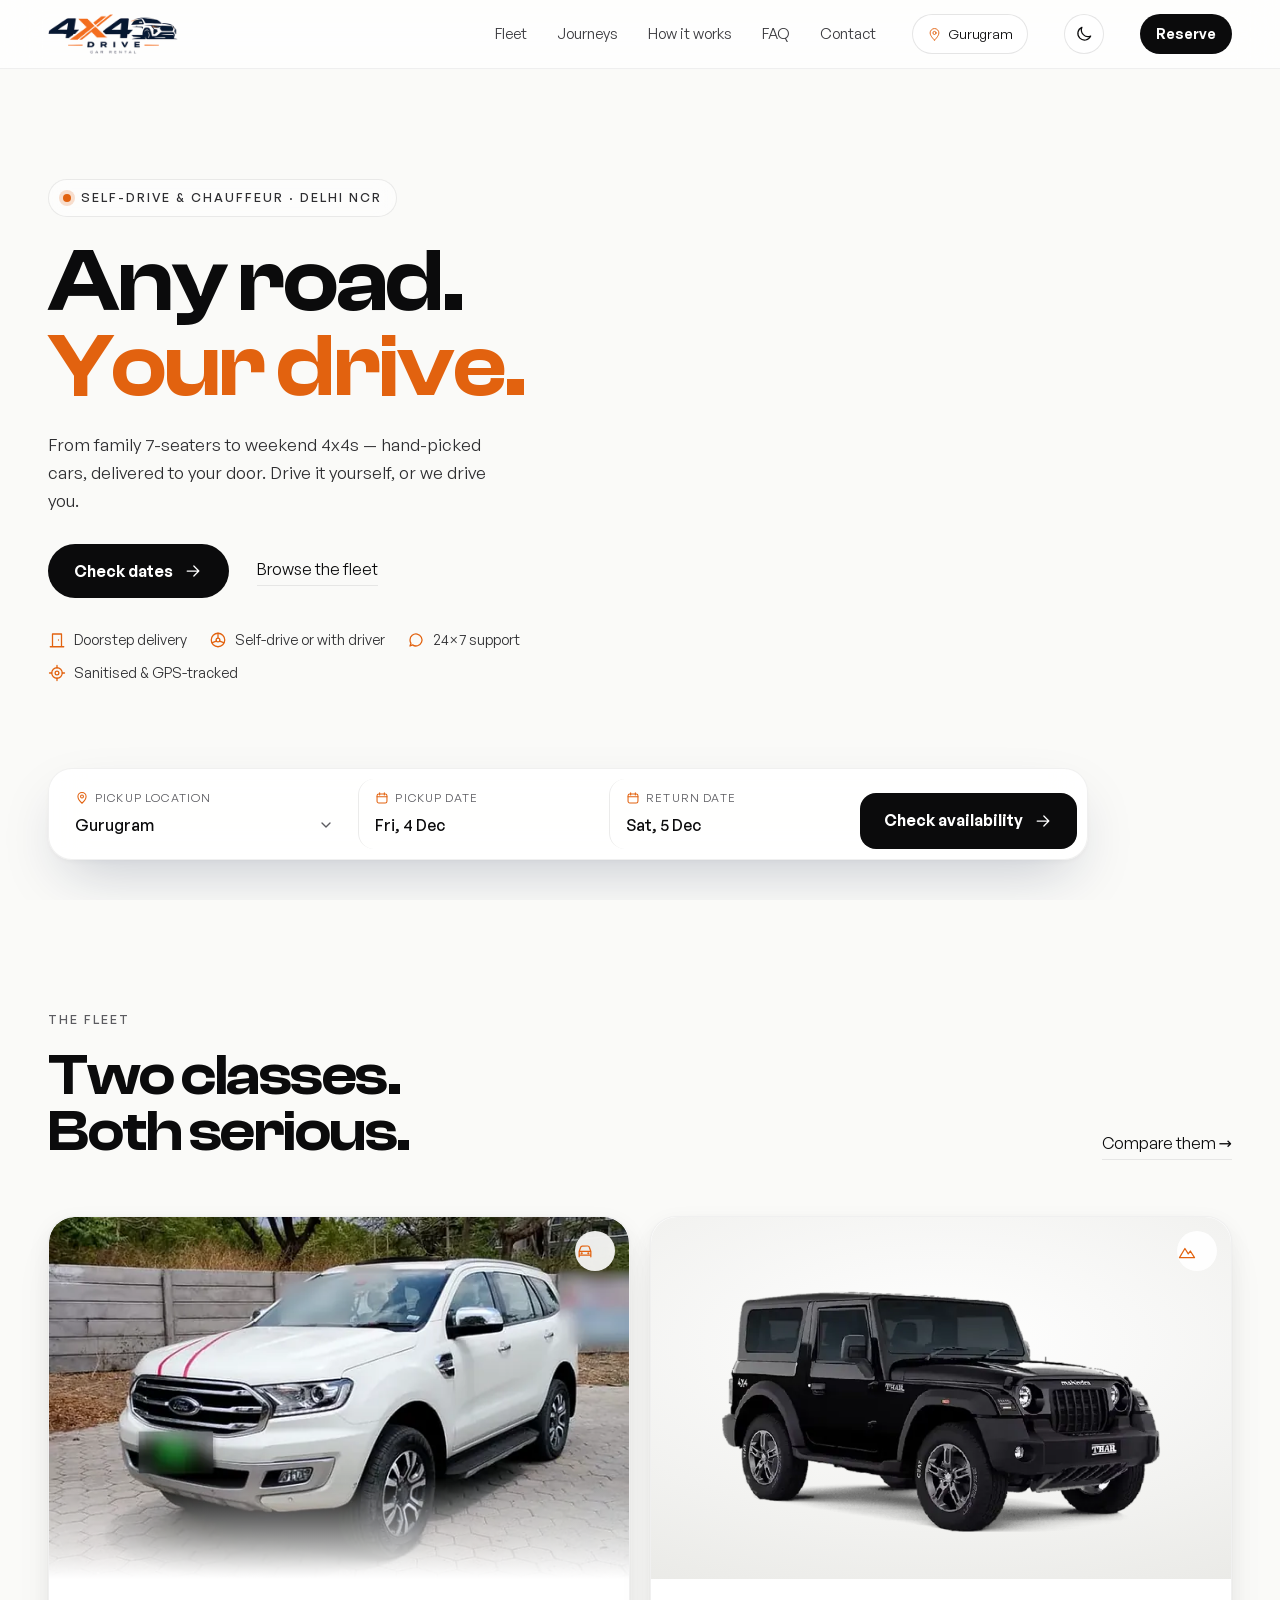
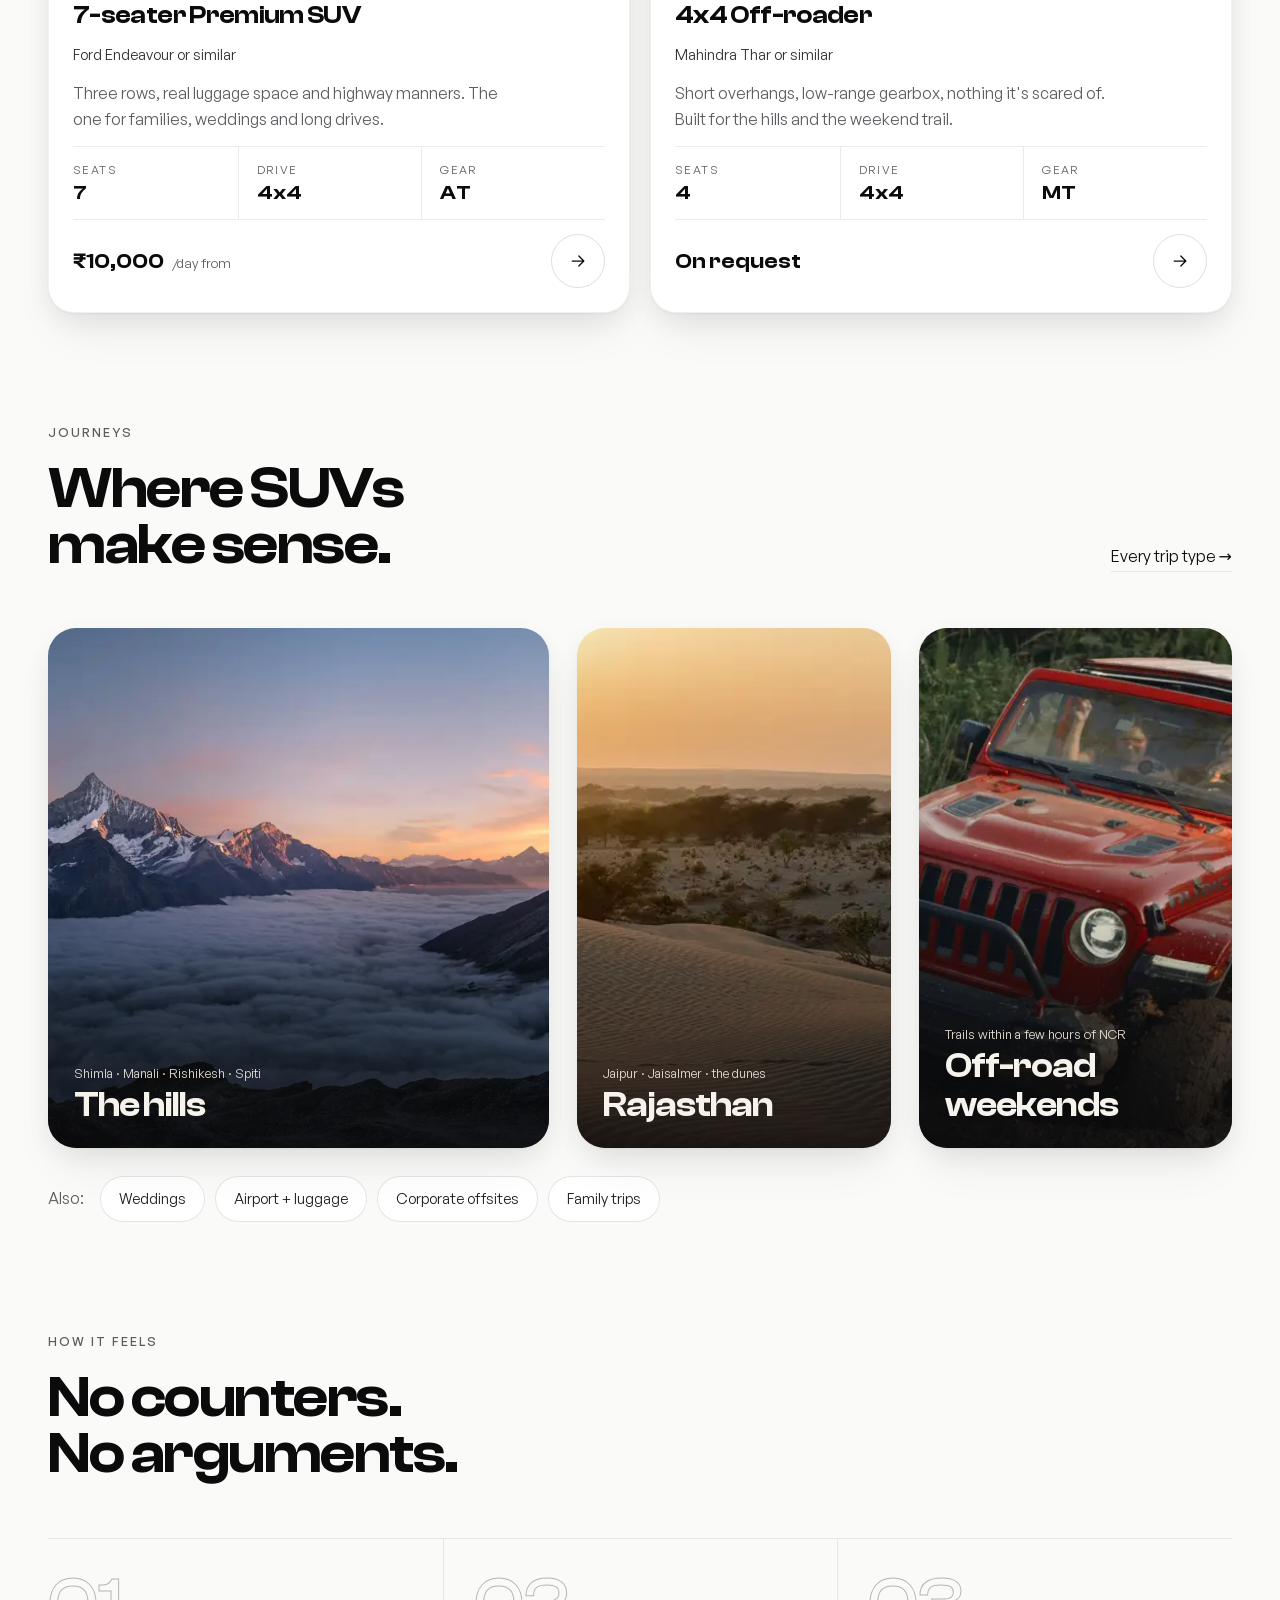
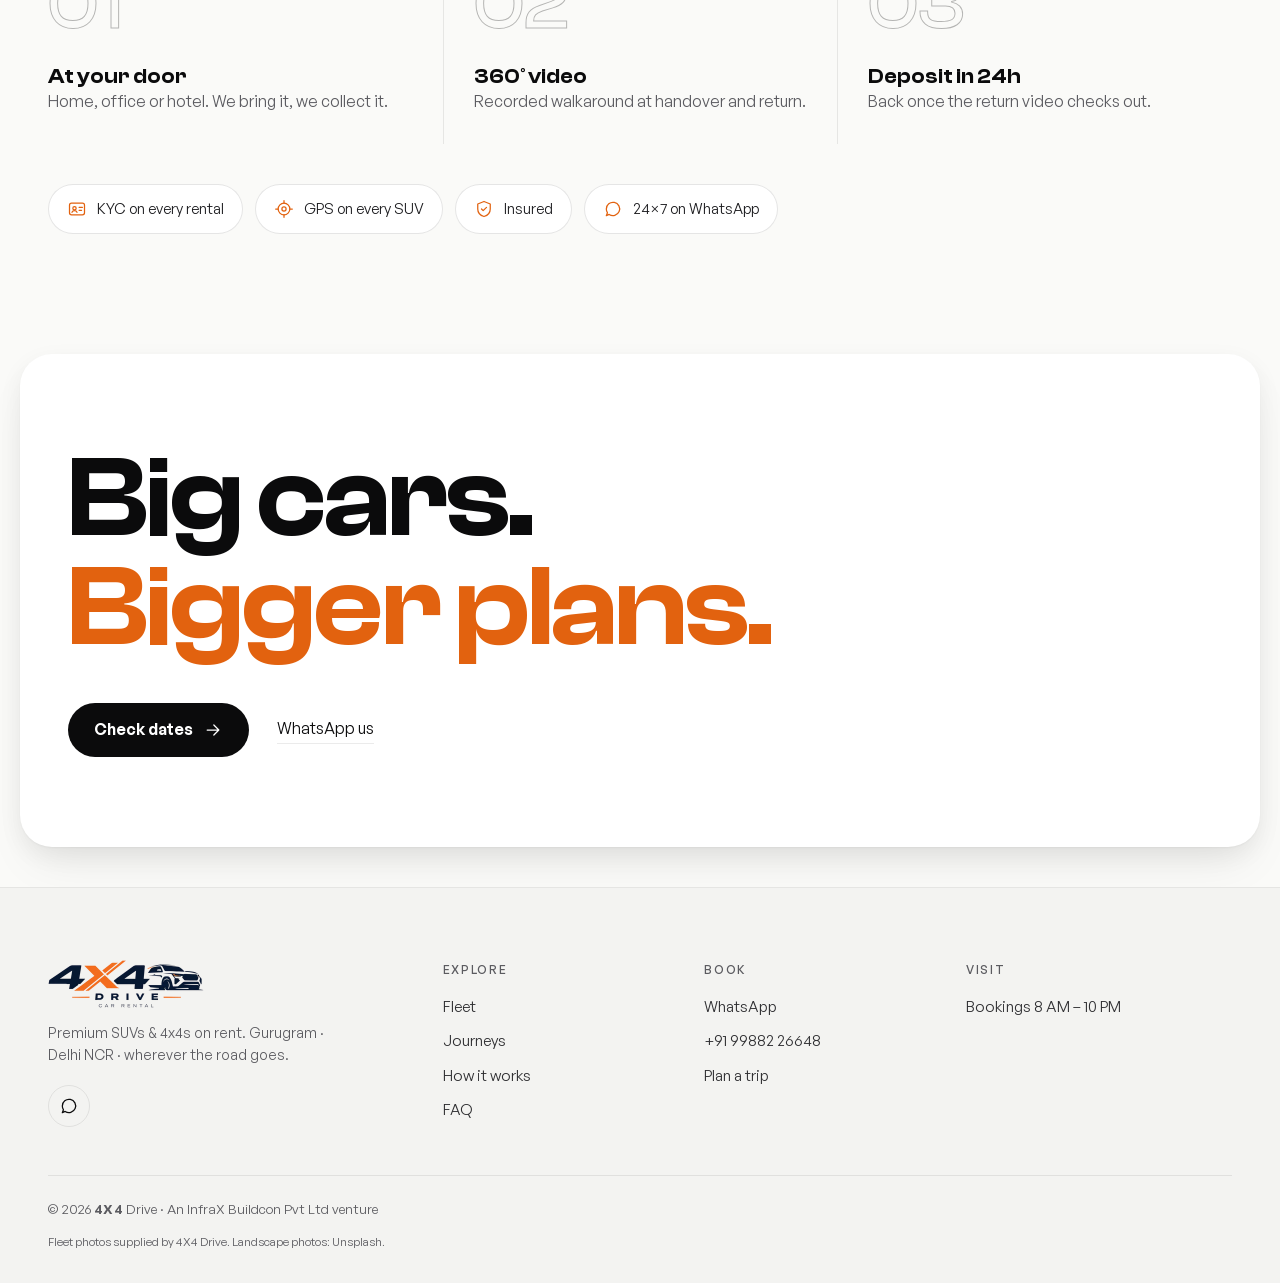
<file: index.html>
<!doctype html><html lang="en" data-theme="light"><head><meta charset="utf-8">
<meta name="viewport" content="width=device-width,initial-scale=1,viewport-fit=cover">
<title>4X4 Drive — Car rental in Gurugram & Delhi NCR</title><meta name="description" content="Self-drive and chauffeur car rental in Gurugram & Delhi NCR — SUVs, 7-seaters and 4x4s delivered to your door.">
<meta name="theme-color" content="#FAFAF8">
<script>(function(){try{var t=localStorage.getItem("theme");if(t!=="dark")t="light";document.documentElement.dataset.theme=t;document.querySelector('meta[name=theme-color]').content=t==="light"?"#FAFAF8":"#0A0B0D"}catch(e){}if(!("onpagereveal" in window))document.documentElement.classList.add("nvt")})()</script>
<link rel="manifest" href="manifest.webmanifest"><link rel="icon" type="image/png" sizes="32x32" href="img/icon-32.png?v=26cb3f08"><link rel="apple-touch-icon" href="img/icon-180.png?v=26cb3f08">
<meta name="apple-mobile-web-app-capable" content="yes"><meta name="mobile-web-app-capable" content="yes"><meta name="apple-mobile-web-app-status-bar-style" content="black-translucent"><meta name="apple-mobile-web-app-title" content="4X4 Drive">
<link rel="preload" as="image" media="(max-width:767px)" href="img/hero-endeavour-m.webp" fetchpriority="high"><link rel="preload" as="image" media="(min-width:768px)" href="img/hero-endeavour-1200.webp" imagesrcset="img/hero-endeavour-1200.webp 1200w, img/hero-endeavour.webp 2400w" imagesizes="100vw" fetchpriority="high"><link rel="preload" href="fonts/ClashDisplay-600.woff2" as="font" type="font/woff2" crossorigin><link rel="preload" href="fonts/GeneralSans-400.woff2" as="font" type="font/woff2" crossorigin>
<link rel="stylesheet" href="css/style.css?v=526a995d"></head><body data-page="index.html">
<svg width="0" height="0" style="position:absolute" aria-hidden="true">
<symbol id="i-home" viewBox="0 0 24 24"><path d="M3 10.5 12 3l9 7.5V21h-6v-6H9v6H3z"/></symbol>
<symbol id="i-car" viewBox="0 0 24 24"><path d="M5 17h14v-4.5l-1.8-5A2 2 0 0 0 15.3 6H8.7a2 2 0 0 0-1.9 1.5L5 12.5zM5 12.5h14M5 17v2M19 17v2"/><circle cx="8" cy="14.8" r=".6"/><circle cx="16" cy="14.8" r=".6"/></symbol>
<symbol id="i-mtn" viewBox="0 0 24 24"><path d="m3 20 6.5-11 4 6.5 2.5-3.5L21 20z"/></symbol>
<symbol id="i-cal" viewBox="0 0 24 24"><rect x="3.5" y="5" width="17" height="15.5" rx="3"/><path d="M3.5 10h17M8 3v4M16 3v4"/></symbol>
<symbol id="i-chat" viewBox="0 0 24 24"><path d="M4 12a8 8 0 1 1 3.4 6.5L4 20l1.3-3.6A8 8 0 0 1 4 12z"/></symbol>
<symbol id="i-pin" viewBox="0 0 24 24"><path d="M12 21s-7-6.2-7-11.5a7 7 0 0 1 14 0C19 14.8 12 21 12 21z"/><circle cx="12" cy="9.5" r="2.5"/></symbol>
<symbol id="i-arrow" viewBox="0 0 24 24"><path d="M5 12h14M13 6l6 6-6 6"/></symbol>
<symbol id="i-door" viewBox="0 0 24 24"><path d="M3 21h18M6 21V4h12v17M14 12h.01"/></symbol>
<symbol id="i-video" viewBox="0 0 24 24"><rect x="3" y="6" width="13" height="12" rx="2.5"/><path d="m16 10 5-3v10l-5-3"/></symbol>
<symbol id="i-shield" viewBox="0 0 24 24"><path d="M12 3 4.5 6v6c0 4.5 3.2 7.8 7.5 9 4.3-1.2 7.5-4.5 7.5-9V6z"/><path d="m9 12 2 2 4-4"/></symbol>
<symbol id="i-id" viewBox="0 0 24 24"><rect x="3" y="5" width="18" height="14" rx="2.5"/><circle cx="9" cy="11" r="2"/><path d="M6 16c.6-1.5 1.7-2 3-2s2.4.5 3 2M14.5 10h4M14.5 13.5h3"/></symbol>
<symbol id="i-gps" viewBox="0 0 24 24"><circle cx="12" cy="12" r="7"/><circle cx="12" cy="12" r="2.5"/><path d="M12 2v3M12 19v3M2 12h3M19 12h3"/></symbol>
<symbol id="i-clock" viewBox="0 0 24 24"><circle cx="12" cy="12" r="9"/><path d="M12 7v5l3 2"/></symbol>
<symbol id="i-wheel" viewBox="0 0 24 24"><circle cx="12" cy="12" r="9"/><circle cx="12" cy="12" r="2.5"/><path d="M12 3v6.5M4.5 15.5l5.3-2M19.5 15.5l-5.3-2"/></symbol>
<symbol id="i-sun" viewBox="0 0 24 24"><circle cx="12" cy="12" r="4"/><path d="M12 2v2M12 20v2M4.9 4.9l1.4 1.4M17.7 17.7l1.4 1.4M2 12h2M20 12h2M4.9 19.1l1.4-1.4M17.7 6.3l1.4-1.4"/></symbol>
<symbol id="i-moon" viewBox="0 0 24 24"><path d="M20 14.5A8 8 0 0 1 9.5 4a8 8 0 1 0 10.5 10.5z"/></symbol>
<symbol id="i-chev" viewBox="0 0 24 24"><path d="m6 9 6 6 6-6"/></symbol>
<symbol id="i-x" viewBox="0 0 24 24"><path d="M6 6l12 12M18 6 6 18"/></symbol>
<symbol id="i-plus" viewBox="0 0 24 24"><path d="M12 5v14M5 12h14"/></symbol>
<symbol id="i-seat" viewBox="0 0 24 24"><path d="M7 4v9h10M7 13l-1 7M17 13v7M9 9h6"/></symbol><symbol id="i-fuel" viewBox="0 0 24 24"><path d="M5 20V5a1 1 0 0 1 1-1h7a1 1 0 0 1 1 1v15M4 20h11M5 10h9M14 8l3 2v7a1.5 1.5 0 0 0 3 0V9l-2-2"/></symbol><symbol id="i-gear" viewBox="0 0 24 24"><circle cx="6" cy="6" r="2"/><circle cx="12" cy="6" r="2"/><circle cx="18" cy="6" r="2"/><circle cx="6" cy="18" r="2"/><circle cx="12" cy="18" r="2"/><path d="M6 8v8M12 8v8M18 8v4H6"/></symbol>
<symbol id="i-bolt" viewBox="0 0 24 24"><path d="M13 2 4 14h7l-1 8 9-12h-7z"/></symbol>
<symbol id="i-more" viewBox="0 0 24 24"><circle cx="5" cy="12" r="1.3"/><circle cx="12" cy="12" r="1.3"/><circle cx="19" cy="12" r="1.3"/></symbol>
<symbol id="i-check" viewBox="0 0 24 24"><path d="m5 12.5 4.5 4.5L19 7.5"/></symbol>
<symbol id="i-phone" viewBox="0 0 24 24"><path d="M5 4h4l2 5-2.5 1.5a11 11 0 0 0 5 5L15 13l5 2v4a2 2 0 0 1-2 2A16 16 0 0 1 3 6a2 2 0 0 1 2-2"/></symbol>
<symbol id="i-mail" viewBox="0 0 24 24"><rect x="3" y="5" width="18" height="14" rx="2.5"/><path d="m3.5 6.5 8.5 6.5 8.5-6.5"/></symbol>
<symbol id="i-help" viewBox="0 0 24 24"><circle cx="12" cy="12" r="9"/><path d="M9.5 9.5a2.5 2.5 0 1 1 3.5 2.3c-.6.3-1 .9-1 1.6v.6M12 17h.01"/></symbol>
<symbol id="i-ig" viewBox="0 0 24 24"><rect x="3.5" y="3.5" width="17" height="17" rx="5"/><circle cx="12" cy="12" r="4"/><circle cx="17" cy="7" r=".6"/></symbol>
<symbol id="i-yt" viewBox="0 0 24 24"><rect x="2.5" y="5.5" width="19" height="13" rx="4"/><path d="m10 9.5 5 2.5-5 2.5z"/></symbol>
<symbol id="i-steps" viewBox="0 0 24 24"><path d="M4 18h4v-4h4v-4h4V6h4"/></symbol>
</svg>

<a class="skip" href="#main">Skip to content</a>
<header class="bar"><a href="index.html" class="logo" aria-label="4X4 Drive home"><img class="lg-lt" src="img/logo.webp?v=730c210c" alt="4X4 Drive" width="130" height="40"><img class="lg-dk" src="img/logo-dark.webp?v=fa94fe3b" alt="4X4 Drive" width="130" height="40"></a>
<nav class="links" aria-label="Main"><a href="fleet.html">Fleet</a><a href="journeys.html">Journeys</a><a href="how-it-works.html">How it works</a><a href="faq.html">FAQ</a><a href="contact.html">Contact</a></nav>
<span class="city"><svg><use href="#i-pin"/></svg>Gurugram</span>
<button class="tbtn press" data-theme-toggle aria-label="Toggle light/dark theme"><svg class="sun"><use href="#i-sun"/></svg><svg class="moon"><use href="#i-moon"/></svg></button>
<button class="btn sm desk press" data-open-book>Reserve</button></header>
<main id="main">
<section class="hx">
<div class="hx-media"><picture><source media="(max-width:767px)" srcset="img/hero-endeavour-m.webp" width="720" height="686"><img class="hx-img img-light" src="img/hero-endeavour-1200.webp" srcset="img/hero-endeavour-1200.webp 1200w, img/hero-endeavour.webp 2400w" sizes="100vw" alt="White Ford Endeavour on a snowy mountain road" fetchpriority="high" decoding="async" width="2400" height="1846"></picture><img class="hx-img img-dark" src="img/hero-dark-900.webp" srcset="img/hero-dark-900.webp 900w, img/hero-dark.webp 1800w" sizes="100vw" alt="Red 4x4 climbing a muddy trail" loading="lazy" decoding="async" width="1800" height="1012"><div class="hx-scrim"></div></div>
<div class="hx-in">
<p class="kicker hx-kick"><span class="dot"></span>Self-drive & chauffeur · Delhi NCR</p>
<h1 class="display hx-h">Any road.<br><em>Your drive.</em></h1>
<p class="sub hx-sub">From family 7-seaters to weekend 4x4s — hand-picked cars, delivered to your door. Drive it yourself, or we drive you.</p>
<div class="hero-cta"><button class="btn press" data-open-book>Check dates<svg><use href="#i-arrow"/></svg></button><a class="link" href="fleet.html">Browse the fleet</a></div>
<ul class="hx-trust"><li><svg><use href="#i-door"/></svg>Doorstep delivery</li><li><svg><use href="#i-wheel"/></svg>Self-drive or with driver</li><li><svg><use href="#i-chat"/></svg>24×7 support</li><li><svg><use href="#i-gps"/></svg>Sanitised & GPS-tracked</li></ul>
</div>
<form class="hx-quick" id="quick" aria-label="Quick availability check">
<label class="qf"><span><svg><use href="#i-pin"/></svg>Pickup location</span><select name="city"><option>Gurugram</option><option>Delhi</option><option>Noida</option><option>Faridabad</option><option>IGI Airport</option></select></label>
<label class="qf"><span><svg><use href="#i-cal"/></svg>Pickup date</span><input type="date" name="from" required></label>
<label class="qf"><span><svg><use href="#i-cal"/></svg>Return date</span><input type="date" name="to" required></label>
<button class="btn press qbtn" type="submit">Check availability<svg><use href="#i-arrow"/></svg></button>
</form>
</section>
<section class="sec"><div class="sec-head split"><div><p class="kicker">The fleet</p><h2 class="display md">Two classes.<br>Both serious.</h2></div><a class="link" href="fleet.html">Compare them →</a></div>
<div class="grid fleet two-up" id="homefleet"></div></section>
<section class="sec"><div class="sec-head split"><div><p class="kicker">Journeys</p><h2 class="display md">Where SUVs<br>make sense.</h2></div><a class="link" href="journeys.html">Every trip type →</a></div><div class="rail trips">
<a class="trip big press" href="#" data-trip="Hill trip"><img class="fade" src="img/hills.webp" alt="Snow peaks above clouds" loading="lazy" width="1000" height="667"><div><span>Shimla · Manali · Rishikesh · Spiti</span><h3 class="display sm">The hills</h3></div></a>
<a class="trip press" href="#" data-trip="Rajasthan trip"><img class="fade" src="img/journeys/jaisalmer-dunes.webp" srcset="img/journeys/jaisalmer-dunes-640.webp 640w, img/journeys/jaisalmer-dunes.webp 1000w" sizes="(max-width:767px) 80vw, 420px" alt="Sand dunes near Jaisalmer, Thar Desert, Rajasthan" loading="lazy" width="1000" height="667"><div><span>Jaipur · Jaisalmer · the dunes</span><h3 class="display sm">Rajasthan</h3></div></a>
<a class="trip press" href="#" data-trip="Off-road weekend"><img class="fade" src="img/hero-dark-900.webp" alt="Red 4x4 climbing through mud" loading="lazy" width="900" height="506"><div><span>Trails within a few hours of NCR</span><h3 class="display sm">Off-road weekends</h3></div></a>
</div>
<div class="uses"><span>Also:</span><button class="pill press" data-trip="Wedding">Weddings</button><button class="pill press" data-trip="Airport with luggage">Airport + luggage</button><button class="pill press" data-trip="Corporate offsite">Corporate offsites</button><button class="pill press" data-trip="Family trip">Family trips</button></div></section>
<section class="sec"><div class="sec-head"><p class="kicker">How it feels</p><h2 class="display md">No counters.<br>No arguments.</h2></div>
<div class="steps"><div><b class="num">01</b><h3>At your door</h3><p>Home, office or hotel. We bring it, we collect it.</p></div><div><b class="num">02</b><h3>360° video</h3><p>Recorded walkaround at handover and return.</p></div><div><b class="num">03</b><h3>Deposit in 24h</h3><p>Back once the return video checks out.</p></div></div><ul class="trust"><li><svg><use href="#i-id"/></svg>KYC on every rental</li><li><svg><use href="#i-gps"/></svg>GPS on every SUV</li><li><svg><use href="#i-shield"/></svg>Insured</li><li><svg><use href="#i-chat"/></svg>24×7 on WhatsApp</li></ul></section>
<section class="sec end"><h2 class="display xl">Big cars.<br><em>Bigger plans.</em></h2><div class="hero-cta"><button class="btn press" data-open-book>Check dates<svg><use href="#i-arrow"/></svg></button><a class="link" data-wa href="#">WhatsApp us</a></div></section></main>
<footer class="foot"><div class="foot-grid">
<div class="foot-brand"><div class="logo"><img class="lg-lt" src="img/logo.webp?v=730c210c" alt="4X4 Drive" width="156" height="48"><img class="lg-dk" src="img/logo-dark.webp?v=fa94fe3b" alt="4X4 Drive" width="156" height="48"></div><p>Premium SUVs & 4x4s on rent. Gurugram · Delhi NCR · wherever the road goes.</p>
<div class="social"><a data-social="instagram" href="#" aria-label="Instagram"><svg><use href="#i-ig"/></svg></a><a data-social="youtube" href="#" aria-label="YouTube"><svg><use href="#i-yt"/></svg></a><a data-wa href="#" aria-label="WhatsApp"><svg><use href="#i-chat"/></svg></a></div></div>
<div class="fcol"><h4>Explore</h4><a href="fleet.html">Fleet</a><a href="journeys.html">Journeys</a><a href="how-it-works.html">How it works</a><a href="faq.html">FAQ</a></div>
<div class="fcol"><h4>Book</h4><a data-wa href="#">WhatsApp</a><a data-phone href="#"></a><a href="contact.html">Plan a trip</a></div>
<div class="fcol"><h4>Visit</h4><p data-address data-req="address"></p><p data-hours></p></div></div>
<div class="foot-bot"><p>© <span data-yr></span> <span data-brand>4X4 Drive</span> · An InfraX Buildcon Pvt Ltd venture</p></div><p class="credits">Fleet photos supplied by 4X4 Drive. Landscape photos: Unsplash.</p></footer>
<a class="fab press" data-wa href="#" aria-label="Chat on WhatsApp"><svg><use href="#i-chat"/></svg></a>
<form id="sheetbook" class="bookform sheet-panel only-sheet" aria-label="Reserve a car"><div class="grab" aria-hidden="true"></div>
<div class="sheet-head"><h2>Reserve</h2><button type="button" class="close press" aria-label="Close" data-close><svg><use href="#i-x"/></svg></button></div>
<div class="seg" role="radiogroup" aria-label="Drive type"><label><input type="radio" name="mode" value="Self-drive" checked><span>Self-drive</span></label><label><input type="radio" name="mode" value="With driver"><span>With driver</span></label></div>
<div class="f"><span>Car type</span><div class="typepick" role="radiogroup" aria-label="Car type"></div></div>
<div class="two"><label class="f"><span>Pickup</span><input type="date" name="from" required></label><label class="f"><span>Time</span><input type="time" name="fromT" value="10:00"></label></div>
<div class="two"><label class="f"><span>Return</span><input type="date" name="to" required></label><label class="f"><span>Time</span><input type="time" name="toT" value="10:00"></label></div>
<label class="f"><span>City</span><select name="city"><option>Gurugram</option><option>Delhi</option><option>Noida</option><option>Faridabad</option><option>Outstation trip</option></select></label>
<button class="btn full press" type="submit">Get a quote on WhatsApp<svg><use href="#i-arrow"/></svg></button>
<p class="note">Nothing to pay now. We confirm the car and price on chat.</p></form>
<div class="more-panel" role="dialog" aria-label="More"><div class="grab" aria-hidden="true"></div>
<div class="sheet-head"><h2>More</h2><button type="button" class="close press" aria-label="Close" data-close><svg><use href="#i-x"/></svg></button></div>
<a class="mrow press" href="how-it-works.html"><svg><use href="#i-steps"/></svg>How it works</a>
<a class="mrow press" href="faq.html"><svg><use href="#i-help"/></svg>FAQ</a>
<a class="mrow press" href="contact.html"><svg><use href="#i-phone"/></svg>Contact</a>
<a class="mrow press" data-wa href="#"><svg><use href="#i-chat"/></svg>WhatsApp us</a>
<button class="mrow press" data-theme-toggle><svg class="sun"><use href="#i-sun"/></svg><svg class="moon"><use href="#i-moon"/></svg><span class="lt">Light mode</span><span class="dk">Dark mode</span></button></div>
<nav class="tabbar" aria-label="App navigation"><a href="index.html" class="press on" aria-current="page"><svg><use href="#i-home"/></svg>Home</a><a href="fleet.html" class="press"><svg><use href="#i-car"/></svg>Fleet</a><a href="journeys.html" class="press"><svg><use href="#i-mtn"/></svg>Journeys</a>
<button data-open-book class="press book"><svg><use href="#i-cal"/></svg>Book</button>
<button data-open-more class="press"><svg><use href="#i-more"/></svg>More</button></nav>
<div class="scrim" data-close></div>
<script src="js/config.js?v=b9ae7b6e"></script><script src="js/app.js?v=f5794ee2" defer></script></body></html>
</file>
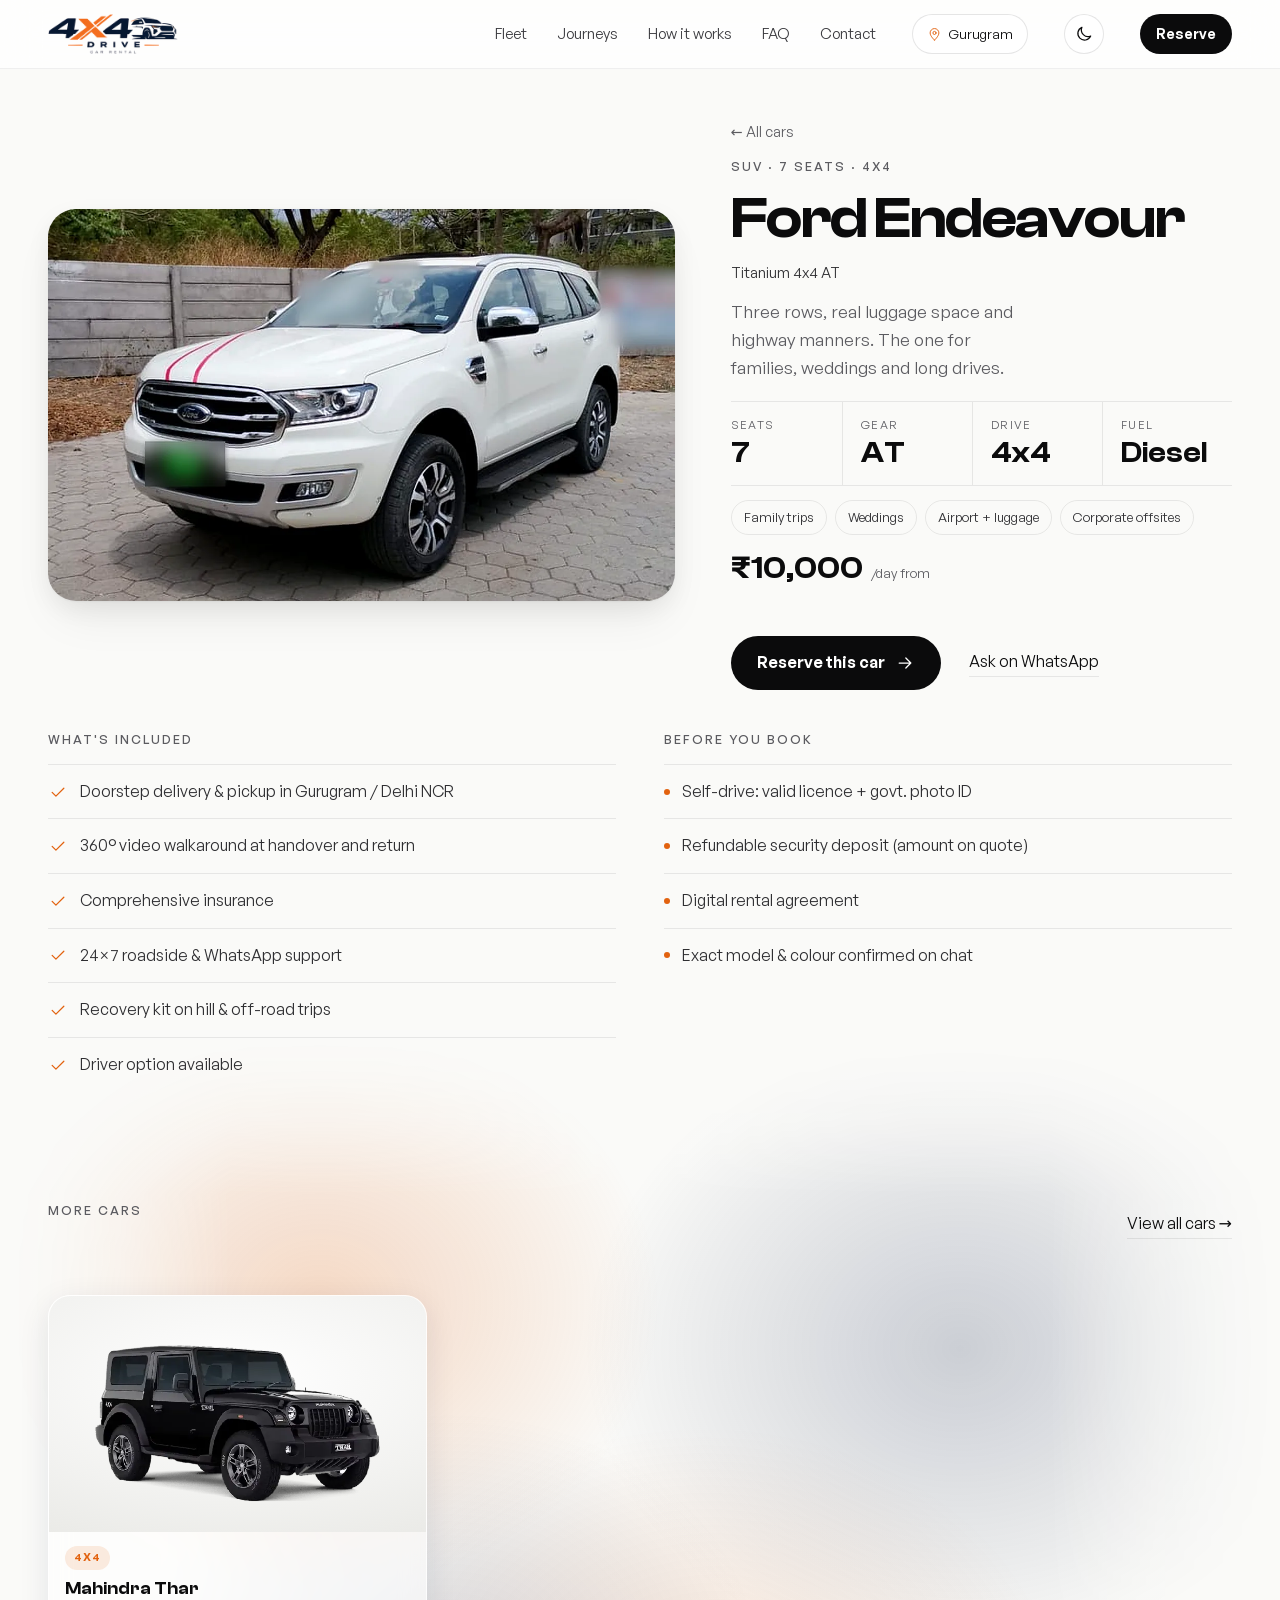
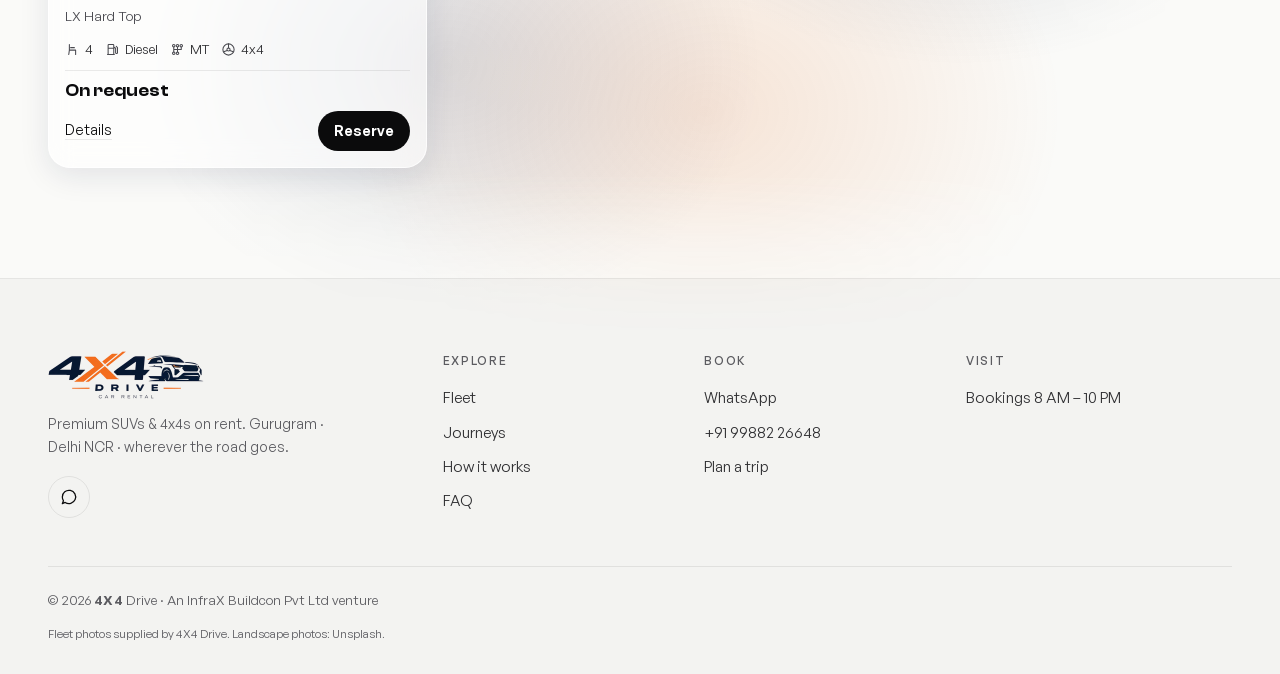
<file: car.html>
<!doctype html><html lang="en" data-theme="light"><head><meta charset="utf-8">
<meta name="viewport" content="width=device-width,initial-scale=1,viewport-fit=cover">
<title>Car details — 4X4 Drive</title><meta name="description" content="Car details, specs and booking.">
<meta name="theme-color" content="#FAFAF8">
<script>(function(){try{var t=localStorage.getItem("theme");if(t!=="dark")t="light";document.documentElement.dataset.theme=t;document.querySelector('meta[name=theme-color]').content=t==="light"?"#FAFAF8":"#0A0B0D"}catch(e){}if(!("onpagereveal" in window))document.documentElement.classList.add("nvt")})()</script>
<link rel="manifest" href="manifest.webmanifest"><link rel="icon" type="image/png" sizes="32x32" href="img/icon-32.png?v=26cb3f08"><link rel="apple-touch-icon" href="img/icon-180.png?v=26cb3f08">
<meta name="apple-mobile-web-app-capable" content="yes"><meta name="mobile-web-app-capable" content="yes"><meta name="apple-mobile-web-app-status-bar-style" content="black-translucent"><meta name="apple-mobile-web-app-title" content="4X4 Drive">
<link rel="preload" href="fonts/ClashDisplay-600.woff2" as="font" type="font/woff2" crossorigin><link rel="preload" href="fonts/GeneralSans-400.woff2" as="font" type="font/woff2" crossorigin>
<link rel="stylesheet" href="css/style.css?v=526a995d"></head><body data-page="car.html">
<svg width="0" height="0" style="position:absolute" aria-hidden="true">
<symbol id="i-home" viewBox="0 0 24 24"><path d="M3 10.5 12 3l9 7.5V21h-6v-6H9v6H3z"/></symbol>
<symbol id="i-car" viewBox="0 0 24 24"><path d="M5 17h14v-4.5l-1.8-5A2 2 0 0 0 15.3 6H8.7a2 2 0 0 0-1.9 1.5L5 12.5zM5 12.5h14M5 17v2M19 17v2"/><circle cx="8" cy="14.8" r=".6"/><circle cx="16" cy="14.8" r=".6"/></symbol>
<symbol id="i-mtn" viewBox="0 0 24 24"><path d="m3 20 6.5-11 4 6.5 2.5-3.5L21 20z"/></symbol>
<symbol id="i-cal" viewBox="0 0 24 24"><rect x="3.5" y="5" width="17" height="15.5" rx="3"/><path d="M3.5 10h17M8 3v4M16 3v4"/></symbol>
<symbol id="i-chat" viewBox="0 0 24 24"><path d="M4 12a8 8 0 1 1 3.4 6.5L4 20l1.3-3.6A8 8 0 0 1 4 12z"/></symbol>
<symbol id="i-pin" viewBox="0 0 24 24"><path d="M12 21s-7-6.2-7-11.5a7 7 0 0 1 14 0C19 14.8 12 21 12 21z"/><circle cx="12" cy="9.5" r="2.5"/></symbol>
<symbol id="i-arrow" viewBox="0 0 24 24"><path d="M5 12h14M13 6l6 6-6 6"/></symbol>
<symbol id="i-door" viewBox="0 0 24 24"><path d="M3 21h18M6 21V4h12v17M14 12h.01"/></symbol>
<symbol id="i-video" viewBox="0 0 24 24"><rect x="3" y="6" width="13" height="12" rx="2.5"/><path d="m16 10 5-3v10l-5-3"/></symbol>
<symbol id="i-shield" viewBox="0 0 24 24"><path d="M12 3 4.5 6v6c0 4.5 3.2 7.8 7.5 9 4.3-1.2 7.5-4.5 7.5-9V6z"/><path d="m9 12 2 2 4-4"/></symbol>
<symbol id="i-id" viewBox="0 0 24 24"><rect x="3" y="5" width="18" height="14" rx="2.5"/><circle cx="9" cy="11" r="2"/><path d="M6 16c.6-1.5 1.7-2 3-2s2.4.5 3 2M14.5 10h4M14.5 13.5h3"/></symbol>
<symbol id="i-gps" viewBox="0 0 24 24"><circle cx="12" cy="12" r="7"/><circle cx="12" cy="12" r="2.5"/><path d="M12 2v3M12 19v3M2 12h3M19 12h3"/></symbol>
<symbol id="i-clock" viewBox="0 0 24 24"><circle cx="12" cy="12" r="9"/><path d="M12 7v5l3 2"/></symbol>
<symbol id="i-wheel" viewBox="0 0 24 24"><circle cx="12" cy="12" r="9"/><circle cx="12" cy="12" r="2.5"/><path d="M12 3v6.5M4.5 15.5l5.3-2M19.5 15.5l-5.3-2"/></symbol>
<symbol id="i-sun" viewBox="0 0 24 24"><circle cx="12" cy="12" r="4"/><path d="M12 2v2M12 20v2M4.9 4.9l1.4 1.4M17.7 17.7l1.4 1.4M2 12h2M20 12h2M4.9 19.1l1.4-1.4M17.7 6.3l1.4-1.4"/></symbol>
<symbol id="i-moon" viewBox="0 0 24 24"><path d="M20 14.5A8 8 0 0 1 9.5 4a8 8 0 1 0 10.5 10.5z"/></symbol>
<symbol id="i-chev" viewBox="0 0 24 24"><path d="m6 9 6 6 6-6"/></symbol>
<symbol id="i-x" viewBox="0 0 24 24"><path d="M6 6l12 12M18 6 6 18"/></symbol>
<symbol id="i-plus" viewBox="0 0 24 24"><path d="M12 5v14M5 12h14"/></symbol>
<symbol id="i-seat" viewBox="0 0 24 24"><path d="M7 4v9h10M7 13l-1 7M17 13v7M9 9h6"/></symbol><symbol id="i-fuel" viewBox="0 0 24 24"><path d="M5 20V5a1 1 0 0 1 1-1h7a1 1 0 0 1 1 1v15M4 20h11M5 10h9M14 8l3 2v7a1.5 1.5 0 0 0 3 0V9l-2-2"/></symbol><symbol id="i-gear" viewBox="0 0 24 24"><circle cx="6" cy="6" r="2"/><circle cx="12" cy="6" r="2"/><circle cx="18" cy="6" r="2"/><circle cx="6" cy="18" r="2"/><circle cx="12" cy="18" r="2"/><path d="M6 8v8M12 8v8M18 8v4H6"/></symbol>
<symbol id="i-bolt" viewBox="0 0 24 24"><path d="M13 2 4 14h7l-1 8 9-12h-7z"/></symbol>
<symbol id="i-more" viewBox="0 0 24 24"><circle cx="5" cy="12" r="1.3"/><circle cx="12" cy="12" r="1.3"/><circle cx="19" cy="12" r="1.3"/></symbol>
<symbol id="i-check" viewBox="0 0 24 24"><path d="m5 12.5 4.5 4.5L19 7.5"/></symbol>
<symbol id="i-phone" viewBox="0 0 24 24"><path d="M5 4h4l2 5-2.5 1.5a11 11 0 0 0 5 5L15 13l5 2v4a2 2 0 0 1-2 2A16 16 0 0 1 3 6a2 2 0 0 1 2-2"/></symbol>
<symbol id="i-mail" viewBox="0 0 24 24"><rect x="3" y="5" width="18" height="14" rx="2.5"/><path d="m3.5 6.5 8.5 6.5 8.5-6.5"/></symbol>
<symbol id="i-help" viewBox="0 0 24 24"><circle cx="12" cy="12" r="9"/><path d="M9.5 9.5a2.5 2.5 0 1 1 3.5 2.3c-.6.3-1 .9-1 1.6v.6M12 17h.01"/></symbol>
<symbol id="i-ig" viewBox="0 0 24 24"><rect x="3.5" y="3.5" width="17" height="17" rx="5"/><circle cx="12" cy="12" r="4"/><circle cx="17" cy="7" r=".6"/></symbol>
<symbol id="i-yt" viewBox="0 0 24 24"><rect x="2.5" y="5.5" width="19" height="13" rx="4"/><path d="m10 9.5 5 2.5-5 2.5z"/></symbol>
<symbol id="i-steps" viewBox="0 0 24 24"><path d="M4 18h4v-4h4v-4h4V6h4"/></symbol>
</svg>

<a class="skip" href="#main">Skip to content</a>
<header class="bar"><a href="index.html" class="logo" aria-label="4X4 Drive home"><img class="lg-lt" src="img/logo.webp?v=730c210c" alt="4X4 Drive" width="130" height="40"><img class="lg-dk" src="img/logo-dark.webp?v=fa94fe3b" alt="4X4 Drive" width="130" height="40"></a>
<nav class="links" aria-label="Main"><a href="fleet.html">Fleet</a><a href="journeys.html">Journeys</a><a href="how-it-works.html">How it works</a><a href="faq.html">FAQ</a><a href="contact.html">Contact</a></nav>
<span class="city"><svg><use href="#i-pin"/></svg>Gurugram</span>
<button class="tbtn press" data-theme-toggle aria-label="Toggle light/dark theme"><svg class="sun"><use href="#i-sun"/></svg><svg class="moon"><use href="#i-moon"/></svg></button>
<button class="btn sm desk press" data-open-book>Reserve</button></header>
<main id="main"><section class="cd" id="cardetail"></section>
<section class="sec tight"><div class="cd-grid"><div><p class="kicker">What's included</p><ul class="incl" id="cd-included"></ul></div>
<div><p class="kicker">Before you book</p><ul class="incl plain"><li>Self-drive: valid licence + govt. photo ID</li><li>Refundable security deposit (amount on quote)</li><li>Digital rental agreement</li><li>Exact model & colour confirmed on chat</li></ul></div></div></section>
<section class="sec"><div class="sec-head split"><div><p class="kicker">More cars</p></div><a class="link" href="fleet.html">View all cars →</a></div><div class="vgrid" id="cd-more"></div></section></main>
<footer class="foot"><div class="foot-grid">
<div class="foot-brand"><div class="logo"><img class="lg-lt" src="img/logo.webp?v=730c210c" alt="4X4 Drive" width="156" height="48"><img class="lg-dk" src="img/logo-dark.webp?v=fa94fe3b" alt="4X4 Drive" width="156" height="48"></div><p>Premium SUVs & 4x4s on rent. Gurugram · Delhi NCR · wherever the road goes.</p>
<div class="social"><a data-social="instagram" href="#" aria-label="Instagram"><svg><use href="#i-ig"/></svg></a><a data-social="youtube" href="#" aria-label="YouTube"><svg><use href="#i-yt"/></svg></a><a data-wa href="#" aria-label="WhatsApp"><svg><use href="#i-chat"/></svg></a></div></div>
<div class="fcol"><h4>Explore</h4><a href="fleet.html">Fleet</a><a href="journeys.html">Journeys</a><a href="how-it-works.html">How it works</a><a href="faq.html">FAQ</a></div>
<div class="fcol"><h4>Book</h4><a data-wa href="#">WhatsApp</a><a data-phone href="#"></a><a href="contact.html">Plan a trip</a></div>
<div class="fcol"><h4>Visit</h4><p data-address data-req="address"></p><p data-hours></p></div></div>
<div class="foot-bot"><p>© <span data-yr></span> <span data-brand>4X4 Drive</span> · An InfraX Buildcon Pvt Ltd venture</p></div><p class="credits">Fleet photos supplied by 4X4 Drive. Landscape photos: Unsplash.</p></footer>
<a class="fab press" data-wa href="#" aria-label="Chat on WhatsApp"><svg><use href="#i-chat"/></svg></a>
<form id="sheetbook" class="bookform sheet-panel only-sheet" aria-label="Reserve a car"><div class="grab" aria-hidden="true"></div>
<div class="sheet-head"><h2>Reserve</h2><button type="button" class="close press" aria-label="Close" data-close><svg><use href="#i-x"/></svg></button></div>
<div class="seg" role="radiogroup" aria-label="Drive type"><label><input type="radio" name="mode" value="Self-drive" checked><span>Self-drive</span></label><label><input type="radio" name="mode" value="With driver"><span>With driver</span></label></div>
<div class="f"><span>Car type</span><div class="typepick" role="radiogroup" aria-label="Car type"></div></div>
<div class="two"><label class="f"><span>Pickup</span><input type="date" name="from" required></label><label class="f"><span>Time</span><input type="time" name="fromT" value="10:00"></label></div>
<div class="two"><label class="f"><span>Return</span><input type="date" name="to" required></label><label class="f"><span>Time</span><input type="time" name="toT" value="10:00"></label></div>
<label class="f"><span>City</span><select name="city"><option>Gurugram</option><option>Delhi</option><option>Noida</option><option>Faridabad</option><option>Outstation trip</option></select></label>
<button class="btn full press" type="submit">Get a quote on WhatsApp<svg><use href="#i-arrow"/></svg></button>
<p class="note">Nothing to pay now. We confirm the car and price on chat.</p></form>
<div class="more-panel" role="dialog" aria-label="More"><div class="grab" aria-hidden="true"></div>
<div class="sheet-head"><h2>More</h2><button type="button" class="close press" aria-label="Close" data-close><svg><use href="#i-x"/></svg></button></div>
<a class="mrow press" href="how-it-works.html"><svg><use href="#i-steps"/></svg>How it works</a>
<a class="mrow press" href="faq.html"><svg><use href="#i-help"/></svg>FAQ</a>
<a class="mrow press" href="contact.html"><svg><use href="#i-phone"/></svg>Contact</a>
<a class="mrow press" data-wa href="#"><svg><use href="#i-chat"/></svg>WhatsApp us</a>
<button class="mrow press" data-theme-toggle><svg class="sun"><use href="#i-sun"/></svg><svg class="moon"><use href="#i-moon"/></svg><span class="lt">Light mode</span><span class="dk">Dark mode</span></button></div>
<nav class="tabbar" aria-label="App navigation"><a href="index.html" class="press"><svg><use href="#i-home"/></svg>Home</a><a href="fleet.html" class="press on" aria-current="page"><svg><use href="#i-car"/></svg>Fleet</a><a href="journeys.html" class="press"><svg><use href="#i-mtn"/></svg>Journeys</a>
<button data-open-book class="press book"><svg><use href="#i-cal"/></svg>Book</button>
<button data-open-more class="press"><svg><use href="#i-more"/></svg>More</button></nav>
<div class="scrim" data-close></div>
<script src="js/config.js?v=b9ae7b6e"></script><script src="js/app.js?v=f5794ee2" defer></script></body></html>
</file>
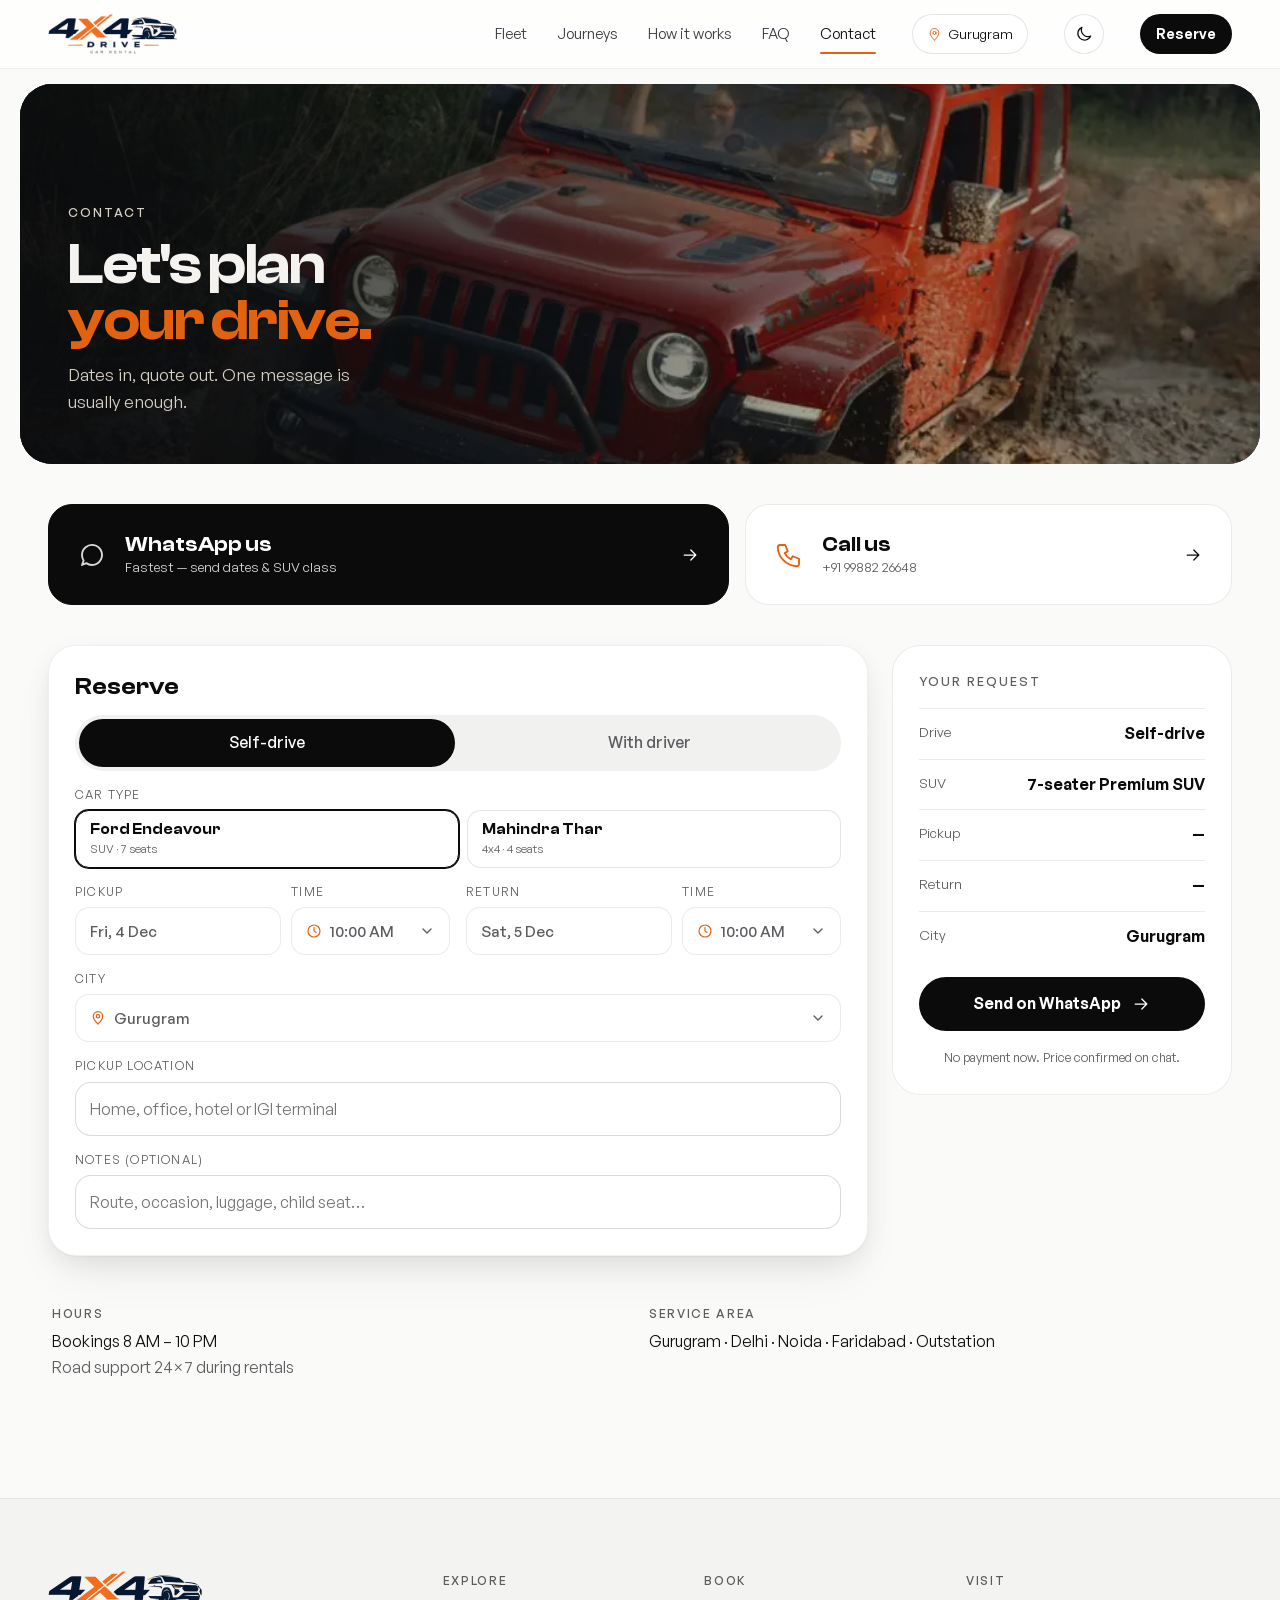
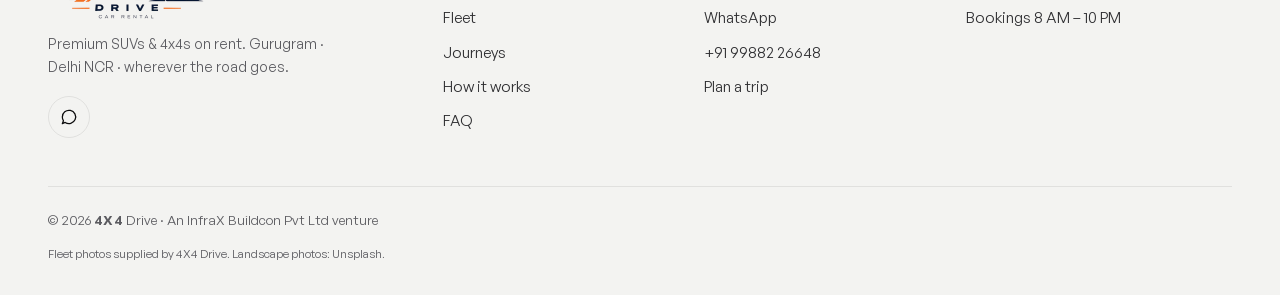
<file: contact.html>
<!doctype html><html lang="en" data-theme="light"><head><meta charset="utf-8">
<meta name="viewport" content="width=device-width,initial-scale=1,viewport-fit=cover">
<title>Plan your drive — 4X4 Drive</title><meta name="description" content="Book a premium SUV or 4x4 in Gurugram & Delhi NCR. WhatsApp, call or send your dates.">
<meta name="theme-color" content="#FAFAF8">
<script>(function(){try{var t=localStorage.getItem("theme");if(t!=="dark")t="light";document.documentElement.dataset.theme=t;document.querySelector('meta[name=theme-color]').content=t==="light"?"#FAFAF8":"#0A0B0D"}catch(e){}if(!("onpagereveal" in window))document.documentElement.classList.add("nvt")})()</script>
<link rel="manifest" href="manifest.webmanifest"><link rel="icon" type="image/png" sizes="32x32" href="img/icon-32.png?v=26cb3f08"><link rel="apple-touch-icon" href="img/icon-180.png?v=26cb3f08">
<meta name="apple-mobile-web-app-capable" content="yes"><meta name="mobile-web-app-capable" content="yes"><meta name="apple-mobile-web-app-status-bar-style" content="black-translucent"><meta name="apple-mobile-web-app-title" content="4X4 Drive">
<link rel="preload" href="fonts/ClashDisplay-600.woff2" as="font" type="font/woff2" crossorigin><link rel="preload" href="fonts/GeneralSans-400.woff2" as="font" type="font/woff2" crossorigin>
<link rel="stylesheet" href="css/style.css?v=526a995d"></head><body data-page="contact.html">
<svg width="0" height="0" style="position:absolute" aria-hidden="true">
<symbol id="i-home" viewBox="0 0 24 24"><path d="M3 10.5 12 3l9 7.5V21h-6v-6H9v6H3z"/></symbol>
<symbol id="i-car" viewBox="0 0 24 24"><path d="M5 17h14v-4.5l-1.8-5A2 2 0 0 0 15.3 6H8.7a2 2 0 0 0-1.9 1.5L5 12.5zM5 12.5h14M5 17v2M19 17v2"/><circle cx="8" cy="14.8" r=".6"/><circle cx="16" cy="14.8" r=".6"/></symbol>
<symbol id="i-mtn" viewBox="0 0 24 24"><path d="m3 20 6.5-11 4 6.5 2.5-3.5L21 20z"/></symbol>
<symbol id="i-cal" viewBox="0 0 24 24"><rect x="3.5" y="5" width="17" height="15.5" rx="3"/><path d="M3.5 10h17M8 3v4M16 3v4"/></symbol>
<symbol id="i-chat" viewBox="0 0 24 24"><path d="M4 12a8 8 0 1 1 3.4 6.5L4 20l1.3-3.6A8 8 0 0 1 4 12z"/></symbol>
<symbol id="i-pin" viewBox="0 0 24 24"><path d="M12 21s-7-6.2-7-11.5a7 7 0 0 1 14 0C19 14.8 12 21 12 21z"/><circle cx="12" cy="9.5" r="2.5"/></symbol>
<symbol id="i-arrow" viewBox="0 0 24 24"><path d="M5 12h14M13 6l6 6-6 6"/></symbol>
<symbol id="i-door" viewBox="0 0 24 24"><path d="M3 21h18M6 21V4h12v17M14 12h.01"/></symbol>
<symbol id="i-video" viewBox="0 0 24 24"><rect x="3" y="6" width="13" height="12" rx="2.5"/><path d="m16 10 5-3v10l-5-3"/></symbol>
<symbol id="i-shield" viewBox="0 0 24 24"><path d="M12 3 4.5 6v6c0 4.5 3.2 7.8 7.5 9 4.3-1.2 7.5-4.5 7.5-9V6z"/><path d="m9 12 2 2 4-4"/></symbol>
<symbol id="i-id" viewBox="0 0 24 24"><rect x="3" y="5" width="18" height="14" rx="2.5"/><circle cx="9" cy="11" r="2"/><path d="M6 16c.6-1.5 1.7-2 3-2s2.4.5 3 2M14.5 10h4M14.5 13.5h3"/></symbol>
<symbol id="i-gps" viewBox="0 0 24 24"><circle cx="12" cy="12" r="7"/><circle cx="12" cy="12" r="2.5"/><path d="M12 2v3M12 19v3M2 12h3M19 12h3"/></symbol>
<symbol id="i-clock" viewBox="0 0 24 24"><circle cx="12" cy="12" r="9"/><path d="M12 7v5l3 2"/></symbol>
<symbol id="i-wheel" viewBox="0 0 24 24"><circle cx="12" cy="12" r="9"/><circle cx="12" cy="12" r="2.5"/><path d="M12 3v6.5M4.5 15.5l5.3-2M19.5 15.5l-5.3-2"/></symbol>
<symbol id="i-sun" viewBox="0 0 24 24"><circle cx="12" cy="12" r="4"/><path d="M12 2v2M12 20v2M4.9 4.9l1.4 1.4M17.7 17.7l1.4 1.4M2 12h2M20 12h2M4.9 19.1l1.4-1.4M17.7 6.3l1.4-1.4"/></symbol>
<symbol id="i-moon" viewBox="0 0 24 24"><path d="M20 14.5A8 8 0 0 1 9.5 4a8 8 0 1 0 10.5 10.5z"/></symbol>
<symbol id="i-chev" viewBox="0 0 24 24"><path d="m6 9 6 6 6-6"/></symbol>
<symbol id="i-x" viewBox="0 0 24 24"><path d="M6 6l12 12M18 6 6 18"/></symbol>
<symbol id="i-plus" viewBox="0 0 24 24"><path d="M12 5v14M5 12h14"/></symbol>
<symbol id="i-seat" viewBox="0 0 24 24"><path d="M7 4v9h10M7 13l-1 7M17 13v7M9 9h6"/></symbol><symbol id="i-fuel" viewBox="0 0 24 24"><path d="M5 20V5a1 1 0 0 1 1-1h7a1 1 0 0 1 1 1v15M4 20h11M5 10h9M14 8l3 2v7a1.5 1.5 0 0 0 3 0V9l-2-2"/></symbol><symbol id="i-gear" viewBox="0 0 24 24"><circle cx="6" cy="6" r="2"/><circle cx="12" cy="6" r="2"/><circle cx="18" cy="6" r="2"/><circle cx="6" cy="18" r="2"/><circle cx="12" cy="18" r="2"/><path d="M6 8v8M12 8v8M18 8v4H6"/></symbol>
<symbol id="i-bolt" viewBox="0 0 24 24"><path d="M13 2 4 14h7l-1 8 9-12h-7z"/></symbol>
<symbol id="i-more" viewBox="0 0 24 24"><circle cx="5" cy="12" r="1.3"/><circle cx="12" cy="12" r="1.3"/><circle cx="19" cy="12" r="1.3"/></symbol>
<symbol id="i-check" viewBox="0 0 24 24"><path d="m5 12.5 4.5 4.5L19 7.5"/></symbol>
<symbol id="i-phone" viewBox="0 0 24 24"><path d="M5 4h4l2 5-2.5 1.5a11 11 0 0 0 5 5L15 13l5 2v4a2 2 0 0 1-2 2A16 16 0 0 1 3 6a2 2 0 0 1 2-2"/></symbol>
<symbol id="i-mail" viewBox="0 0 24 24"><rect x="3" y="5" width="18" height="14" rx="2.5"/><path d="m3.5 6.5 8.5 6.5 8.5-6.5"/></symbol>
<symbol id="i-help" viewBox="0 0 24 24"><circle cx="12" cy="12" r="9"/><path d="M9.5 9.5a2.5 2.5 0 1 1 3.5 2.3c-.6.3-1 .9-1 1.6v.6M12 17h.01"/></symbol>
<symbol id="i-ig" viewBox="0 0 24 24"><rect x="3.5" y="3.5" width="17" height="17" rx="5"/><circle cx="12" cy="12" r="4"/><circle cx="17" cy="7" r=".6"/></symbol>
<symbol id="i-yt" viewBox="0 0 24 24"><rect x="2.5" y="5.5" width="19" height="13" rx="4"/><path d="m10 9.5 5 2.5-5 2.5z"/></symbol>
<symbol id="i-steps" viewBox="0 0 24 24"><path d="M4 18h4v-4h4v-4h4V6h4"/></symbol>
</svg>

<a class="skip" href="#main">Skip to content</a>
<header class="bar"><a href="index.html" class="logo" aria-label="4X4 Drive home"><img class="lg-lt" src="img/logo.webp?v=730c210c" alt="4X4 Drive" width="130" height="40"><img class="lg-dk" src="img/logo-dark.webp?v=fa94fe3b" alt="4X4 Drive" width="130" height="40"></a>
<nav class="links" aria-label="Main"><a href="fleet.html">Fleet</a><a href="journeys.html">Journeys</a><a href="how-it-works.html">How it works</a><a href="faq.html">FAQ</a><a href="contact.html" aria-current="page">Contact</a></nav>
<span class="city"><svg><use href="#i-pin"/></svg>Gurugram</span>
<button class="tbtn press" data-theme-toggle aria-label="Toggle light/dark theme"><svg class="sun"><use href="#i-sun"/></svg><svg class="moon"><use href="#i-moon"/></svg></button>
<button class="btn sm desk press" data-open-book>Reserve</button></header>
<main id="main">
<section class="chero"><img src="img/hero-dark-900.webp" alt="" class="chero-img" width="900" height="506"><div class="chero-in"><p class="kicker">Contact</p><h1 class="display md">Let's plan<br><em>your drive.</em></h1><p class="sub">Dates in, quote out. One message is usually enough.</p></div></section>
<section class="sec tight"><div class="actions">
<a class="act act-wa press" data-wa href="#"><svg><use href="#i-chat"/></svg><span><b>WhatsApp us</b><small>Fastest — send dates & SUV class</small></span><svg class="arr"><use href="#i-arrow"/></svg></a>
<a class="act press" data-tel href="#"><svg><use href="#i-phone"/></svg><span><b>Call us</b><small data-phone-txt>+91 99882 26648</small></span><svg class="arr"><use href="#i-arrow"/></svg></a></div></section>
<section class="sec tight"><div class="cform"><form id="book" class="bookform inline big card-form" aria-label="Reserve a car">
<div class="sheet-head"><h2>Reserve</h2></div>
<div class="seg" role="radiogroup" aria-label="Drive type"><label><input type="radio" name="mode" value="Self-drive" checked><span>Self-drive</span></label><label><input type="radio" name="mode" value="With driver"><span>With driver</span></label></div>
<div class="f"><span>Car type</span><div class="typepick" role="radiogroup" aria-label="Car type"></div></div>
<div class="two"><label class="f"><span>Pickup</span><input type="date" name="from" required></label><label class="f"><span>Time</span><input type="time" name="fromT" value="10:00"></label></div>
<div class="two"><label class="f"><span>Return</span><input type="date" name="to" required></label><label class="f"><span>Time</span><input type="time" name="toT" value="10:00"></label></div>
<label class="f"><span>City</span><select name="city"><option>Gurugram</option><option>Delhi</option><option>Noida</option><option>Faridabad</option><option>Outstation trip</option></select></label><label class="f"><span>Pickup location</span><input type="text" name="loc" placeholder="Home, office, hotel or IGI terminal"></label><label class="f"><span>Notes (optional)</span><input type="text" name="note" placeholder="Route, occasion, luggage, child seat…"></label>
<button class="btn full press" type="submit">Get a quote on WhatsApp<svg><use href="#i-arrow"/></svg></button>
<p class="note">Nothing to pay now. We confirm the car and price on chat.</p></form>
<aside class="csum"><p class="kicker">Your request</p><dl id="sum"><div><dt>Drive</dt><dd data-s="mode">Self-drive</dd></div><div><dt>SUV</dt><dd data-s="car">—</dd></div><div><dt>Pickup</dt><dd data-s="from">—</dd></div><div><dt>Return</dt><dd data-s="to">—</dd></div><div><dt>City</dt><dd data-s="city">Gurugram</dd></div></dl>
<button class="btn full press" type="submit" form="book">Send on WhatsApp<svg><use href="#i-arrow"/></svg></button><p class="note">No payment now. Price confirmed on chat.</p></aside></div></section>
<section class="sec tight"><div class="cinfo2"><div class="mapcard" data-req="address" role="img" aria-label="Location map"><div class="mapgrid"></div><span class="pin"><svg><use href="#i-pin"/></svg></span><div class="mapcap"><b>Gurugram, Haryana</b><span data-address></span></div></div>
<div class="infocol"><div><h4>Hours</h4><p data-hours></p><p class="muted">Road support 24×7 during rentals</p></div><div data-req="email"><h4>Email</h4><p><a data-email-plain href="#"></a></p></div><div><h4>Service area</h4><p>Gurugram · Delhi · Noida · Faridabad · Outstation</p></div></div></div></section></main>
<footer class="foot"><div class="foot-grid">
<div class="foot-brand"><div class="logo"><img class="lg-lt" src="img/logo.webp?v=730c210c" alt="4X4 Drive" width="156" height="48"><img class="lg-dk" src="img/logo-dark.webp?v=fa94fe3b" alt="4X4 Drive" width="156" height="48"></div><p>Premium SUVs & 4x4s on rent. Gurugram · Delhi NCR · wherever the road goes.</p>
<div class="social"><a data-social="instagram" href="#" aria-label="Instagram"><svg><use href="#i-ig"/></svg></a><a data-social="youtube" href="#" aria-label="YouTube"><svg><use href="#i-yt"/></svg></a><a data-wa href="#" aria-label="WhatsApp"><svg><use href="#i-chat"/></svg></a></div></div>
<div class="fcol"><h4>Explore</h4><a href="fleet.html">Fleet</a><a href="journeys.html">Journeys</a><a href="how-it-works.html">How it works</a><a href="faq.html">FAQ</a></div>
<div class="fcol"><h4>Book</h4><a data-wa href="#">WhatsApp</a><a data-phone href="#"></a><a href="contact.html">Plan a trip</a></div>
<div class="fcol"><h4>Visit</h4><p data-address data-req="address"></p><p data-hours></p></div></div>
<div class="foot-bot"><p>© <span data-yr></span> <span data-brand>4X4 Drive</span> · An InfraX Buildcon Pvt Ltd venture</p></div><p class="credits">Fleet photos supplied by 4X4 Drive. Landscape photos: Unsplash.</p></footer>
<a class="fab press" data-wa href="#" aria-label="Chat on WhatsApp"><svg><use href="#i-chat"/></svg></a>
<form id="sheetbook" class="bookform sheet-panel only-sheet" aria-label="Reserve a car"><div class="grab" aria-hidden="true"></div>
<div class="sheet-head"><h2>Reserve</h2><button type="button" class="close press" aria-label="Close" data-close><svg><use href="#i-x"/></svg></button></div>
<div class="seg" role="radiogroup" aria-label="Drive type"><label><input type="radio" name="mode" value="Self-drive" checked><span>Self-drive</span></label><label><input type="radio" name="mode" value="With driver"><span>With driver</span></label></div>
<div class="f"><span>Car type</span><div class="typepick" role="radiogroup" aria-label="Car type"></div></div>
<div class="two"><label class="f"><span>Pickup</span><input type="date" name="from" required></label><label class="f"><span>Time</span><input type="time" name="fromT" value="10:00"></label></div>
<div class="two"><label class="f"><span>Return</span><input type="date" name="to" required></label><label class="f"><span>Time</span><input type="time" name="toT" value="10:00"></label></div>
<label class="f"><span>City</span><select name="city"><option>Gurugram</option><option>Delhi</option><option>Noida</option><option>Faridabad</option><option>Outstation trip</option></select></label>
<button class="btn full press" type="submit">Get a quote on WhatsApp<svg><use href="#i-arrow"/></svg></button>
<p class="note">Nothing to pay now. We confirm the car and price on chat.</p></form>
<div class="more-panel" role="dialog" aria-label="More"><div class="grab" aria-hidden="true"></div>
<div class="sheet-head"><h2>More</h2><button type="button" class="close press" aria-label="Close" data-close><svg><use href="#i-x"/></svg></button></div>
<a class="mrow press" href="how-it-works.html"><svg><use href="#i-steps"/></svg>How it works</a>
<a class="mrow press" href="faq.html"><svg><use href="#i-help"/></svg>FAQ</a>
<a class="mrow press" href="contact.html"><svg><use href="#i-phone"/></svg>Contact</a>
<a class="mrow press" data-wa href="#"><svg><use href="#i-chat"/></svg>WhatsApp us</a>
<button class="mrow press" data-theme-toggle><svg class="sun"><use href="#i-sun"/></svg><svg class="moon"><use href="#i-moon"/></svg><span class="lt">Light mode</span><span class="dk">Dark mode</span></button></div>
<nav class="tabbar" aria-label="App navigation"><a href="index.html" class="press"><svg><use href="#i-home"/></svg>Home</a><a href="fleet.html" class="press"><svg><use href="#i-car"/></svg>Fleet</a><a href="journeys.html" class="press"><svg><use href="#i-mtn"/></svg>Journeys</a>
<button data-open-book class="press book"><svg><use href="#i-cal"/></svg>Book</button>
<button data-open-more class="press on"><svg><use href="#i-more"/></svg>More</button></nav>
<div class="scrim" data-close></div>
<script src="js/config.js?v=b9ae7b6e"></script><script src="js/app.js?v=f5794ee2" defer></script></body></html>
</file>
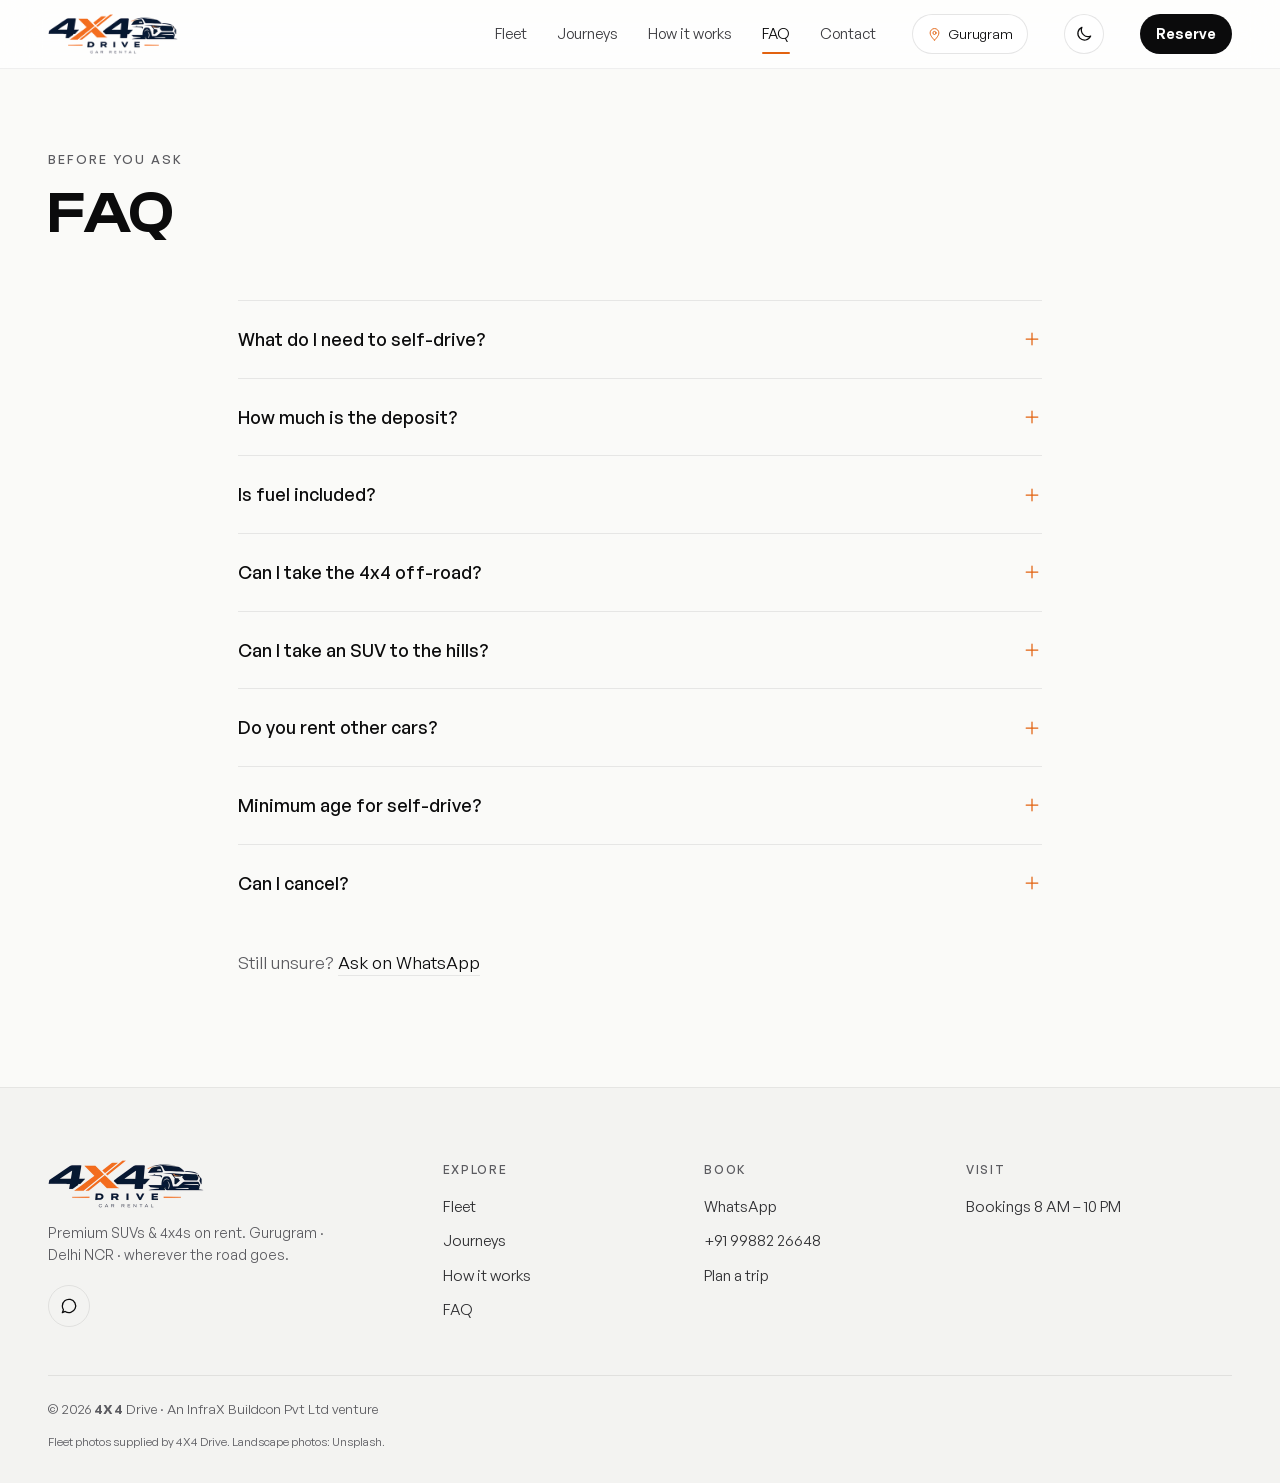
<file: faq.html>
<!doctype html><html lang="en" data-theme="light"><head><meta charset="utf-8">
<meta name="viewport" content="width=device-width,initial-scale=1,viewport-fit=cover">
<title>FAQ — 4X4 Drive</title><meta name="description" content="Answers about documents, deposit, fuel, hills and off-road trips.">
<meta name="theme-color" content="#FAFAF8">
<script>(function(){try{var t=localStorage.getItem("theme");if(t!=="dark")t="light";document.documentElement.dataset.theme=t;document.querySelector('meta[name=theme-color]').content=t==="light"?"#FAFAF8":"#0A0B0D"}catch(e){}if(!("onpagereveal" in window))document.documentElement.classList.add("nvt")})()</script>
<link rel="manifest" href="manifest.webmanifest"><link rel="icon" type="image/png" sizes="32x32" href="img/icon-32.png?v=26cb3f08"><link rel="apple-touch-icon" href="img/icon-180.png?v=26cb3f08">
<meta name="apple-mobile-web-app-capable" content="yes"><meta name="mobile-web-app-capable" content="yes"><meta name="apple-mobile-web-app-status-bar-style" content="black-translucent"><meta name="apple-mobile-web-app-title" content="4X4 Drive">
<link rel="preload" href="fonts/ClashDisplay-600.woff2" as="font" type="font/woff2" crossorigin><link rel="preload" href="fonts/GeneralSans-400.woff2" as="font" type="font/woff2" crossorigin>
<link rel="stylesheet" href="css/style.css?v=526a995d"></head><body data-page="faq.html">
<svg width="0" height="0" style="position:absolute" aria-hidden="true">
<symbol id="i-home" viewBox="0 0 24 24"><path d="M3 10.5 12 3l9 7.5V21h-6v-6H9v6H3z"/></symbol>
<symbol id="i-car" viewBox="0 0 24 24"><path d="M5 17h14v-4.5l-1.8-5A2 2 0 0 0 15.3 6H8.7a2 2 0 0 0-1.9 1.5L5 12.5zM5 12.5h14M5 17v2M19 17v2"/><circle cx="8" cy="14.8" r=".6"/><circle cx="16" cy="14.8" r=".6"/></symbol>
<symbol id="i-mtn" viewBox="0 0 24 24"><path d="m3 20 6.5-11 4 6.5 2.5-3.5L21 20z"/></symbol>
<symbol id="i-cal" viewBox="0 0 24 24"><rect x="3.5" y="5" width="17" height="15.5" rx="3"/><path d="M3.5 10h17M8 3v4M16 3v4"/></symbol>
<symbol id="i-chat" viewBox="0 0 24 24"><path d="M4 12a8 8 0 1 1 3.4 6.5L4 20l1.3-3.6A8 8 0 0 1 4 12z"/></symbol>
<symbol id="i-pin" viewBox="0 0 24 24"><path d="M12 21s-7-6.2-7-11.5a7 7 0 0 1 14 0C19 14.8 12 21 12 21z"/><circle cx="12" cy="9.5" r="2.5"/></symbol>
<symbol id="i-arrow" viewBox="0 0 24 24"><path d="M5 12h14M13 6l6 6-6 6"/></symbol>
<symbol id="i-door" viewBox="0 0 24 24"><path d="M3 21h18M6 21V4h12v17M14 12h.01"/></symbol>
<symbol id="i-video" viewBox="0 0 24 24"><rect x="3" y="6" width="13" height="12" rx="2.5"/><path d="m16 10 5-3v10l-5-3"/></symbol>
<symbol id="i-shield" viewBox="0 0 24 24"><path d="M12 3 4.5 6v6c0 4.5 3.2 7.8 7.5 9 4.3-1.2 7.5-4.5 7.5-9V6z"/><path d="m9 12 2 2 4-4"/></symbol>
<symbol id="i-id" viewBox="0 0 24 24"><rect x="3" y="5" width="18" height="14" rx="2.5"/><circle cx="9" cy="11" r="2"/><path d="M6 16c.6-1.5 1.7-2 3-2s2.4.5 3 2M14.5 10h4M14.5 13.5h3"/></symbol>
<symbol id="i-gps" viewBox="0 0 24 24"><circle cx="12" cy="12" r="7"/><circle cx="12" cy="12" r="2.5"/><path d="M12 2v3M12 19v3M2 12h3M19 12h3"/></symbol>
<symbol id="i-clock" viewBox="0 0 24 24"><circle cx="12" cy="12" r="9"/><path d="M12 7v5l3 2"/></symbol>
<symbol id="i-wheel" viewBox="0 0 24 24"><circle cx="12" cy="12" r="9"/><circle cx="12" cy="12" r="2.5"/><path d="M12 3v6.5M4.5 15.5l5.3-2M19.5 15.5l-5.3-2"/></symbol>
<symbol id="i-sun" viewBox="0 0 24 24"><circle cx="12" cy="12" r="4"/><path d="M12 2v2M12 20v2M4.9 4.9l1.4 1.4M17.7 17.7l1.4 1.4M2 12h2M20 12h2M4.9 19.1l1.4-1.4M17.7 6.3l1.4-1.4"/></symbol>
<symbol id="i-moon" viewBox="0 0 24 24"><path d="M20 14.5A8 8 0 0 1 9.5 4a8 8 0 1 0 10.5 10.5z"/></symbol>
<symbol id="i-chev" viewBox="0 0 24 24"><path d="m6 9 6 6 6-6"/></symbol>
<symbol id="i-x" viewBox="0 0 24 24"><path d="M6 6l12 12M18 6 6 18"/></symbol>
<symbol id="i-plus" viewBox="0 0 24 24"><path d="M12 5v14M5 12h14"/></symbol>
<symbol id="i-seat" viewBox="0 0 24 24"><path d="M7 4v9h10M7 13l-1 7M17 13v7M9 9h6"/></symbol><symbol id="i-fuel" viewBox="0 0 24 24"><path d="M5 20V5a1 1 0 0 1 1-1h7a1 1 0 0 1 1 1v15M4 20h11M5 10h9M14 8l3 2v7a1.5 1.5 0 0 0 3 0V9l-2-2"/></symbol><symbol id="i-gear" viewBox="0 0 24 24"><circle cx="6" cy="6" r="2"/><circle cx="12" cy="6" r="2"/><circle cx="18" cy="6" r="2"/><circle cx="6" cy="18" r="2"/><circle cx="12" cy="18" r="2"/><path d="M6 8v8M12 8v8M18 8v4H6"/></symbol>
<symbol id="i-bolt" viewBox="0 0 24 24"><path d="M13 2 4 14h7l-1 8 9-12h-7z"/></symbol>
<symbol id="i-more" viewBox="0 0 24 24"><circle cx="5" cy="12" r="1.3"/><circle cx="12" cy="12" r="1.3"/><circle cx="19" cy="12" r="1.3"/></symbol>
<symbol id="i-check" viewBox="0 0 24 24"><path d="m5 12.5 4.5 4.5L19 7.5"/></symbol>
<symbol id="i-phone" viewBox="0 0 24 24"><path d="M5 4h4l2 5-2.5 1.5a11 11 0 0 0 5 5L15 13l5 2v4a2 2 0 0 1-2 2A16 16 0 0 1 3 6a2 2 0 0 1 2-2"/></symbol>
<symbol id="i-mail" viewBox="0 0 24 24"><rect x="3" y="5" width="18" height="14" rx="2.5"/><path d="m3.5 6.5 8.5 6.5 8.5-6.5"/></symbol>
<symbol id="i-help" viewBox="0 0 24 24"><circle cx="12" cy="12" r="9"/><path d="M9.5 9.5a2.5 2.5 0 1 1 3.5 2.3c-.6.3-1 .9-1 1.6v.6M12 17h.01"/></symbol>
<symbol id="i-ig" viewBox="0 0 24 24"><rect x="3.5" y="3.5" width="17" height="17" rx="5"/><circle cx="12" cy="12" r="4"/><circle cx="17" cy="7" r=".6"/></symbol>
<symbol id="i-yt" viewBox="0 0 24 24"><rect x="2.5" y="5.5" width="19" height="13" rx="4"/><path d="m10 9.5 5 2.5-5 2.5z"/></symbol>
<symbol id="i-steps" viewBox="0 0 24 24"><path d="M4 18h4v-4h4v-4h4V6h4"/></symbol>
</svg>

<a class="skip" href="#main">Skip to content</a>
<header class="bar"><a href="index.html" class="logo" aria-label="4X4 Drive home"><img class="lg-lt" src="img/logo.webp?v=730c210c" alt="4X4 Drive" width="130" height="40"><img class="lg-dk" src="img/logo-dark.webp?v=fa94fe3b" alt="4X4 Drive" width="130" height="40"></a>
<nav class="links" aria-label="Main"><a href="fleet.html">Fleet</a><a href="journeys.html">Journeys</a><a href="how-it-works.html">How it works</a><a href="faq.html" aria-current="page">FAQ</a><a href="contact.html">Contact</a></nav>
<span class="city"><svg><use href="#i-pin"/></svg>Gurugram</span>
<button class="tbtn press" data-theme-toggle aria-label="Toggle light/dark theme"><svg class="sun"><use href="#i-sun"/></svg><svg class="moon"><use href="#i-moon"/></svg></button>
<button class="btn sm desk press" data-open-book>Reserve</button></header>
<main id="main"><section class="phead"><p class="kicker">Before you ask</p><h1 class="display md">FAQ</h1></section><section class="sec tight faqlist"><details><summary>What do I need to self-drive?<svg><use href="#i-plus"/></svg></summary><p>A valid driving licence and a government photo ID. With a driver, just an ID.</p></details><details><summary>How much is the deposit?<svg><use href="#i-plus"/></svg></summary><p>Depends on the SUV and days — it comes with your quote, and returns within 24 hours of drop-off.</p></details><details><summary>Is fuel included?<svg><use href="#i-plus"/></svg></summary><p>Self-drive: return it at the level you got it. Chauffeur trips: quoted with or without fuel.</p></details><details><summary>Can I take the 4x4 off-road?<svg><use href="#i-plus"/></svg></summary><p>Yes, on agreed routes. Tell us the trail when you book; serious trails may need our driver.</p></details><details><summary>Can I take an SUV to the hills?<svg><use href="#i-plus"/></svg></summary><p>Yes — that's what they're for. High-altitude trips may need our driver.</p></details><details><summary>Do you rent other cars?<svg><use href="#i-plus"/></svg></summary><p>Right now, SUVs only. Need something else? Ask on WhatsApp and we'll tell you honestly if we can arrange it.</p></details><details><summary>Minimum age for self-drive?<svg><use href="#i-plus"/></svg></summary><p>Yes, there is one. Ask on WhatsApp.</p></details><details><summary>Can I cancel?<svg><use href="#i-plus"/></svg></summary><p>Cancellation terms come with your quote.</p></details><p class="sub" style="margin-top:28px">Still unsure? <a class="link" data-wa href="#">Ask on WhatsApp</a></p></section></main>
<footer class="foot"><div class="foot-grid">
<div class="foot-brand"><div class="logo"><img class="lg-lt" src="img/logo.webp?v=730c210c" alt="4X4 Drive" width="156" height="48"><img class="lg-dk" src="img/logo-dark.webp?v=fa94fe3b" alt="4X4 Drive" width="156" height="48"></div><p>Premium SUVs & 4x4s on rent. Gurugram · Delhi NCR · wherever the road goes.</p>
<div class="social"><a data-social="instagram" href="#" aria-label="Instagram"><svg><use href="#i-ig"/></svg></a><a data-social="youtube" href="#" aria-label="YouTube"><svg><use href="#i-yt"/></svg></a><a data-wa href="#" aria-label="WhatsApp"><svg><use href="#i-chat"/></svg></a></div></div>
<div class="fcol"><h4>Explore</h4><a href="fleet.html">Fleet</a><a href="journeys.html">Journeys</a><a href="how-it-works.html">How it works</a><a href="faq.html">FAQ</a></div>
<div class="fcol"><h4>Book</h4><a data-wa href="#">WhatsApp</a><a data-phone href="#"></a><a href="contact.html">Plan a trip</a></div>
<div class="fcol"><h4>Visit</h4><p data-address data-req="address"></p><p data-hours></p></div></div>
<div class="foot-bot"><p>© <span data-yr></span> <span data-brand>4X4 Drive</span> · An InfraX Buildcon Pvt Ltd venture</p></div><p class="credits">Fleet photos supplied by 4X4 Drive. Landscape photos: Unsplash.</p></footer>
<a class="fab press" data-wa href="#" aria-label="Chat on WhatsApp"><svg><use href="#i-chat"/></svg></a>
<form id="sheetbook" class="bookform sheet-panel only-sheet" aria-label="Reserve a car"><div class="grab" aria-hidden="true"></div>
<div class="sheet-head"><h2>Reserve</h2><button type="button" class="close press" aria-label="Close" data-close><svg><use href="#i-x"/></svg></button></div>
<div class="seg" role="radiogroup" aria-label="Drive type"><label><input type="radio" name="mode" value="Self-drive" checked><span>Self-drive</span></label><label><input type="radio" name="mode" value="With driver"><span>With driver</span></label></div>
<div class="f"><span>Car type</span><div class="typepick" role="radiogroup" aria-label="Car type"></div></div>
<div class="two"><label class="f"><span>Pickup</span><input type="date" name="from" required></label><label class="f"><span>Time</span><input type="time" name="fromT" value="10:00"></label></div>
<div class="two"><label class="f"><span>Return</span><input type="date" name="to" required></label><label class="f"><span>Time</span><input type="time" name="toT" value="10:00"></label></div>
<label class="f"><span>City</span><select name="city"><option>Gurugram</option><option>Delhi</option><option>Noida</option><option>Faridabad</option><option>Outstation trip</option></select></label>
<button class="btn full press" type="submit">Get a quote on WhatsApp<svg><use href="#i-arrow"/></svg></button>
<p class="note">Nothing to pay now. We confirm the car and price on chat.</p></form>
<div class="more-panel" role="dialog" aria-label="More"><div class="grab" aria-hidden="true"></div>
<div class="sheet-head"><h2>More</h2><button type="button" class="close press" aria-label="Close" data-close><svg><use href="#i-x"/></svg></button></div>
<a class="mrow press" href="how-it-works.html"><svg><use href="#i-steps"/></svg>How it works</a>
<a class="mrow press" href="faq.html"><svg><use href="#i-help"/></svg>FAQ</a>
<a class="mrow press" href="contact.html"><svg><use href="#i-phone"/></svg>Contact</a>
<a class="mrow press" data-wa href="#"><svg><use href="#i-chat"/></svg>WhatsApp us</a>
<button class="mrow press" data-theme-toggle><svg class="sun"><use href="#i-sun"/></svg><svg class="moon"><use href="#i-moon"/></svg><span class="lt">Light mode</span><span class="dk">Dark mode</span></button></div>
<nav class="tabbar" aria-label="App navigation"><a href="index.html" class="press"><svg><use href="#i-home"/></svg>Home</a><a href="fleet.html" class="press"><svg><use href="#i-car"/></svg>Fleet</a><a href="journeys.html" class="press"><svg><use href="#i-mtn"/></svg>Journeys</a>
<button data-open-book class="press book"><svg><use href="#i-cal"/></svg>Book</button>
<button data-open-more class="press on"><svg><use href="#i-more"/></svg>More</button></nav>
<div class="scrim" data-close></div>
<script src="js/config.js?v=b9ae7b6e"></script><script src="js/app.js?v=f5794ee2" defer></script></body></html>
</file>
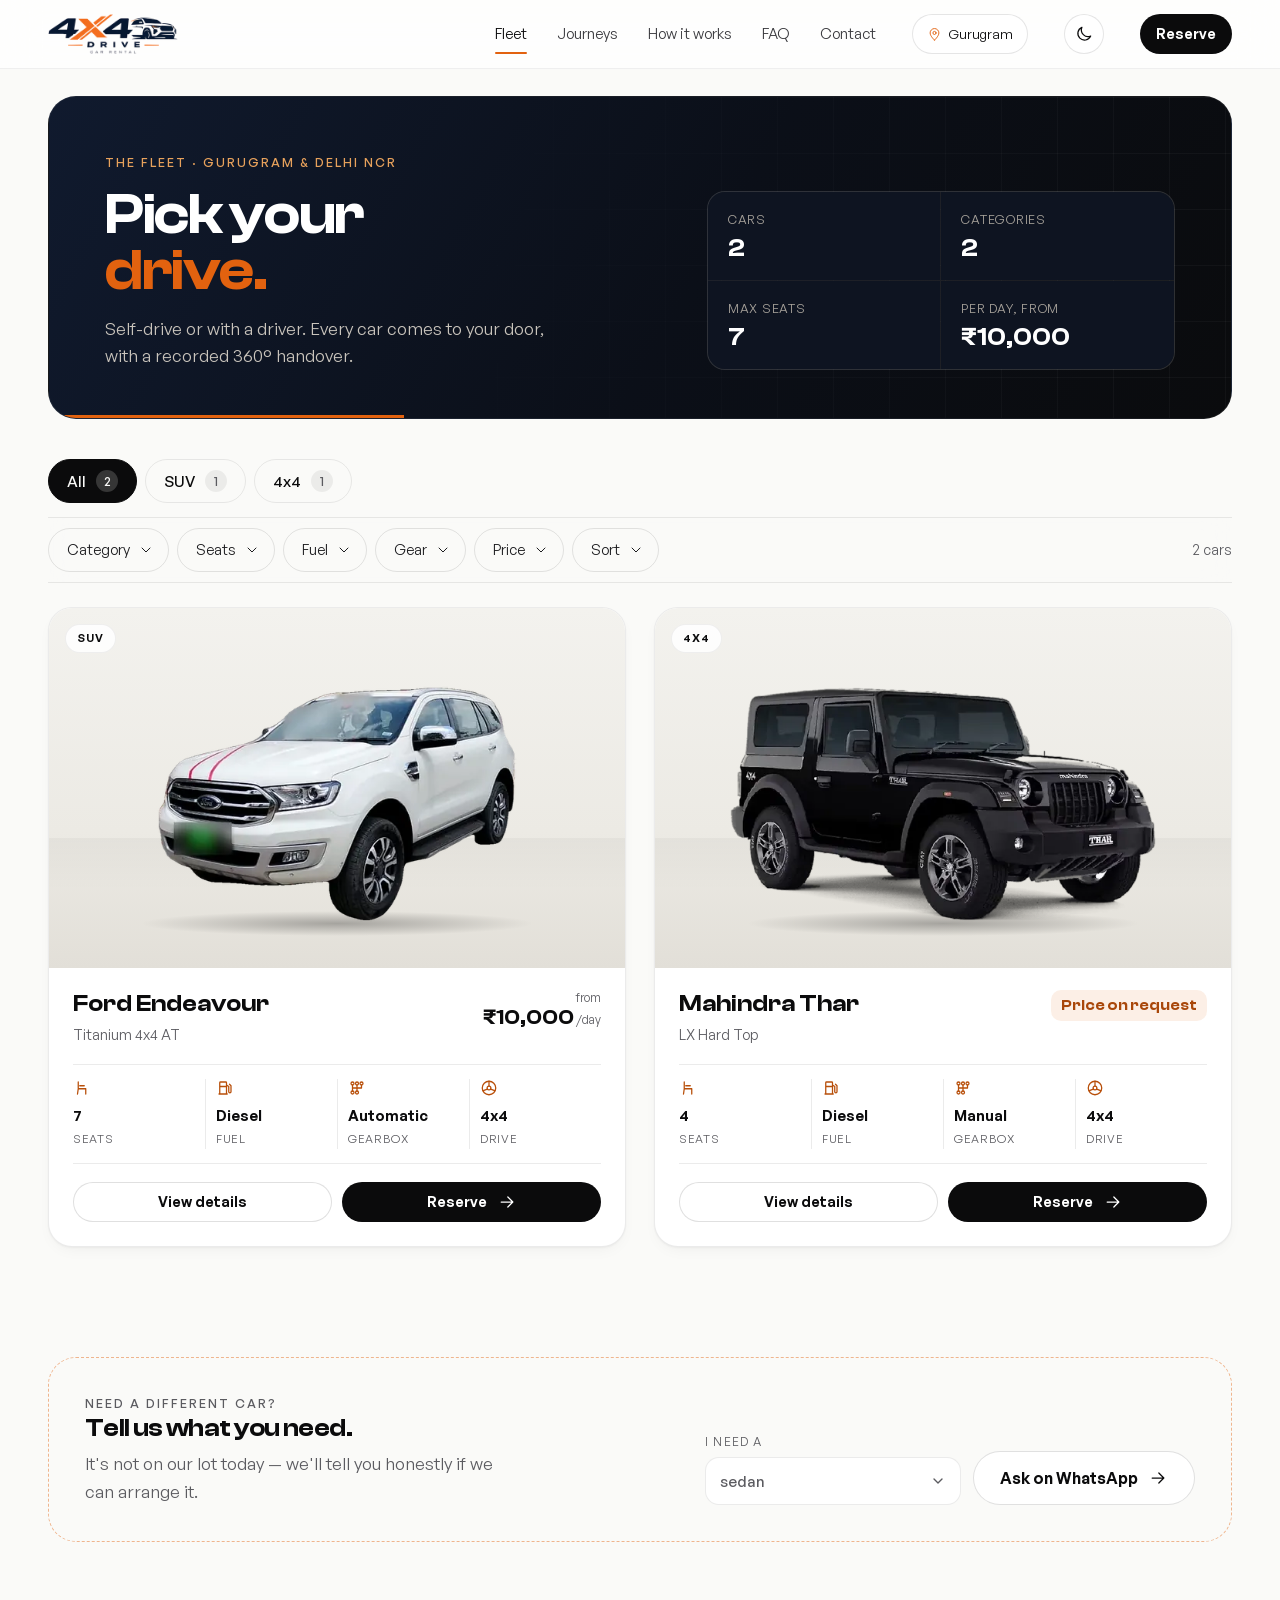
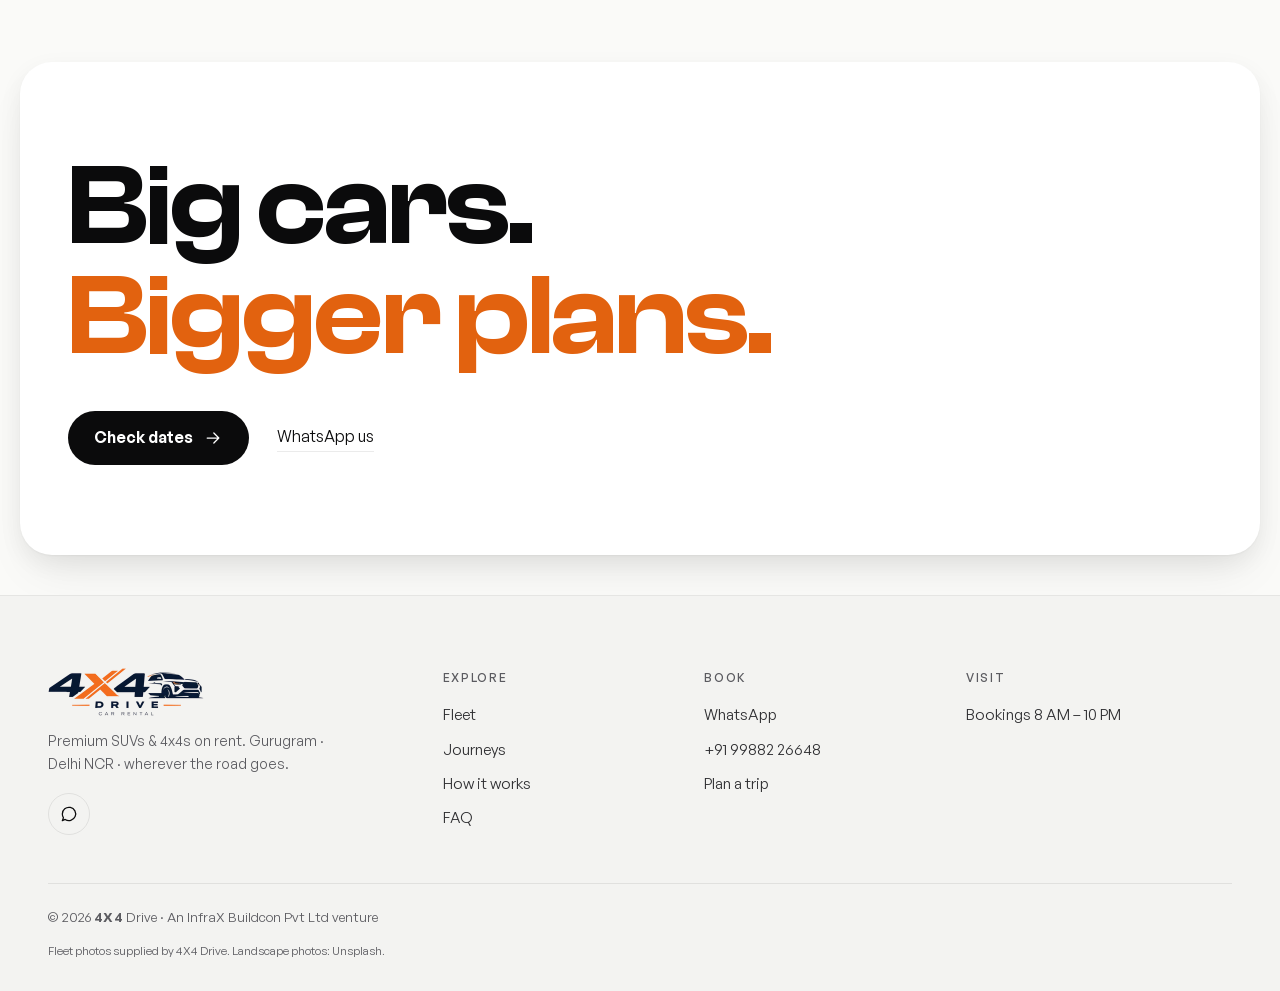
<file: fleet.html>
<!doctype html><html lang="en" data-theme="light"><head><meta charset="utf-8">
<meta name="viewport" content="width=device-width,initial-scale=1,viewport-fit=cover">
<title>Fleet — 4X4 Drive</title><meta name="description" content="Cars on rent in Gurugram & Delhi NCR — filter by category, seats, fuel, gearbox and price. Self-drive or with a driver.">
<meta name="theme-color" content="#FAFAF8">
<script>(function(){try{var t=localStorage.getItem("theme");if(t!=="dark")t="light";document.documentElement.dataset.theme=t;document.querySelector('meta[name=theme-color]').content=t==="light"?"#FAFAF8":"#0A0B0D"}catch(e){}if(!("onpagereveal" in window))document.documentElement.classList.add("nvt")})()</script>
<link rel="manifest" href="manifest.webmanifest"><link rel="icon" type="image/png" sizes="32x32" href="img/icon-32.png?v=26cb3f08"><link rel="apple-touch-icon" href="img/icon-180.png?v=26cb3f08">
<meta name="apple-mobile-web-app-capable" content="yes"><meta name="mobile-web-app-capable" content="yes"><meta name="apple-mobile-web-app-status-bar-style" content="black-translucent"><meta name="apple-mobile-web-app-title" content="4X4 Drive">
<link rel="preload" href="fonts/ClashDisplay-600.woff2" as="font" type="font/woff2" crossorigin><link rel="preload" href="fonts/GeneralSans-400.woff2" as="font" type="font/woff2" crossorigin>
<link rel="stylesheet" href="css/style.css?v=526a995d"></head><body data-page="fleet.html">
<svg width="0" height="0" style="position:absolute" aria-hidden="true">
<symbol id="i-home" viewBox="0 0 24 24"><path d="M3 10.5 12 3l9 7.5V21h-6v-6H9v6H3z"/></symbol>
<symbol id="i-car" viewBox="0 0 24 24"><path d="M5 17h14v-4.5l-1.8-5A2 2 0 0 0 15.3 6H8.7a2 2 0 0 0-1.9 1.5L5 12.5zM5 12.5h14M5 17v2M19 17v2"/><circle cx="8" cy="14.8" r=".6"/><circle cx="16" cy="14.8" r=".6"/></symbol>
<symbol id="i-mtn" viewBox="0 0 24 24"><path d="m3 20 6.5-11 4 6.5 2.5-3.5L21 20z"/></symbol>
<symbol id="i-cal" viewBox="0 0 24 24"><rect x="3.5" y="5" width="17" height="15.5" rx="3"/><path d="M3.5 10h17M8 3v4M16 3v4"/></symbol>
<symbol id="i-chat" viewBox="0 0 24 24"><path d="M4 12a8 8 0 1 1 3.4 6.5L4 20l1.3-3.6A8 8 0 0 1 4 12z"/></symbol>
<symbol id="i-pin" viewBox="0 0 24 24"><path d="M12 21s-7-6.2-7-11.5a7 7 0 0 1 14 0C19 14.8 12 21 12 21z"/><circle cx="12" cy="9.5" r="2.5"/></symbol>
<symbol id="i-arrow" viewBox="0 0 24 24"><path d="M5 12h14M13 6l6 6-6 6"/></symbol>
<symbol id="i-door" viewBox="0 0 24 24"><path d="M3 21h18M6 21V4h12v17M14 12h.01"/></symbol>
<symbol id="i-video" viewBox="0 0 24 24"><rect x="3" y="6" width="13" height="12" rx="2.5"/><path d="m16 10 5-3v10l-5-3"/></symbol>
<symbol id="i-shield" viewBox="0 0 24 24"><path d="M12 3 4.5 6v6c0 4.5 3.2 7.8 7.5 9 4.3-1.2 7.5-4.5 7.5-9V6z"/><path d="m9 12 2 2 4-4"/></symbol>
<symbol id="i-id" viewBox="0 0 24 24"><rect x="3" y="5" width="18" height="14" rx="2.5"/><circle cx="9" cy="11" r="2"/><path d="M6 16c.6-1.5 1.7-2 3-2s2.4.5 3 2M14.5 10h4M14.5 13.5h3"/></symbol>
<symbol id="i-gps" viewBox="0 0 24 24"><circle cx="12" cy="12" r="7"/><circle cx="12" cy="12" r="2.5"/><path d="M12 2v3M12 19v3M2 12h3M19 12h3"/></symbol>
<symbol id="i-clock" viewBox="0 0 24 24"><circle cx="12" cy="12" r="9"/><path d="M12 7v5l3 2"/></symbol>
<symbol id="i-wheel" viewBox="0 0 24 24"><circle cx="12" cy="12" r="9"/><circle cx="12" cy="12" r="2.5"/><path d="M12 3v6.5M4.5 15.5l5.3-2M19.5 15.5l-5.3-2"/></symbol>
<symbol id="i-sun" viewBox="0 0 24 24"><circle cx="12" cy="12" r="4"/><path d="M12 2v2M12 20v2M4.9 4.9l1.4 1.4M17.7 17.7l1.4 1.4M2 12h2M20 12h2M4.9 19.1l1.4-1.4M17.7 6.3l1.4-1.4"/></symbol>
<symbol id="i-moon" viewBox="0 0 24 24"><path d="M20 14.5A8 8 0 0 1 9.5 4a8 8 0 1 0 10.5 10.5z"/></symbol>
<symbol id="i-chev" viewBox="0 0 24 24"><path d="m6 9 6 6 6-6"/></symbol>
<symbol id="i-x" viewBox="0 0 24 24"><path d="M6 6l12 12M18 6 6 18"/></symbol>
<symbol id="i-plus" viewBox="0 0 24 24"><path d="M12 5v14M5 12h14"/></symbol>
<symbol id="i-seat" viewBox="0 0 24 24"><path d="M7 4v9h10M7 13l-1 7M17 13v7M9 9h6"/></symbol><symbol id="i-fuel" viewBox="0 0 24 24"><path d="M5 20V5a1 1 0 0 1 1-1h7a1 1 0 0 1 1 1v15M4 20h11M5 10h9M14 8l3 2v7a1.5 1.5 0 0 0 3 0V9l-2-2"/></symbol><symbol id="i-gear" viewBox="0 0 24 24"><circle cx="6" cy="6" r="2"/><circle cx="12" cy="6" r="2"/><circle cx="18" cy="6" r="2"/><circle cx="6" cy="18" r="2"/><circle cx="12" cy="18" r="2"/><path d="M6 8v8M12 8v8M18 8v4H6"/></symbol>
<symbol id="i-bolt" viewBox="0 0 24 24"><path d="M13 2 4 14h7l-1 8 9-12h-7z"/></symbol>
<symbol id="i-more" viewBox="0 0 24 24"><circle cx="5" cy="12" r="1.3"/><circle cx="12" cy="12" r="1.3"/><circle cx="19" cy="12" r="1.3"/></symbol>
<symbol id="i-check" viewBox="0 0 24 24"><path d="m5 12.5 4.5 4.5L19 7.5"/></symbol>
<symbol id="i-phone" viewBox="0 0 24 24"><path d="M5 4h4l2 5-2.5 1.5a11 11 0 0 0 5 5L15 13l5 2v4a2 2 0 0 1-2 2A16 16 0 0 1 3 6a2 2 0 0 1 2-2"/></symbol>
<symbol id="i-mail" viewBox="0 0 24 24"><rect x="3" y="5" width="18" height="14" rx="2.5"/><path d="m3.5 6.5 8.5 6.5 8.5-6.5"/></symbol>
<symbol id="i-help" viewBox="0 0 24 24"><circle cx="12" cy="12" r="9"/><path d="M9.5 9.5a2.5 2.5 0 1 1 3.5 2.3c-.6.3-1 .9-1 1.6v.6M12 17h.01"/></symbol>
<symbol id="i-ig" viewBox="0 0 24 24"><rect x="3.5" y="3.5" width="17" height="17" rx="5"/><circle cx="12" cy="12" r="4"/><circle cx="17" cy="7" r=".6"/></symbol>
<symbol id="i-yt" viewBox="0 0 24 24"><rect x="2.5" y="5.5" width="19" height="13" rx="4"/><path d="m10 9.5 5 2.5-5 2.5z"/></symbol>
<symbol id="i-steps" viewBox="0 0 24 24"><path d="M4 18h4v-4h4v-4h4V6h4"/></symbol>
</svg>

<a class="skip" href="#main">Skip to content</a>
<header class="bar"><a href="index.html" class="logo" aria-label="4X4 Drive home"><img class="lg-lt" src="img/logo.webp?v=730c210c" alt="4X4 Drive" width="130" height="40"><img class="lg-dk" src="img/logo-dark.webp?v=fa94fe3b" alt="4X4 Drive" width="130" height="40"></a>
<nav class="links" aria-label="Main"><a href="fleet.html" aria-current="page">Fleet</a><a href="journeys.html">Journeys</a><a href="how-it-works.html">How it works</a><a href="faq.html">FAQ</a><a href="contact.html">Contact</a></nav>
<span class="city"><svg><use href="#i-pin"/></svg>Gurugram</span>
<button class="tbtn press" data-theme-toggle aria-label="Toggle light/dark theme"><svg class="sun"><use href="#i-sun"/></svg><svg class="moon"><use href="#i-moon"/></svg></button>
<button class="btn sm desk press" data-open-book>Reserve</button></header>
<main id="main"><section class="fx-head"><div class="fx-band"><div class="fx-copy"><p class="kicker">The fleet · Gurugram &amp; Delhi NCR</p><h1 class="display md">Pick your<br><em>drive.</em></h1><p class="sub">Self-drive or with a driver. Every car comes to your door, with a recorded 360° handover.</p></div>
<dl class="fx-stats" id="fxstats"></dl></div></section>
<section class="sec tight fx"><div class="fx-tabs" id="fxtabs" role="toolbar" aria-label="Category"></div>
<div class="fbar"><div class="filters" id="filters" aria-label="Filter and sort"></div><p class="count" id="count" aria-live="polite"></p></div>
<h2 class="fx-vh">Available cars</h2><div class="fgrid" id="fleetgrid"></div><div class="empty vempty" id="empty" hidden><h3>No cars match these filters.</h3><p>Clear a filter, or tell us what you need below.</p></div>
<div class="dd" id="dd" role="listbox" aria-label="Filter options"></div><div class="ddscrim" id="ddscrim"></div></section>
<section class="sec"><form class="request" id="request"><div><p class="kicker">Need a different car?</p><h3 class="display sm">Tell us what you need.</h3><p class="sub">It's not on our lot today — we'll tell you honestly if we can arrange it.</p></div>
<div class="rq-row"><label class="f"><span>I need a</span><select aria-label="Car type needed"><option>sedan</option><option>hatchback</option><option>electric</option><option>luxury</option><option>tempo traveller</option></select></label><button class="btn ghost press" type="submit">Ask on WhatsApp<svg><use href="#i-arrow"/></svg></button></div></form></section>
<section class="sec end"><h2 class="display xl">Big cars.<br><em>Bigger plans.</em></h2><div class="hero-cta"><button class="btn press" data-open-book>Check dates<svg><use href="#i-arrow"/></svg></button><a class="link" data-wa href="#">WhatsApp us</a></div></section></main>
<footer class="foot"><div class="foot-grid">
<div class="foot-brand"><div class="logo"><img class="lg-lt" src="img/logo.webp?v=730c210c" alt="4X4 Drive" width="156" height="48"><img class="lg-dk" src="img/logo-dark.webp?v=fa94fe3b" alt="4X4 Drive" width="156" height="48"></div><p>Premium SUVs & 4x4s on rent. Gurugram · Delhi NCR · wherever the road goes.</p>
<div class="social"><a data-social="instagram" href="#" aria-label="Instagram"><svg><use href="#i-ig"/></svg></a><a data-social="youtube" href="#" aria-label="YouTube"><svg><use href="#i-yt"/></svg></a><a data-wa href="#" aria-label="WhatsApp"><svg><use href="#i-chat"/></svg></a></div></div>
<div class="fcol"><h4>Explore</h4><a href="fleet.html">Fleet</a><a href="journeys.html">Journeys</a><a href="how-it-works.html">How it works</a><a href="faq.html">FAQ</a></div>
<div class="fcol"><h4>Book</h4><a data-wa href="#">WhatsApp</a><a data-phone href="#"></a><a href="contact.html">Plan a trip</a></div>
<div class="fcol"><h4>Visit</h4><p data-address data-req="address"></p><p data-hours></p></div></div>
<div class="foot-bot"><p>© <span data-yr></span> <span data-brand>4X4 Drive</span> · An InfraX Buildcon Pvt Ltd venture</p></div><p class="credits">Fleet photos supplied by 4X4 Drive. Landscape photos: Unsplash.</p></footer>
<a class="fab press" data-wa href="#" aria-label="Chat on WhatsApp"><svg><use href="#i-chat"/></svg></a>
<form id="sheetbook" class="bookform sheet-panel only-sheet" aria-label="Reserve a car"><div class="grab" aria-hidden="true"></div>
<div class="sheet-head"><h2>Reserve</h2><button type="button" class="close press" aria-label="Close" data-close><svg><use href="#i-x"/></svg></button></div>
<div class="seg" role="radiogroup" aria-label="Drive type"><label><input type="radio" name="mode" value="Self-drive" checked><span>Self-drive</span></label><label><input type="radio" name="mode" value="With driver"><span>With driver</span></label></div>
<div class="f"><span>Car type</span><div class="typepick" role="radiogroup" aria-label="Car type"></div></div>
<div class="two"><label class="f"><span>Pickup</span><input type="date" name="from" required></label><label class="f"><span>Time</span><input type="time" name="fromT" value="10:00"></label></div>
<div class="two"><label class="f"><span>Return</span><input type="date" name="to" required></label><label class="f"><span>Time</span><input type="time" name="toT" value="10:00"></label></div>
<label class="f"><span>City</span><select name="city"><option>Gurugram</option><option>Delhi</option><option>Noida</option><option>Faridabad</option><option>Outstation trip</option></select></label>
<button class="btn full press" type="submit">Get a quote on WhatsApp<svg><use href="#i-arrow"/></svg></button>
<p class="note">Nothing to pay now. We confirm the car and price on chat.</p></form>
<div class="more-panel" role="dialog" aria-label="More"><div class="grab" aria-hidden="true"></div>
<div class="sheet-head"><h2>More</h2><button type="button" class="close press" aria-label="Close" data-close><svg><use href="#i-x"/></svg></button></div>
<a class="mrow press" href="how-it-works.html"><svg><use href="#i-steps"/></svg>How it works</a>
<a class="mrow press" href="faq.html"><svg><use href="#i-help"/></svg>FAQ</a>
<a class="mrow press" href="contact.html"><svg><use href="#i-phone"/></svg>Contact</a>
<a class="mrow press" data-wa href="#"><svg><use href="#i-chat"/></svg>WhatsApp us</a>
<button class="mrow press" data-theme-toggle><svg class="sun"><use href="#i-sun"/></svg><svg class="moon"><use href="#i-moon"/></svg><span class="lt">Light mode</span><span class="dk">Dark mode</span></button></div>
<nav class="tabbar" aria-label="App navigation"><a href="index.html" class="press"><svg><use href="#i-home"/></svg>Home</a><a href="fleet.html" class="press on" aria-current="page"><svg><use href="#i-car"/></svg>Fleet</a><a href="journeys.html" class="press"><svg><use href="#i-mtn"/></svg>Journeys</a>
<button data-open-book class="press book"><svg><use href="#i-cal"/></svg>Book</button>
<button data-open-more class="press"><svg><use href="#i-more"/></svg>More</button></nav>
<div class="scrim" data-close></div>
<script src="js/config.js?v=b9ae7b6e"></script><script src="js/app.js?v=f5794ee2" defer></script></body></html>
</file>
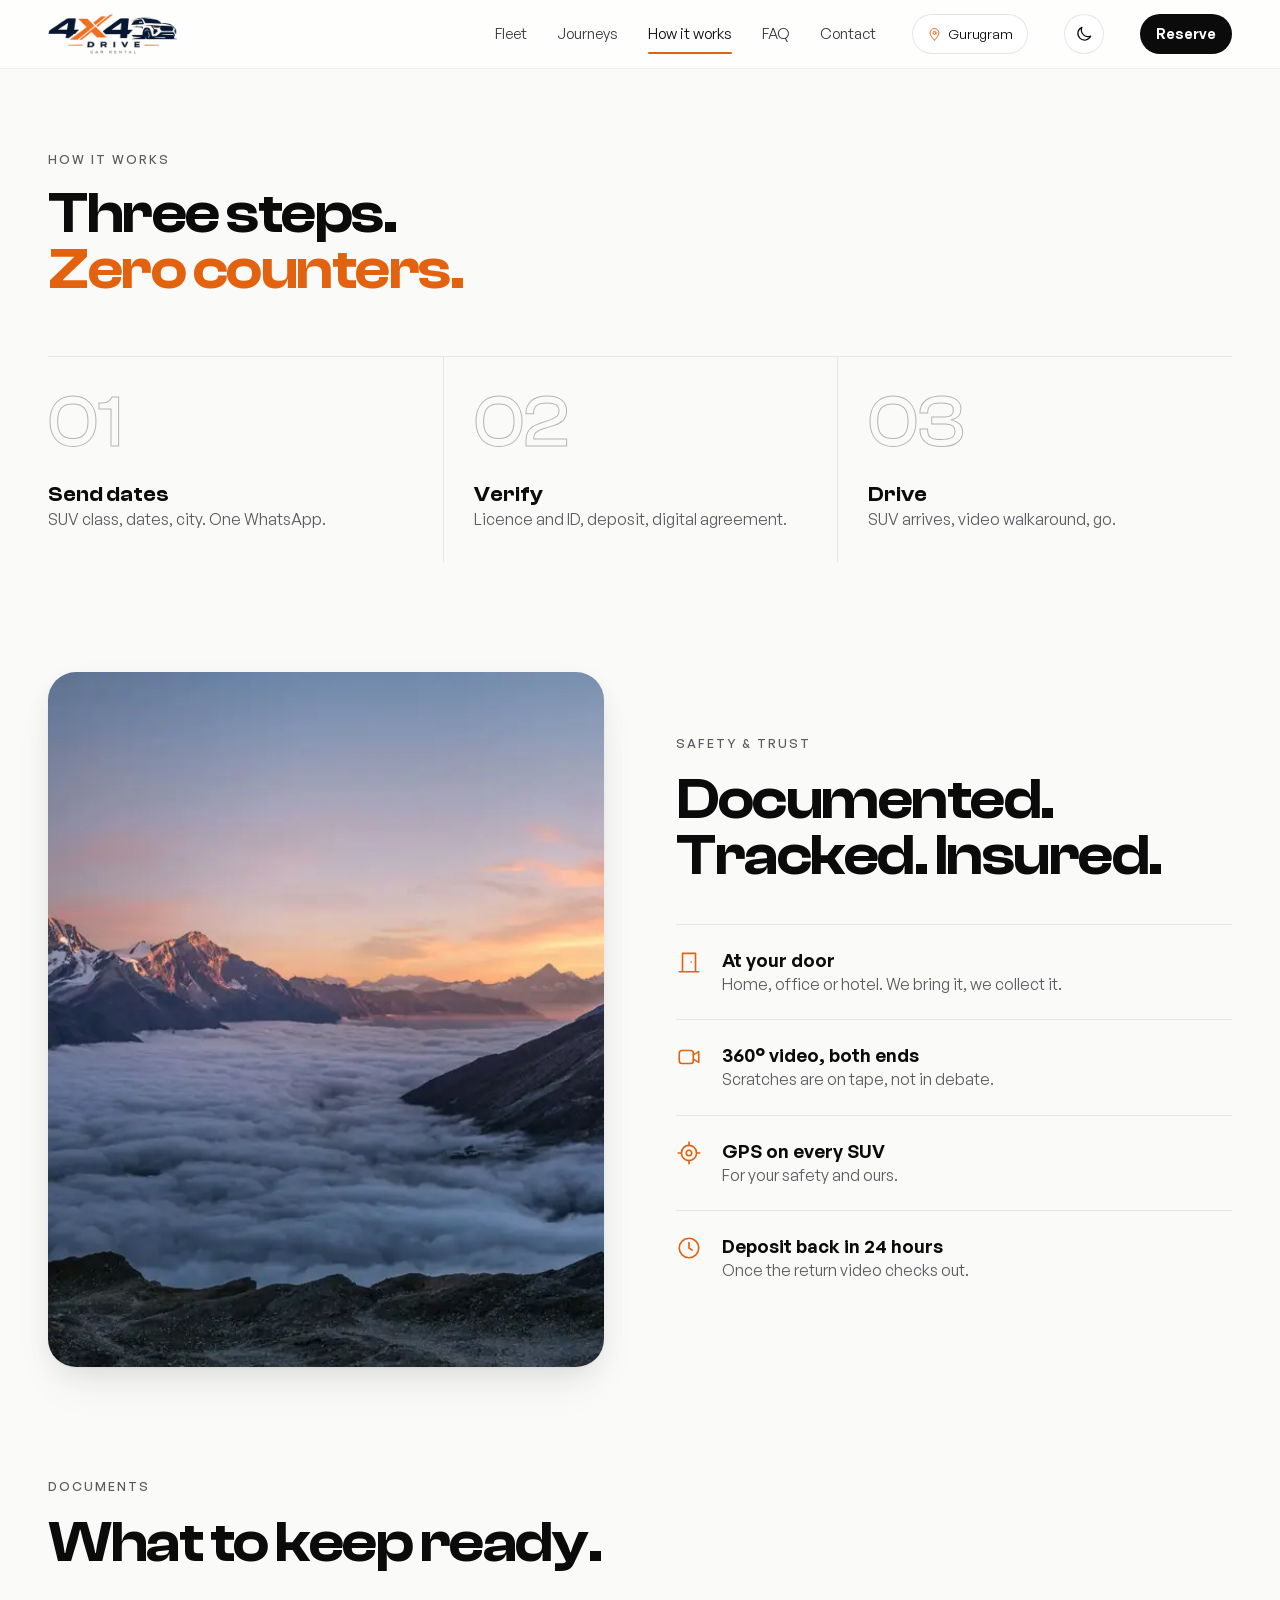
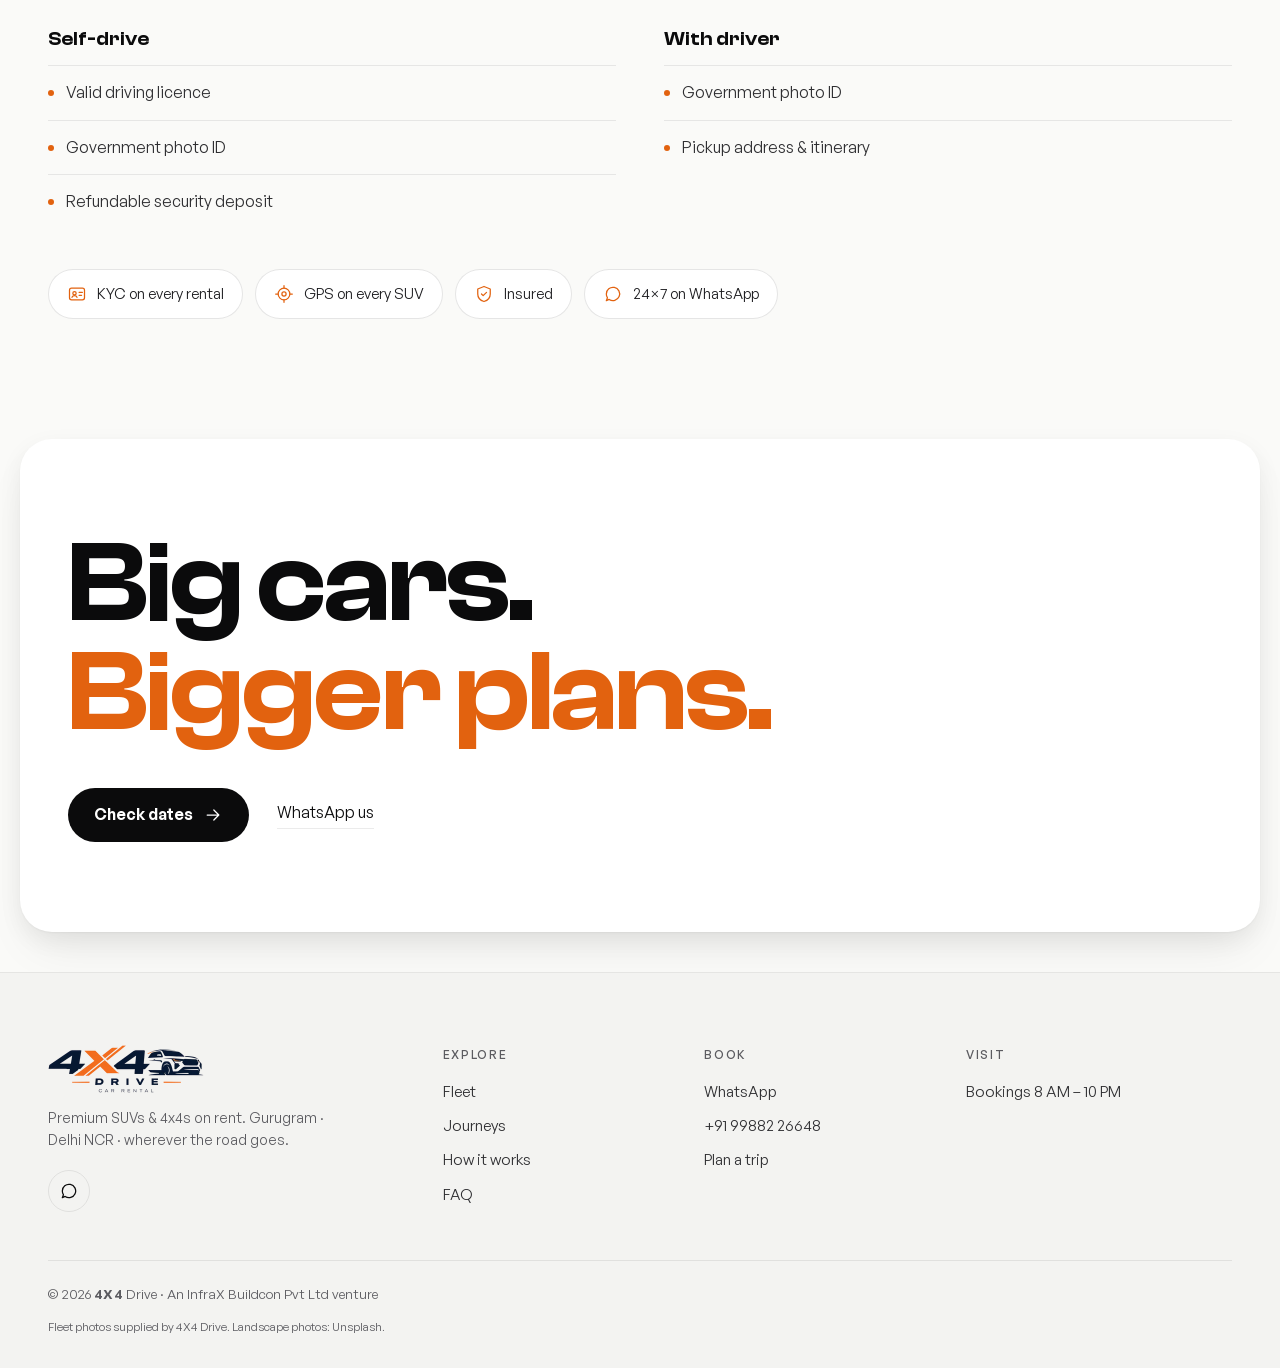
<file: how-it-works.html>
<!doctype html><html lang="en" data-theme="light"><head><meta charset="utf-8">
<meta name="viewport" content="width=device-width,initial-scale=1,viewport-fit=cover">
<title>How it works — 4X4 Drive</title><meta name="description" content="How renting an SUV works: dates, KYC, delivery, return. Safety, insurance and documents.">
<meta name="theme-color" content="#FAFAF8">
<script>(function(){try{var t=localStorage.getItem("theme");if(t!=="dark")t="light";document.documentElement.dataset.theme=t;document.querySelector('meta[name=theme-color]').content=t==="light"?"#FAFAF8":"#0A0B0D"}catch(e){}if(!("onpagereveal" in window))document.documentElement.classList.add("nvt")})()</script>
<link rel="manifest" href="manifest.webmanifest"><link rel="icon" type="image/png" sizes="32x32" href="img/icon-32.png?v=26cb3f08"><link rel="apple-touch-icon" href="img/icon-180.png?v=26cb3f08">
<meta name="apple-mobile-web-app-capable" content="yes"><meta name="mobile-web-app-capable" content="yes"><meta name="apple-mobile-web-app-status-bar-style" content="black-translucent"><meta name="apple-mobile-web-app-title" content="4X4 Drive">
<link rel="preload" href="fonts/ClashDisplay-600.woff2" as="font" type="font/woff2" crossorigin><link rel="preload" href="fonts/GeneralSans-400.woff2" as="font" type="font/woff2" crossorigin>
<link rel="stylesheet" href="css/style.css?v=526a995d"></head><body data-page="how-it-works.html">
<svg width="0" height="0" style="position:absolute" aria-hidden="true">
<symbol id="i-home" viewBox="0 0 24 24"><path d="M3 10.5 12 3l9 7.5V21h-6v-6H9v6H3z"/></symbol>
<symbol id="i-car" viewBox="0 0 24 24"><path d="M5 17h14v-4.5l-1.8-5A2 2 0 0 0 15.3 6H8.7a2 2 0 0 0-1.9 1.5L5 12.5zM5 12.5h14M5 17v2M19 17v2"/><circle cx="8" cy="14.8" r=".6"/><circle cx="16" cy="14.8" r=".6"/></symbol>
<symbol id="i-mtn" viewBox="0 0 24 24"><path d="m3 20 6.5-11 4 6.5 2.5-3.5L21 20z"/></symbol>
<symbol id="i-cal" viewBox="0 0 24 24"><rect x="3.5" y="5" width="17" height="15.5" rx="3"/><path d="M3.5 10h17M8 3v4M16 3v4"/></symbol>
<symbol id="i-chat" viewBox="0 0 24 24"><path d="M4 12a8 8 0 1 1 3.4 6.5L4 20l1.3-3.6A8 8 0 0 1 4 12z"/></symbol>
<symbol id="i-pin" viewBox="0 0 24 24"><path d="M12 21s-7-6.2-7-11.5a7 7 0 0 1 14 0C19 14.8 12 21 12 21z"/><circle cx="12" cy="9.5" r="2.5"/></symbol>
<symbol id="i-arrow" viewBox="0 0 24 24"><path d="M5 12h14M13 6l6 6-6 6"/></symbol>
<symbol id="i-door" viewBox="0 0 24 24"><path d="M3 21h18M6 21V4h12v17M14 12h.01"/></symbol>
<symbol id="i-video" viewBox="0 0 24 24"><rect x="3" y="6" width="13" height="12" rx="2.5"/><path d="m16 10 5-3v10l-5-3"/></symbol>
<symbol id="i-shield" viewBox="0 0 24 24"><path d="M12 3 4.5 6v6c0 4.5 3.2 7.8 7.5 9 4.3-1.2 7.5-4.5 7.5-9V6z"/><path d="m9 12 2 2 4-4"/></symbol>
<symbol id="i-id" viewBox="0 0 24 24"><rect x="3" y="5" width="18" height="14" rx="2.5"/><circle cx="9" cy="11" r="2"/><path d="M6 16c.6-1.5 1.7-2 3-2s2.4.5 3 2M14.5 10h4M14.5 13.5h3"/></symbol>
<symbol id="i-gps" viewBox="0 0 24 24"><circle cx="12" cy="12" r="7"/><circle cx="12" cy="12" r="2.5"/><path d="M12 2v3M12 19v3M2 12h3M19 12h3"/></symbol>
<symbol id="i-clock" viewBox="0 0 24 24"><circle cx="12" cy="12" r="9"/><path d="M12 7v5l3 2"/></symbol>
<symbol id="i-wheel" viewBox="0 0 24 24"><circle cx="12" cy="12" r="9"/><circle cx="12" cy="12" r="2.5"/><path d="M12 3v6.5M4.5 15.5l5.3-2M19.5 15.5l-5.3-2"/></symbol>
<symbol id="i-sun" viewBox="0 0 24 24"><circle cx="12" cy="12" r="4"/><path d="M12 2v2M12 20v2M4.9 4.9l1.4 1.4M17.7 17.7l1.4 1.4M2 12h2M20 12h2M4.9 19.1l1.4-1.4M17.7 6.3l1.4-1.4"/></symbol>
<symbol id="i-moon" viewBox="0 0 24 24"><path d="M20 14.5A8 8 0 0 1 9.5 4a8 8 0 1 0 10.5 10.5z"/></symbol>
<symbol id="i-chev" viewBox="0 0 24 24"><path d="m6 9 6 6 6-6"/></symbol>
<symbol id="i-x" viewBox="0 0 24 24"><path d="M6 6l12 12M18 6 6 18"/></symbol>
<symbol id="i-plus" viewBox="0 0 24 24"><path d="M12 5v14M5 12h14"/></symbol>
<symbol id="i-seat" viewBox="0 0 24 24"><path d="M7 4v9h10M7 13l-1 7M17 13v7M9 9h6"/></symbol><symbol id="i-fuel" viewBox="0 0 24 24"><path d="M5 20V5a1 1 0 0 1 1-1h7a1 1 0 0 1 1 1v15M4 20h11M5 10h9M14 8l3 2v7a1.5 1.5 0 0 0 3 0V9l-2-2"/></symbol><symbol id="i-gear" viewBox="0 0 24 24"><circle cx="6" cy="6" r="2"/><circle cx="12" cy="6" r="2"/><circle cx="18" cy="6" r="2"/><circle cx="6" cy="18" r="2"/><circle cx="12" cy="18" r="2"/><path d="M6 8v8M12 8v8M18 8v4H6"/></symbol>
<symbol id="i-bolt" viewBox="0 0 24 24"><path d="M13 2 4 14h7l-1 8 9-12h-7z"/></symbol>
<symbol id="i-more" viewBox="0 0 24 24"><circle cx="5" cy="12" r="1.3"/><circle cx="12" cy="12" r="1.3"/><circle cx="19" cy="12" r="1.3"/></symbol>
<symbol id="i-check" viewBox="0 0 24 24"><path d="m5 12.5 4.5 4.5L19 7.5"/></symbol>
<symbol id="i-phone" viewBox="0 0 24 24"><path d="M5 4h4l2 5-2.5 1.5a11 11 0 0 0 5 5L15 13l5 2v4a2 2 0 0 1-2 2A16 16 0 0 1 3 6a2 2 0 0 1 2-2"/></symbol>
<symbol id="i-mail" viewBox="0 0 24 24"><rect x="3" y="5" width="18" height="14" rx="2.5"/><path d="m3.5 6.5 8.5 6.5 8.5-6.5"/></symbol>
<symbol id="i-help" viewBox="0 0 24 24"><circle cx="12" cy="12" r="9"/><path d="M9.5 9.5a2.5 2.5 0 1 1 3.5 2.3c-.6.3-1 .9-1 1.6v.6M12 17h.01"/></symbol>
<symbol id="i-ig" viewBox="0 0 24 24"><rect x="3.5" y="3.5" width="17" height="17" rx="5"/><circle cx="12" cy="12" r="4"/><circle cx="17" cy="7" r=".6"/></symbol>
<symbol id="i-yt" viewBox="0 0 24 24"><rect x="2.5" y="5.5" width="19" height="13" rx="4"/><path d="m10 9.5 5 2.5-5 2.5z"/></symbol>
<symbol id="i-steps" viewBox="0 0 24 24"><path d="M4 18h4v-4h4v-4h4V6h4"/></symbol>
</svg>

<a class="skip" href="#main">Skip to content</a>
<header class="bar"><a href="index.html" class="logo" aria-label="4X4 Drive home"><img class="lg-lt" src="img/logo.webp?v=730c210c" alt="4X4 Drive" width="130" height="40"><img class="lg-dk" src="img/logo-dark.webp?v=fa94fe3b" alt="4X4 Drive" width="130" height="40"></a>
<nav class="links" aria-label="Main"><a href="fleet.html">Fleet</a><a href="journeys.html">Journeys</a><a href="how-it-works.html" aria-current="page">How it works</a><a href="faq.html">FAQ</a><a href="contact.html">Contact</a></nav>
<span class="city"><svg><use href="#i-pin"/></svg>Gurugram</span>
<button class="tbtn press" data-theme-toggle aria-label="Toggle light/dark theme"><svg class="sun"><use href="#i-sun"/></svg><svg class="moon"><use href="#i-moon"/></svg></button>
<button class="btn sm desk press" data-open-book>Reserve</button></header>
<main id="main"><section class="phead"><p class="kicker">How it works</p><h1 class="display md">Three steps.<br><em>Zero counters.</em></h1></section>
<section class="sec tight"><div class="steps"><div><b class="num">01</b><h3>Send dates</h3><p>SUV class, dates, city. One WhatsApp.</p></div><div><b class="num">02</b><h3>Verify</h3><p>Licence and ID, deposit, digital agreement.</p></div><div><b class="num">03</b><h3>Drive</h3><p>SUV arrives, video walkaround, go.</p></div></div></section>
<section class="sec service"><div class="svc-img"><img class="fade" src="img/hills.webp" alt="Mountain road above the clouds" loading="lazy" width="1000" height="667"></div>
<div class="svc-copy"><p class="kicker">Safety & trust</p><h2 class="display md">Documented.<br>Tracked. Insured.</h2>
<ol class="list"><li><svg><use href="#i-door"/></svg><div><h3>At your door</h3><p>Home, office or hotel. We bring it, we collect it.</p></div></li>
<li><svg><use href="#i-video"/></svg><div><h3>360° video, both ends</h3><p>Scratches are on tape, not in debate.</p></div></li>
<li><svg><use href="#i-gps"/></svg><div><h3>GPS on every SUV</h3><p>For your safety and ours.</p></div></li>
<li><svg><use href="#i-clock"/></svg><div><h3>Deposit back in 24 hours</h3><p>Once the return video checks out.</p></div></li></ol></div></section>
<section class="sec"><div class="sec-head"><p class="kicker">Documents</p><h2 class="display md">What to keep ready.</h2></div>
<div class="cd-grid"><div><h3 class="h3s">Self-drive</h3><ul class="incl plain"><li>Valid driving licence</li><li>Government photo ID</li><li>Refundable security deposit</li></ul></div>
<div><h3 class="h3s">With driver</h3><ul class="incl plain"><li>Government photo ID</li><li>Pickup address & itinerary</li></ul></div></div><ul class="trust"><li><svg><use href="#i-id"/></svg>KYC on every rental</li><li><svg><use href="#i-gps"/></svg>GPS on every SUV</li><li><svg><use href="#i-shield"/></svg>Insured</li><li><svg><use href="#i-chat"/></svg>24×7 on WhatsApp</li></ul></section><section class="sec end"><h2 class="display xl">Big cars.<br><em>Bigger plans.</em></h2><div class="hero-cta"><button class="btn press" data-open-book>Check dates<svg><use href="#i-arrow"/></svg></button><a class="link" data-wa href="#">WhatsApp us</a></div></section></main>
<footer class="foot"><div class="foot-grid">
<div class="foot-brand"><div class="logo"><img class="lg-lt" src="img/logo.webp?v=730c210c" alt="4X4 Drive" width="156" height="48"><img class="lg-dk" src="img/logo-dark.webp?v=fa94fe3b" alt="4X4 Drive" width="156" height="48"></div><p>Premium SUVs & 4x4s on rent. Gurugram · Delhi NCR · wherever the road goes.</p>
<div class="social"><a data-social="instagram" href="#" aria-label="Instagram"><svg><use href="#i-ig"/></svg></a><a data-social="youtube" href="#" aria-label="YouTube"><svg><use href="#i-yt"/></svg></a><a data-wa href="#" aria-label="WhatsApp"><svg><use href="#i-chat"/></svg></a></div></div>
<div class="fcol"><h4>Explore</h4><a href="fleet.html">Fleet</a><a href="journeys.html">Journeys</a><a href="how-it-works.html">How it works</a><a href="faq.html">FAQ</a></div>
<div class="fcol"><h4>Book</h4><a data-wa href="#">WhatsApp</a><a data-phone href="#"></a><a href="contact.html">Plan a trip</a></div>
<div class="fcol"><h4>Visit</h4><p data-address data-req="address"></p><p data-hours></p></div></div>
<div class="foot-bot"><p>© <span data-yr></span> <span data-brand>4X4 Drive</span> · An InfraX Buildcon Pvt Ltd venture</p></div><p class="credits">Fleet photos supplied by 4X4 Drive. Landscape photos: Unsplash.</p></footer>
<a class="fab press" data-wa href="#" aria-label="Chat on WhatsApp"><svg><use href="#i-chat"/></svg></a>
<form id="sheetbook" class="bookform sheet-panel only-sheet" aria-label="Reserve a car"><div class="grab" aria-hidden="true"></div>
<div class="sheet-head"><h2>Reserve</h2><button type="button" class="close press" aria-label="Close" data-close><svg><use href="#i-x"/></svg></button></div>
<div class="seg" role="radiogroup" aria-label="Drive type"><label><input type="radio" name="mode" value="Self-drive" checked><span>Self-drive</span></label><label><input type="radio" name="mode" value="With driver"><span>With driver</span></label></div>
<div class="f"><span>Car type</span><div class="typepick" role="radiogroup" aria-label="Car type"></div></div>
<div class="two"><label class="f"><span>Pickup</span><input type="date" name="from" required></label><label class="f"><span>Time</span><input type="time" name="fromT" value="10:00"></label></div>
<div class="two"><label class="f"><span>Return</span><input type="date" name="to" required></label><label class="f"><span>Time</span><input type="time" name="toT" value="10:00"></label></div>
<label class="f"><span>City</span><select name="city"><option>Gurugram</option><option>Delhi</option><option>Noida</option><option>Faridabad</option><option>Outstation trip</option></select></label>
<button class="btn full press" type="submit">Get a quote on WhatsApp<svg><use href="#i-arrow"/></svg></button>
<p class="note">Nothing to pay now. We confirm the car and price on chat.</p></form>
<div class="more-panel" role="dialog" aria-label="More"><div class="grab" aria-hidden="true"></div>
<div class="sheet-head"><h2>More</h2><button type="button" class="close press" aria-label="Close" data-close><svg><use href="#i-x"/></svg></button></div>
<a class="mrow press" href="how-it-works.html"><svg><use href="#i-steps"/></svg>How it works</a>
<a class="mrow press" href="faq.html"><svg><use href="#i-help"/></svg>FAQ</a>
<a class="mrow press" href="contact.html"><svg><use href="#i-phone"/></svg>Contact</a>
<a class="mrow press" data-wa href="#"><svg><use href="#i-chat"/></svg>WhatsApp us</a>
<button class="mrow press" data-theme-toggle><svg class="sun"><use href="#i-sun"/></svg><svg class="moon"><use href="#i-moon"/></svg><span class="lt">Light mode</span><span class="dk">Dark mode</span></button></div>
<nav class="tabbar" aria-label="App navigation"><a href="index.html" class="press"><svg><use href="#i-home"/></svg>Home</a><a href="fleet.html" class="press"><svg><use href="#i-car"/></svg>Fleet</a><a href="journeys.html" class="press"><svg><use href="#i-mtn"/></svg>Journeys</a>
<button data-open-book class="press book"><svg><use href="#i-cal"/></svg>Book</button>
<button data-open-more class="press on"><svg><use href="#i-more"/></svg>More</button></nav>
<div class="scrim" data-close></div>
<script src="js/config.js?v=b9ae7b6e"></script><script src="js/app.js?v=f5794ee2" defer></script></body></html>
</file>
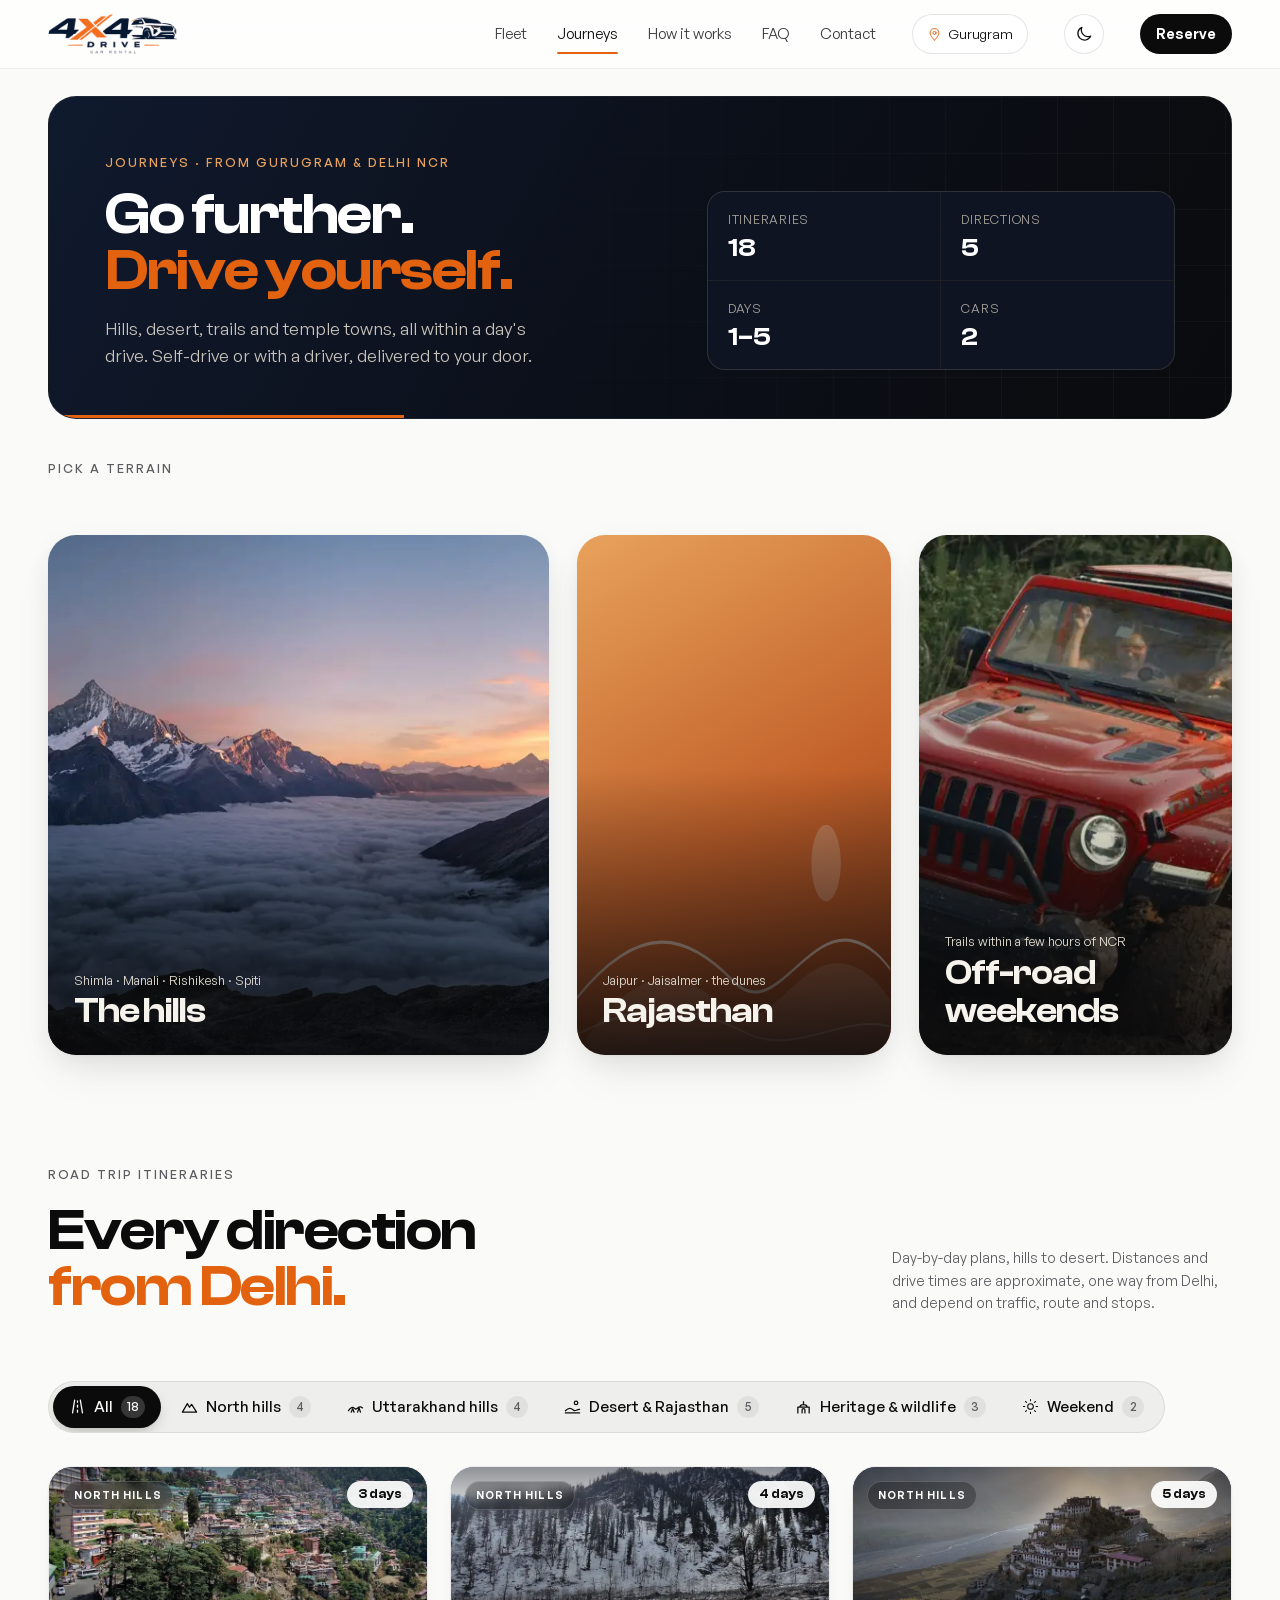
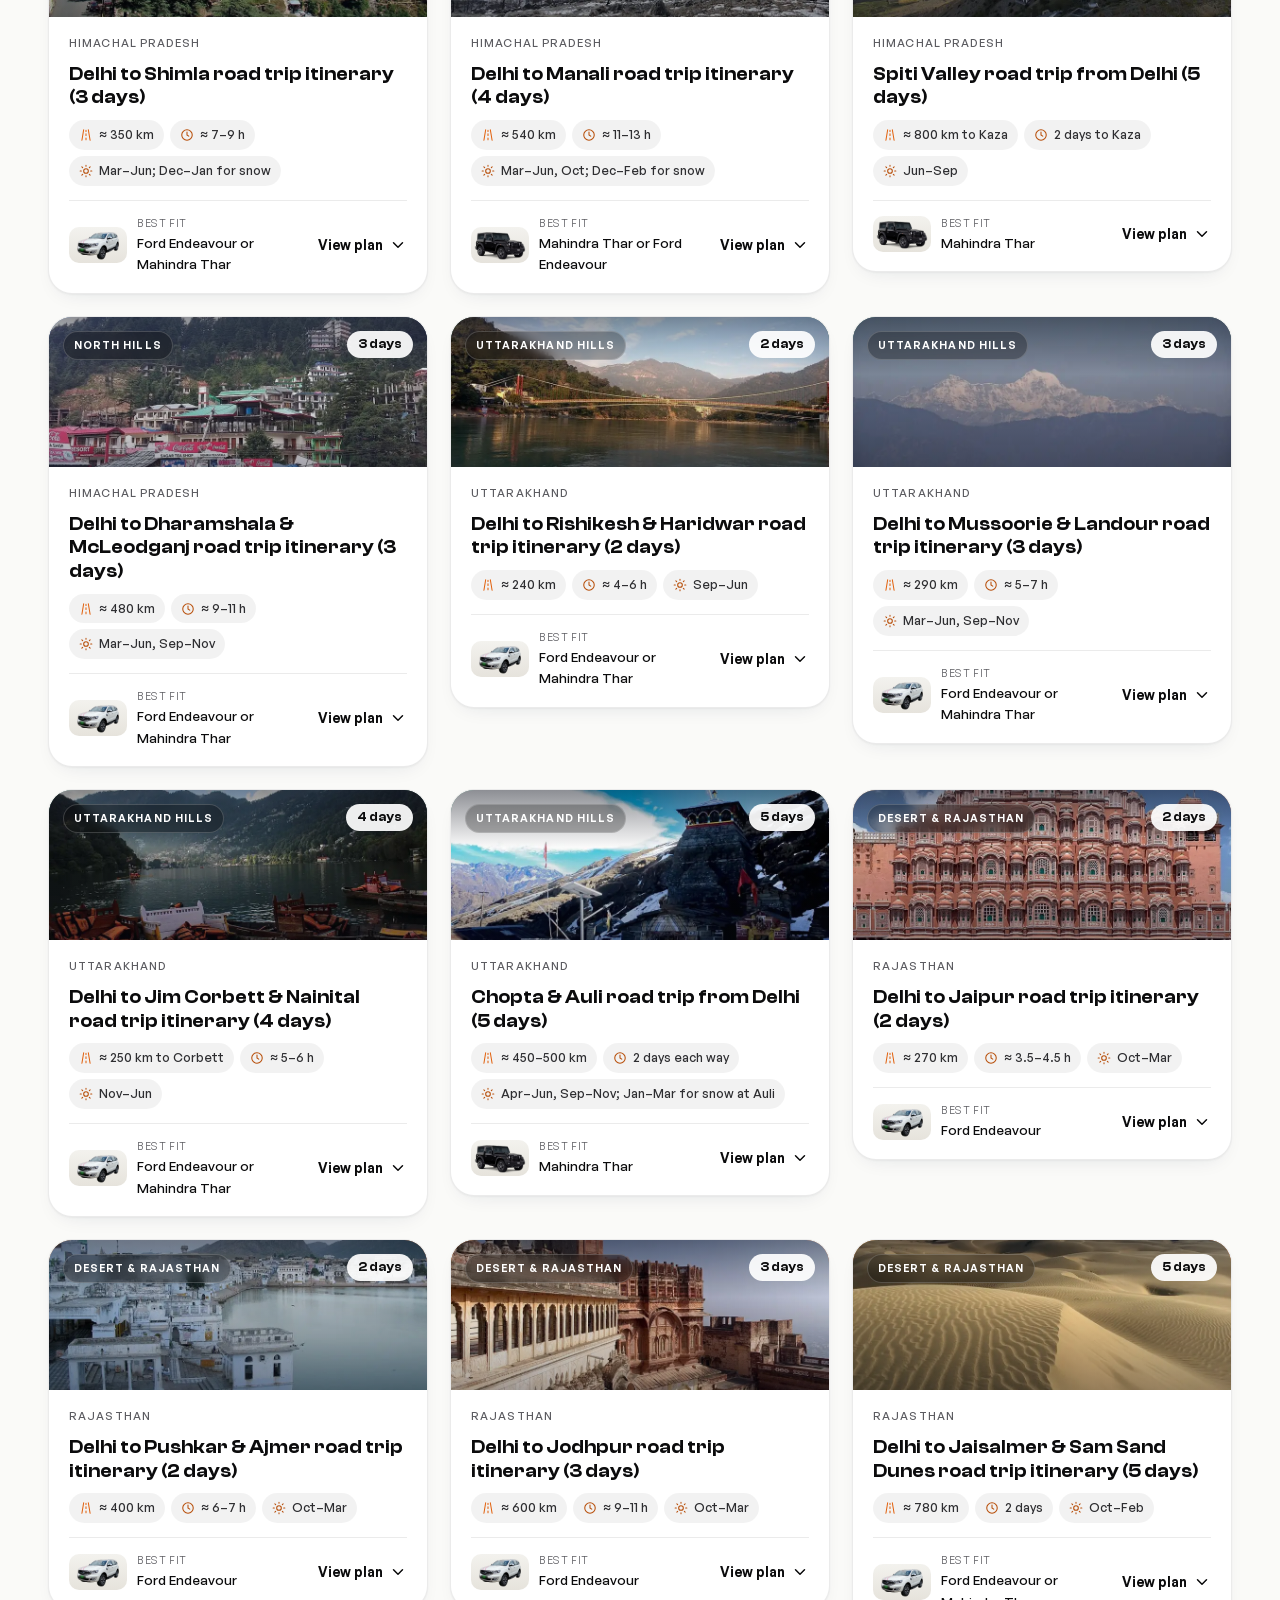
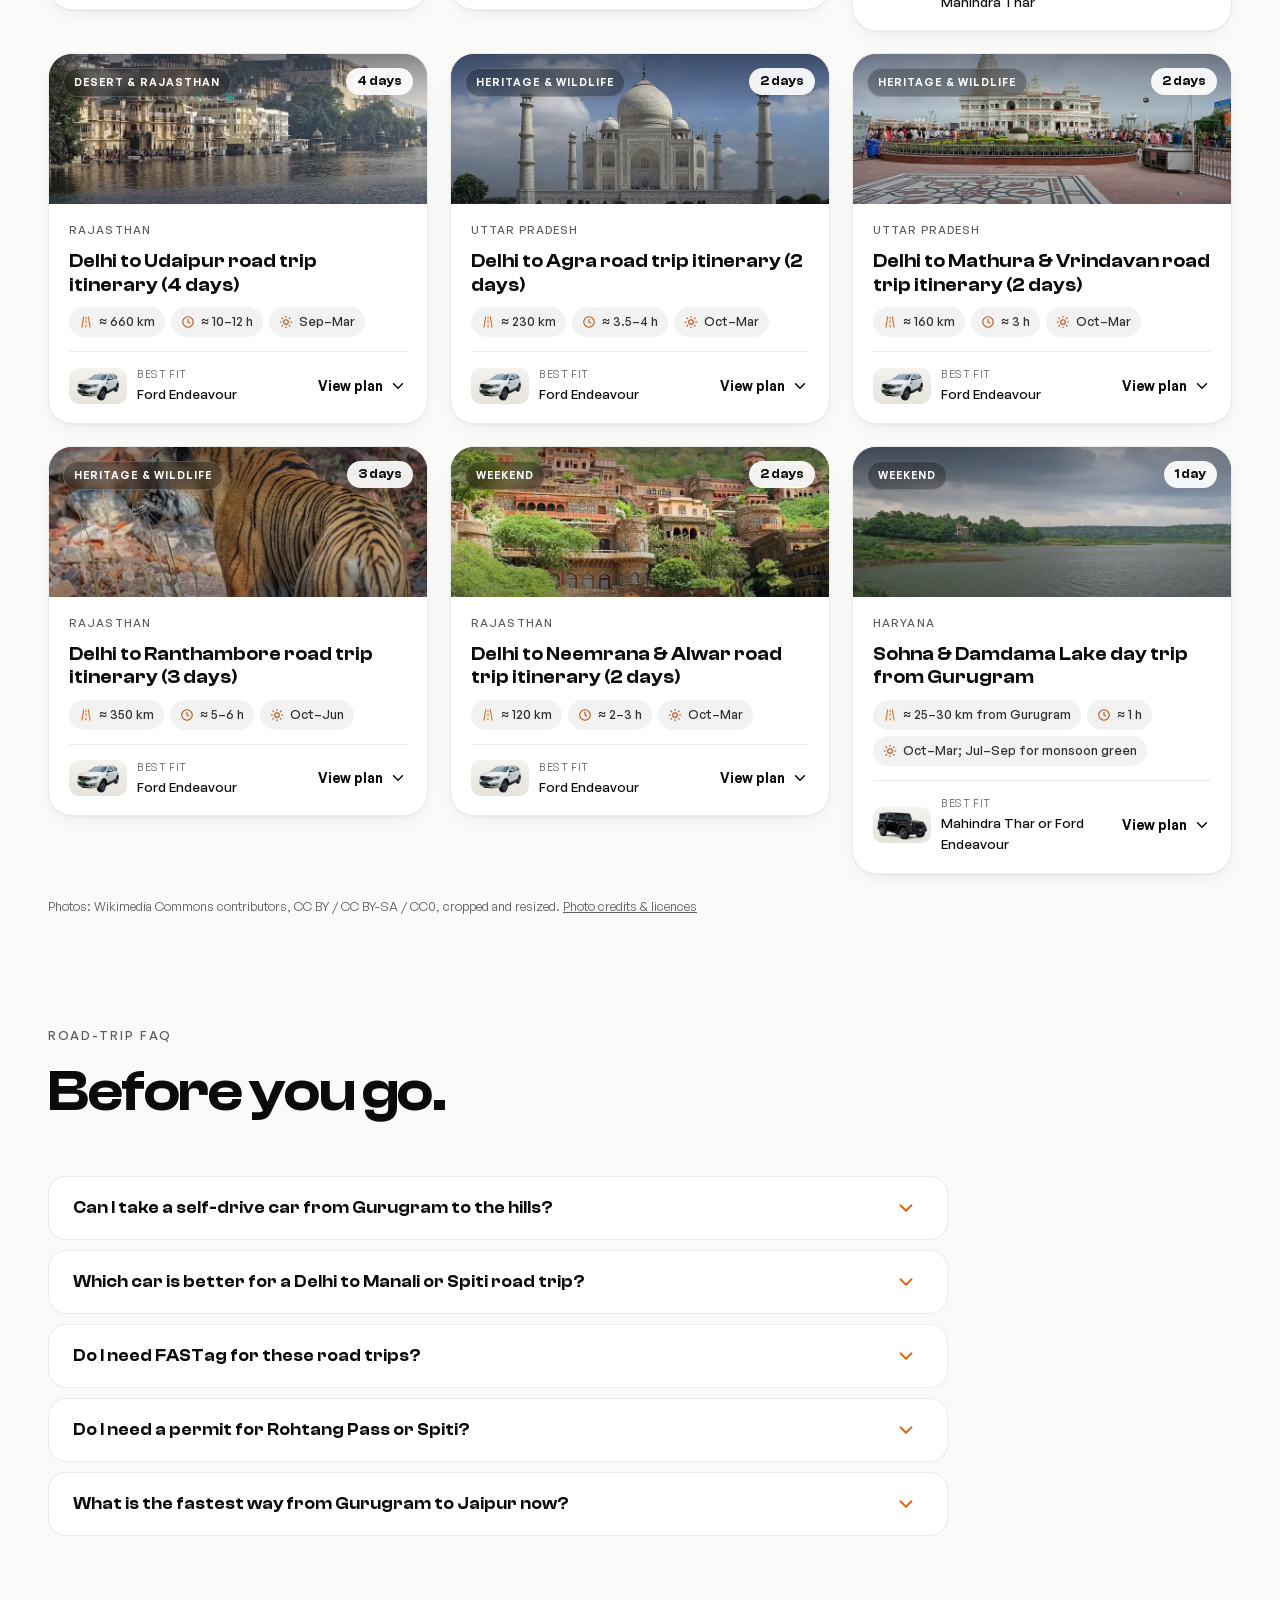
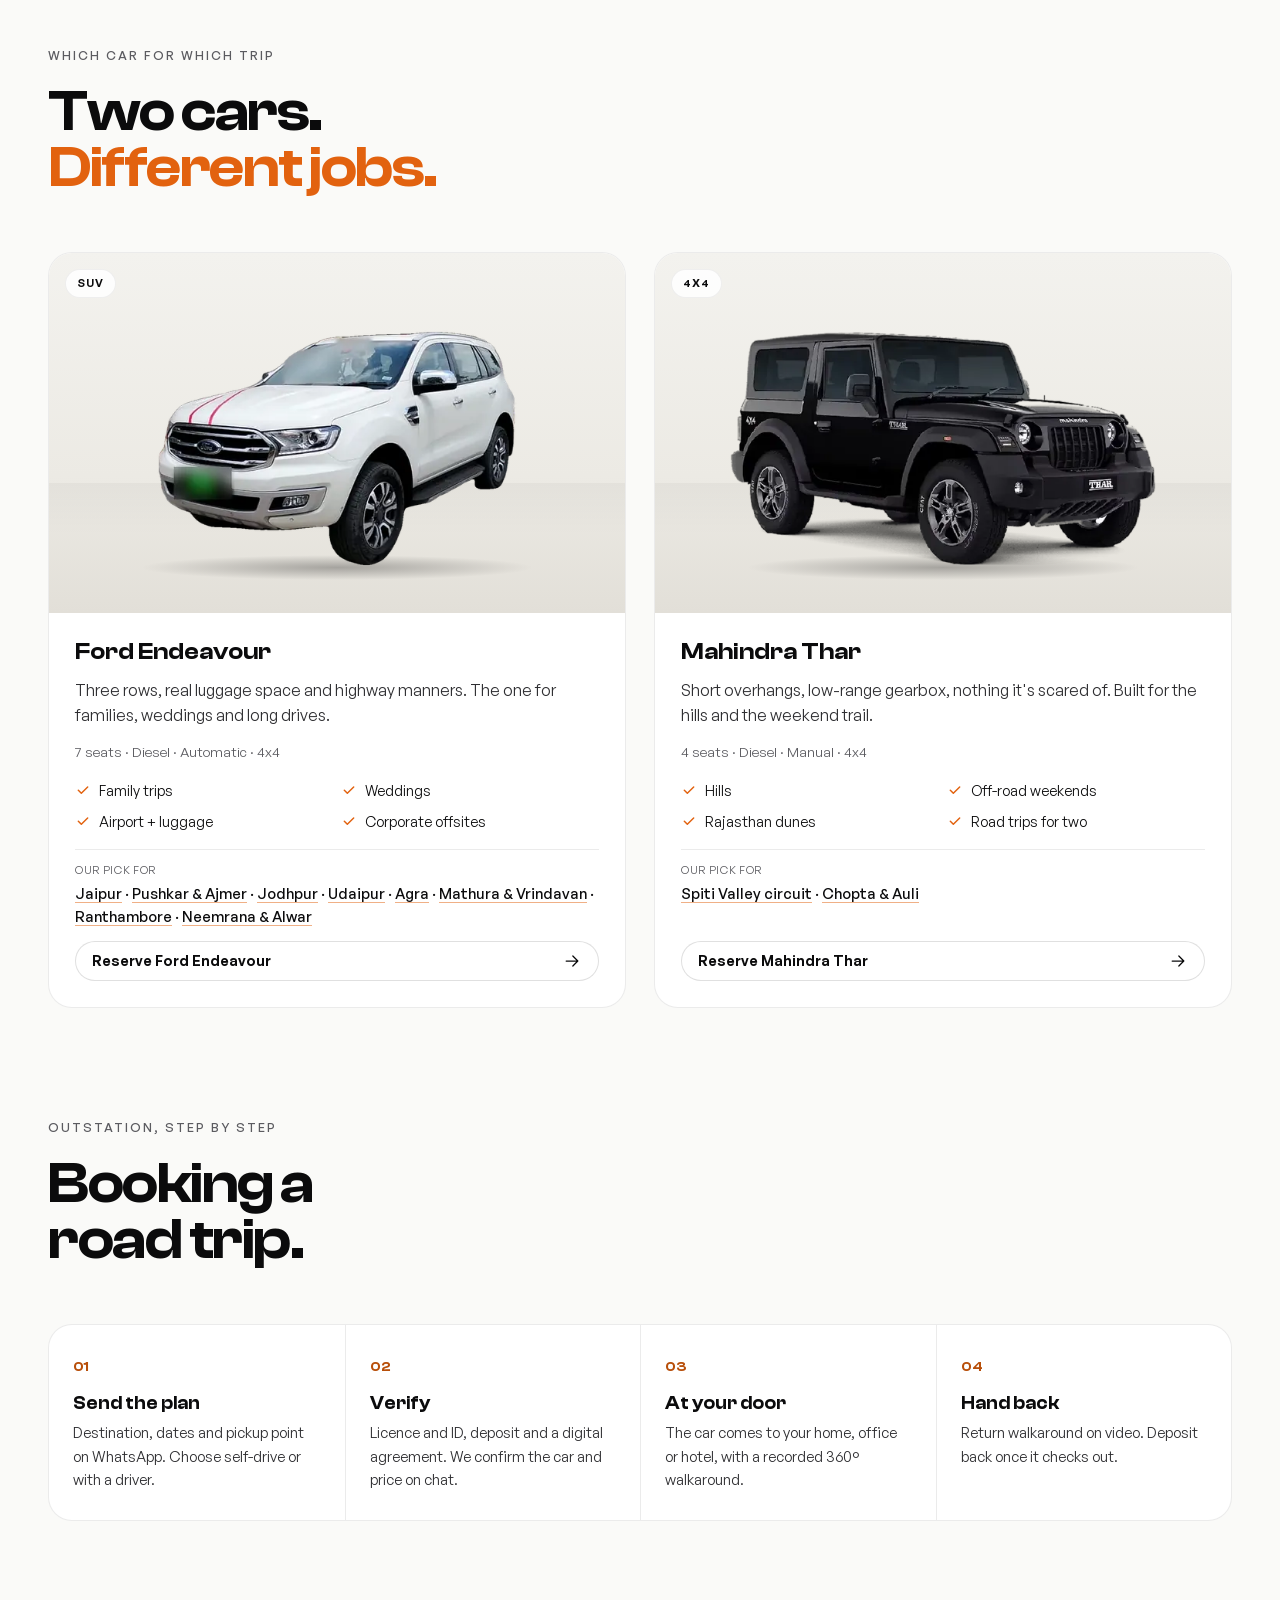
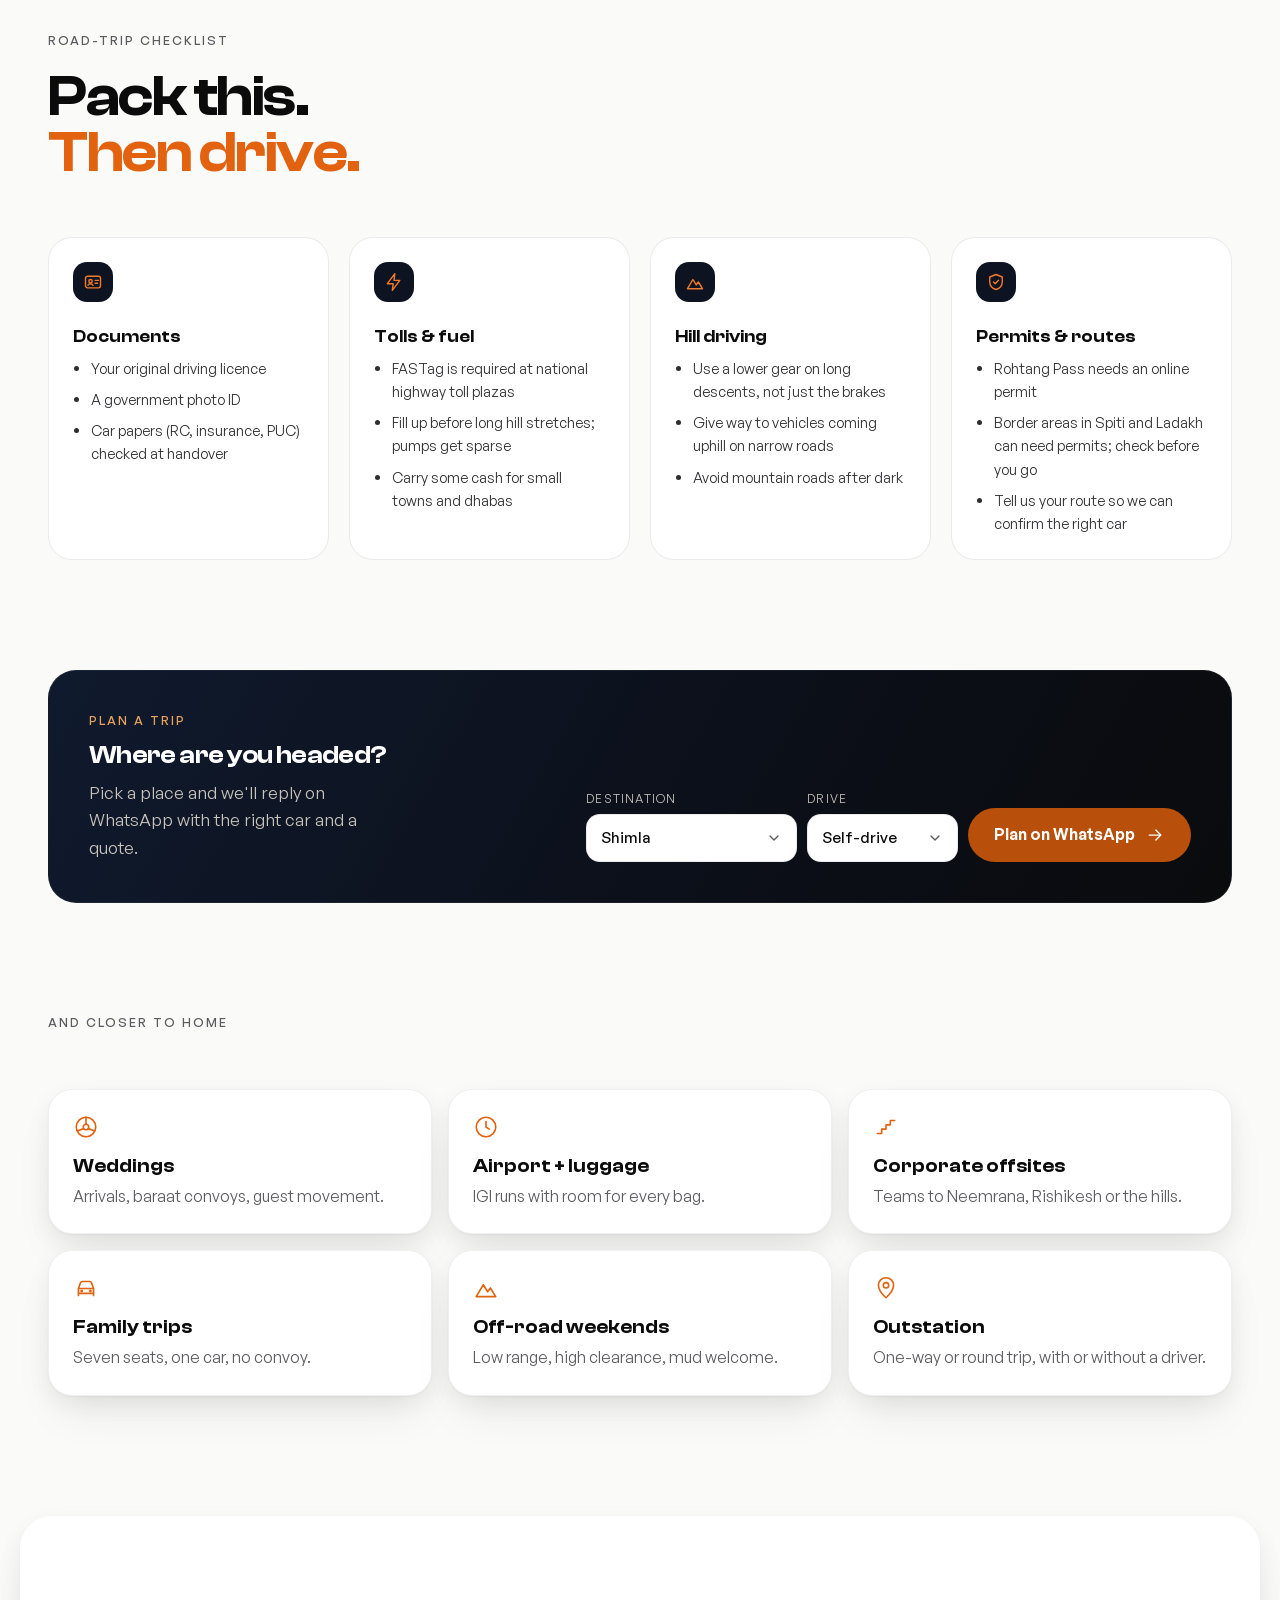
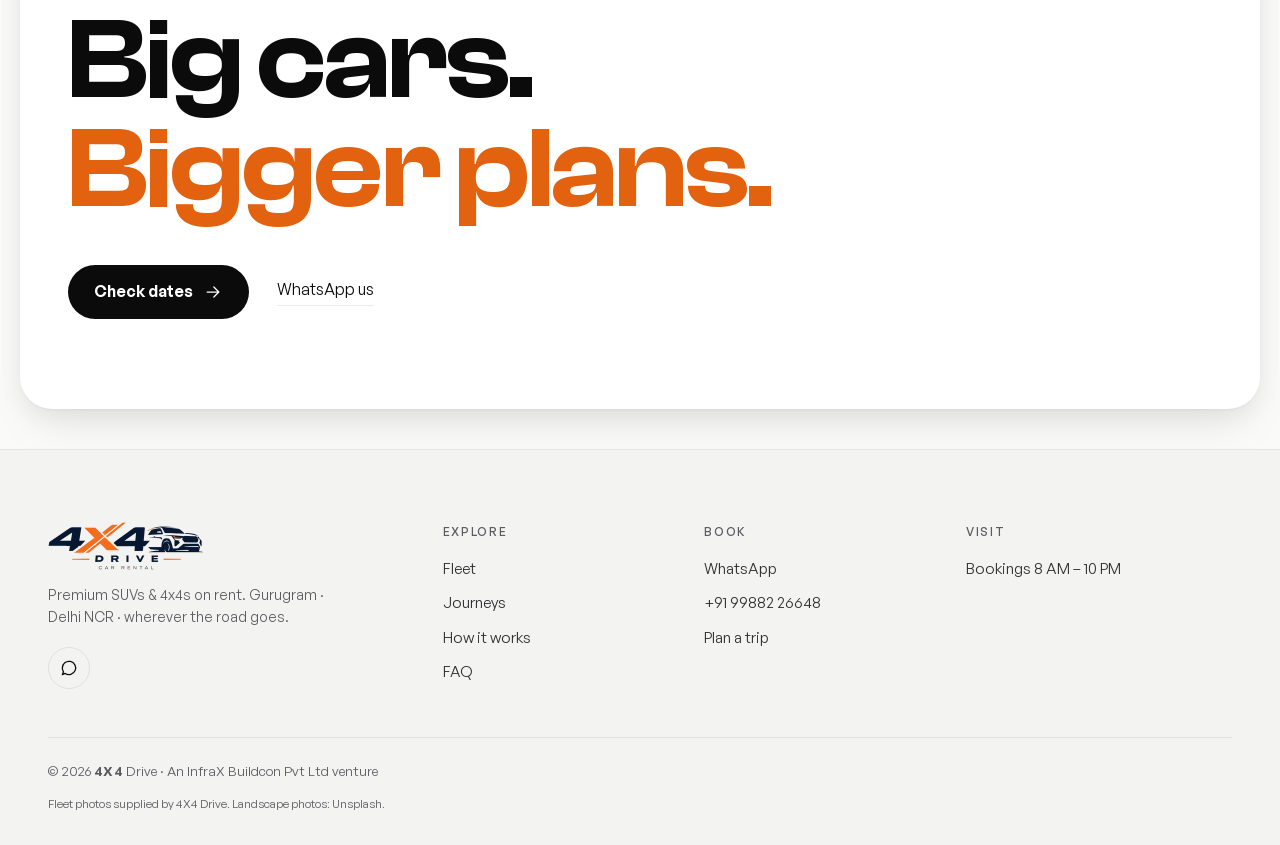
<file: journeys.html>
<!doctype html><html lang="en" data-theme="light"><head><meta charset="utf-8">
<meta name="viewport" content="width=device-width,initial-scale=1,viewport-fit=cover">
<title>Road Trips from Delhi & Gurugram: Day-by-Day Itineraries | 4X4 Drive</title><meta name="description" content="Road trip itineraries from Delhi & Gurugram: Shimla, Manali, Spiti, Rishikesh, Jaipur, Jaisalmer, Udaipur, Agra and more. Routes, distances, seasons and self-drive SUV rental.">
<meta name="theme-color" content="#FAFAF8">
<script>(function(){try{var t=localStorage.getItem("theme");if(t!=="dark")t="light";document.documentElement.dataset.theme=t;document.querySelector('meta[name=theme-color]').content=t==="light"?"#FAFAF8":"#0A0B0D"}catch(e){}if(!("onpagereveal" in window))document.documentElement.classList.add("nvt")})()</script>
<link rel="manifest" href="manifest.webmanifest"><link rel="icon" type="image/png" sizes="32x32" href="img/icon-32.png?v=26cb3f08"><link rel="apple-touch-icon" href="img/icon-180.png?v=26cb3f08">
<meta name="apple-mobile-web-app-capable" content="yes"><meta name="mobile-web-app-capable" content="yes"><meta name="apple-mobile-web-app-status-bar-style" content="black-translucent"><meta name="apple-mobile-web-app-title" content="4X4 Drive">
<link rel="preload" href="fonts/ClashDisplay-600.woff2" as="font" type="font/woff2" crossorigin><link rel="preload" href="fonts/GeneralSans-400.woff2" as="font" type="font/woff2" crossorigin>
<link rel="stylesheet" href="css/style.css?v=526a995d"><script type="application/ld+json">{"@context": "https://schema.org", "@type": "ItemList", "name": "Road trip itineraries from Delhi & Gurugram", "itemListElement": [{"@type": "ListItem", "position": 1, "item": {"@type": "TouristTrip", "name": "Delhi to Shimla road trip (3 days)", "description": "NH44 to Chandigarh, then the Kalka–Shimla highway (NH5). Day 1: Drive up via Chandigarh and Kalka. Evening walk on Mall Road and the Ridge. Day 2: Kufri and Mashobra, or Naldehra for the pine forest and views. Day 3: Leave after breakfast; stop at Kasauli or Chail on the way down.", "url": "https://infraxapp.github.io/infraxdrive/journeys.html#delhi-to-shimla", "touristType": "Road trip", "itinerary": {"@type": "ItemList", "itemListElement": [{"@type": "ListItem", "position": 1, "item": {"@type": "TouristAttraction", "name": "Mall Road"}}, {"@type": "ListItem", "position": 2, "item": {"@type": "TouristAttraction", "name": "The Ridge"}}, {"@type": "ListItem", "position": 3, "item": {"@type": "TouristAttraction", "name": "Kufri"}}, {"@type": "ListItem", "position": 4, "item": {"@type": "TouristAttraction", "name": "Naldehra"}}, {"@type": "ListItem", "position": 5, "item": {"@type": "TouristAttraction", "name": "Kasauli"}}]}}}, {"@type": "ListItem", "position": 2, "item": {"@type": "TouristTrip", "name": "Delhi to Manali road trip (4 days)", "description": "NH44 to Chandigarh, then via Kiratpur, Mandi and Kullu. Day 1: Start before dawn, or break the drive overnight at Mandi. Day 2: Old Manali, Hadimba Devi Temple and the hot springs at Vashisht. Day 3: Solang Valley and the Atal Tunnel to Sissu. Rohtang Pass needs an online permit. Day 4: Naggar Castle and Kullu on the way out; drive back.", "url": "https://infraxapp.github.io/infraxdrive/journeys.html#delhi-to-manali", "touristType": "Road trip", "itinerary": {"@type": "ItemList", "itemListElement": [{"@type": "ListItem", "position": 1, "item": {"@type": "TouristAttraction", "name": "Hadimba Devi Temple"}}, {"@type": "ListItem", "position": 2, "item": {"@type": "TouristAttraction", "name": "Old Manali"}}, {"@type": "ListItem", "position": 3, "item": {"@type": "TouristAttraction", "name": "Solang Valley"}}, {"@type": "ListItem", "position": 4, "item": {"@type": "TouristAttraction", "name": "Atal Tunnel"}}, {"@type": "ListItem", "position": 5, "item": {"@type": "TouristAttraction", "name": "Naggar Castle"}}]}}}, {"@type": "ListItem", "position": 3, "item": {"@type": "TouristTrip", "name": "Delhi to Spiti Valley circuit road trip (5 days)", "description": "Out via Shimla and Kinnaur (NH5), back over Kunzum Pass to Manali. Day 1: Delhi to Shimla or Narkanda. Day 2: Into Kinnaur: Sangla or Kalpa. Day 3: Nako and Tabo Monastery. Day 4: Kaza, Key Monastery and Kibber. Day 5: Over Kunzum Pass, Chandratal detour if open, down to Manali. Drive home over the next day or two.", "url": "https://infraxapp.github.io/infraxdrive/journeys.html#spiti-valley-road-trip", "touristType": "Road trip", "itinerary": {"@type": "ItemList", "itemListElement": [{"@type": "ListItem", "position": 1, "item": {"@type": "TouristAttraction", "name": "Kalpa"}}, {"@type": "ListItem", "position": 2, "item": {"@type": "TouristAttraction", "name": "Nako"}}, {"@type": "ListItem", "position": 3, "item": {"@type": "TouristAttraction", "name": "Tabo Monastery"}}, {"@type": "ListItem", "position": 4, "item": {"@type": "TouristAttraction", "name": "Key Monastery"}}, {"@type": "ListItem", "position": 5, "item": {"@type": "TouristAttraction", "name": "Kunzum Pass"}}]}}}, {"@type": "ListItem", "position": 4, "item": {"@type": "TouristTrip", "name": "Delhi to Dharamshala & McLeodganj road trip (3 days)", "description": "NH44 to Ambala, then via Una and Kangra. Day 1: Drive to Dharamshala; check in up in McLeodganj. Day 2: Tsuglagkhang (the Dalai Lama Temple), Bhagsu Waterfall and the cafés of Dharamkot. Day 3: HPCA Stadium and Norbulingka Institute, then drive back.", "url": "https://infraxapp.github.io/infraxdrive/journeys.html#delhi-to-dharamshala-mcleodganj", "touristType": "Road trip", "itinerary": {"@type": "ItemList", "itemListElement": [{"@type": "ListItem", "position": 1, "item": {"@type": "TouristAttraction", "name": "Tsuglagkhang"}}, {"@type": "ListItem", "position": 2, "item": {"@type": "TouristAttraction", "name": "Bhagsu Waterfall"}}, {"@type": "ListItem", "position": 3, "item": {"@type": "TouristAttraction", "name": "Dharamkot"}}, {"@type": "ListItem", "position": 4, "item": {"@type": "TouristAttraction", "name": "HPCA Stadium"}}, {"@type": "ListItem", "position": 5, "item": {"@type": "TouristAttraction", "name": "Norbulingka"}}]}}}, {"@type": "ListItem", "position": 5, "item": {"@type": "TouristTrip", "name": "Delhi to Rishikesh & Haridwar road trip (2 days)", "description": "Delhi–Dehradun Expressway (fully open since April 2026), or NH334 via Meerut. Day 1: Haridwar: Har Ki Pauri and the evening Ganga aarti. Day 2: Rishikesh: Ram Jhula area, Triveni Ghat; rafting runs outside the monsoon.", "url": "https://infraxapp.github.io/infraxdrive/journeys.html#delhi-to-rishikesh-haridwar", "touristType": "Road trip", "itinerary": {"@type": "ItemList", "itemListElement": [{"@type": "ListItem", "position": 1, "item": {"@type": "TouristAttraction", "name": "Har Ki Pauri"}}, {"@type": "ListItem", "position": 2, "item": {"@type": "TouristAttraction", "name": "Triveni Ghat"}}, {"@type": "ListItem", "position": 3, "item": {"@type": "TouristAttraction", "name": "Ram Jhula"}}, {"@type": "ListItem", "position": 4, "item": {"@type": "TouristAttraction", "name": "Shivpuri"}}]}}}, {"@type": "ListItem", "position": 6, "item": {"@type": "TouristTrip", "name": "Delhi to Mussoorie & Landour road trip (3 days)", "description": "Delhi–Dehradun Expressway to Dehradun, then the hill road up. Day 1: Drive up; evening on Mall Road and Gun Hill. Day 2: Landour: Char Dukan, Lal Tibba and the quiet lanes. Kempty Falls in the afternoon. Day 3: Dhanaulti for the deodar forest, then drive back.", "url": "https://infraxapp.github.io/infraxdrive/journeys.html#delhi-to-mussoorie", "touristType": "Road trip", "itinerary": {"@type": "ItemList", "itemListElement": [{"@type": "ListItem", "position": 1, "item": {"@type": "TouristAttraction", "name": "Mall Road"}}, {"@type": "ListItem", "position": 2, "item": {"@type": "TouristAttraction", "name": "Landour"}}, {"@type": "ListItem", "position": 3, "item": {"@type": "TouristAttraction", "name": "Lal Tibba"}}, {"@type": "ListItem", "position": 4, "item": {"@type": "TouristAttraction", "name": "Kempty Falls"}}, {"@type": "ListItem", "position": 5, "item": {"@type": "TouristAttraction", "name": "Dhanaulti"}}]}}}, {"@type": "ListItem", "position": 7, "item": {"@type": "TouristTrip", "name": "Delhi to Jim Corbett & Nainital road trip (4 days)", "description": "NH9 via Hapur and Moradabad to Ramnagar. Day 1: Drive to Ramnagar, the gateway to Corbett. Day 2: Jeep safari. Book permits in advance on the official Corbett booking site; open zones vary by season. Day 3: Ramnagar to Nainital: Naini Lake and Mall Road. Day 4: Bhimtal or Sattal and Kainchi Dham, then drive back (≈ 320 km).", "url": "https://infraxapp.github.io/infraxdrive/journeys.html#delhi-to-jim-corbett-nainital", "touristType": "Road trip", "itinerary": {"@type": "ItemList", "itemListElement": [{"@type": "ListItem", "position": 1, "item": {"@type": "TouristAttraction", "name": "Corbett Tiger Reserve"}}, {"@type": "ListItem", "position": 2, "item": {"@type": "TouristAttraction", "name": "Naini Lake"}}, {"@type": "ListItem", "position": 3, "item": {"@type": "TouristAttraction", "name": "Bhimtal"}}, {"@type": "ListItem", "position": 4, "item": {"@type": "TouristAttraction", "name": "Kainchi Dham"}}]}}}, {"@type": "ListItem", "position": 8, "item": {"@type": "TouristTrip", "name": "Delhi to Chopta & Auli road trip (5 days)", "description": "To Rishikesh, then up the Alaknanda valley via Rudraprayag. Day 1: Delhi to Rishikesh. Day 2: Rishikesh to Chopta via Rudraprayag and Ukhimath. Day 3: Trek to Tungnath and Chandrashila at sunrise. Day 4: Chopta to Joshimath and up to Auli. Day 5: Auli back down to Rishikesh; Delhi the next day.", "url": "https://infraxapp.github.io/infraxdrive/journeys.html#auli-chopta-road-trip", "touristType": "Road trip", "itinerary": {"@type": "ItemList", "itemListElement": [{"@type": "ListItem", "position": 1, "item": {"@type": "TouristAttraction", "name": "Rudraprayag"}}, {"@type": "ListItem", "position": 2, "item": {"@type": "TouristAttraction", "name": "Chopta"}}, {"@type": "ListItem", "position": 3, "item": {"@type": "TouristAttraction", "name": "Tungnath"}}, {"@type": "ListItem", "position": 4, "item": {"@type": "TouristAttraction", "name": "Chandrashila"}}, {"@type": "ListItem", "position": 5, "item": {"@type": "TouristAttraction", "name": "Auli"}}]}}}, {"@type": "ListItem", "position": 9, "item": {"@type": "TouristTrip", "name": "Delhi to Jaipur road trip (2 days)", "description": "Delhi–Mumbai Expressway from Sohna, then the Bandikui–Jaipur spur (open since July 2025). Day 1: Amber Fort in the morning, Jal Mahal, Nahargarh Fort for sunset. Day 2: City Palace, Jantar Mantar, Hawa Mahal and the bazaars, then drive back.", "url": "https://infraxapp.github.io/infraxdrive/journeys.html#delhi-to-jaipur", "touristType": "Road trip", "itinerary": {"@type": "ItemList", "itemListElement": [{"@type": "ListItem", "position": 1, "item": {"@type": "TouristAttraction", "name": "Amber Fort"}}, {"@type": "ListItem", "position": 2, "item": {"@type": "TouristAttraction", "name": "Nahargarh Fort"}}, {"@type": "ListItem", "position": 3, "item": {"@type": "TouristAttraction", "name": "City Palace"}}, {"@type": "ListItem", "position": 4, "item": {"@type": "TouristAttraction", "name": "Hawa Mahal"}}, {"@type": "ListItem", "position": 5, "item": {"@type": "TouristAttraction", "name": "Jantar Mantar"}}]}}}, {"@type": "ListItem", "position": 10, "item": {"@type": "TouristTrip", "name": "Delhi to Pushkar & Ajmer road trip (2 days)", "description": "NH48 via Jaipur and Kishangarh. Day 1: Drive to Pushkar. Ghats of Pushkar Lake, Brahma Temple, sunset from Savitri Temple. Day 2: Ajmer Sharif Dargah in the morning, then drive back.", "url": "https://infraxapp.github.io/infraxdrive/journeys.html#delhi-to-pushkar-ajmer", "touristType": "Road trip", "itinerary": {"@type": "ItemList", "itemListElement": [{"@type": "ListItem", "position": 1, "item": {"@type": "TouristAttraction", "name": "Pushkar Lake"}}, {"@type": "ListItem", "position": 2, "item": {"@type": "TouristAttraction", "name": "Brahma Temple"}}, {"@type": "ListItem", "position": 3, "item": {"@type": "TouristAttraction", "name": "Savitri Temple"}}, {"@type": "ListItem", "position": 4, "item": {"@type": "TouristAttraction", "name": "Ajmer Sharif Dargah"}}]}}}, {"@type": "ListItem", "position": 11, "item": {"@type": "TouristTrip", "name": "Delhi to Jodhpur road trip (3 days)", "description": "NH48 to Ajmer, then on to Jodhpur. Day 1: Long drive; break at Ajmer or Pushkar if you like. Day 2: Mehrangarh Fort, Jaswant Thada, the Clock Tower market; Umaid Bhawan museum. Day 3: Drive back, or carry on to Jaisalmer.", "url": "https://infraxapp.github.io/infraxdrive/journeys.html#delhi-to-jodhpur", "touristType": "Road trip", "itinerary": {"@type": "ItemList", "itemListElement": [{"@type": "ListItem", "position": 1, "item": {"@type": "TouristAttraction", "name": "Mehrangarh Fort"}}, {"@type": "ListItem", "position": 2, "item": {"@type": "TouristAttraction", "name": "Jaswant Thada"}}, {"@type": "ListItem", "position": 3, "item": {"@type": "TouristAttraction", "name": "Clock Tower"}}, {"@type": "ListItem", "position": 4, "item": {"@type": "TouristAttraction", "name": "Umaid Bhawan Palace"}}]}}}, {"@type": "ListItem", "position": 12, "item": {"@type": "TouristTrip", "name": "Delhi to Jaisalmer & Sam Sand Dunes road trip (5 days)", "description": "To Jaipur by expressway, then via Jodhpur. Day 1: Delhi to Jaipur. Day 2: Jaipur to Jodhpur; Mehrangarh Fort at sunset. Day 3: Jodhpur to Jaisalmer. Day 4: Jaisalmer Fort, Patwon ki Haveli, Gadisar Lake; evening at Sam Sand Dunes. Day 5: Kuldhara and Bada Bagh, then start the two-day drive home.", "url": "https://infraxapp.github.io/infraxdrive/journeys.html#delhi-to-jaisalmer-sam-dunes", "touristType": "Road trip", "itinerary": {"@type": "ItemList", "itemListElement": [{"@type": "ListItem", "position": 1, "item": {"@type": "TouristAttraction", "name": "Jaisalmer Fort"}}, {"@type": "ListItem", "position": 2, "item": {"@type": "TouristAttraction", "name": "Patwon ki Haveli"}}, {"@type": "ListItem", "position": 3, "item": {"@type": "TouristAttraction", "name": "Gadisar Lake"}}, {"@type": "ListItem", "position": 4, "item": {"@type": "TouristAttraction", "name": "Sam Sand Dunes"}}, {"@type": "ListItem", "position": 5, "item": {"@type": "TouristAttraction", "name": "Kuldhara"}}]}}}, {"@type": "ListItem", "position": 13, "item": {"@type": "TouristTrip", "name": "Delhi to Udaipur road trip (4 days)", "description": "NH48 via Jaipur and Ajmer. Day 1: Delhi to Jaipur or Ajmer; overnight. Day 2: On to Udaipur; sunset at Lake Pichola. Day 3: City Palace, Jagdish Temple, boat on Lake Pichola, Bagore ki Haveli in the evening. Day 4: Kumbhalgarh Fort on the way out; drive back over one or two days.", "url": "https://infraxapp.github.io/infraxdrive/journeys.html#delhi-to-udaipur", "touristType": "Road trip", "itinerary": {"@type": "ItemList", "itemListElement": [{"@type": "ListItem", "position": 1, "item": {"@type": "TouristAttraction", "name": "City Palace"}}, {"@type": "ListItem", "position": 2, "item": {"@type": "TouristAttraction", "name": "Lake Pichola"}}, {"@type": "ListItem", "position": 3, "item": {"@type": "TouristAttraction", "name": "Jagdish Temple"}}, {"@type": "ListItem", "position": 4, "item": {"@type": "TouristAttraction", "name": "Bagore ki Haveli"}}, {"@type": "ListItem", "position": 5, "item": {"@type": "TouristAttraction", "name": "Kumbhalgarh Fort"}}]}}}, {"@type": "ListItem", "position": 14, "item": {"@type": "TouristTrip", "name": "Delhi to Agra road trip (2 days)", "description": "Yamuna Expressway. Day 1: Taj Mahal at sunrise (closed on Fridays), Agra Fort, Mehtab Bagh at sunset. Day 2: Fatehpur Sikri on the way back.", "url": "https://infraxapp.github.io/infraxdrive/journeys.html#delhi-to-agra", "touristType": "Road trip", "itinerary": {"@type": "ItemList", "itemListElement": [{"@type": "ListItem", "position": 1, "item": {"@type": "TouristAttraction", "name": "Taj Mahal"}}, {"@type": "ListItem", "position": 2, "item": {"@type": "TouristAttraction", "name": "Agra Fort"}}, {"@type": "ListItem", "position": 3, "item": {"@type": "TouristAttraction", "name": "Mehtab Bagh"}}, {"@type": "ListItem", "position": 4, "item": {"@type": "TouristAttraction", "name": "Fatehpur Sikri"}}]}}}, {"@type": "ListItem", "position": 15, "item": {"@type": "TouristTrip", "name": "Delhi to Mathura & Vrindavan road trip (2 days)", "description": "Yamuna Expressway. Day 1: Mathura: Shri Krishna Janmabhoomi and Vishram Ghat. Day 2: Vrindavan: Banke Bihari Temple, ISKCON, Prem Mandir lit up in the evening. Expect big crowds around Holi and Janmashtami.", "url": "https://infraxapp.github.io/infraxdrive/journeys.html#delhi-to-mathura-vrindavan", "touristType": "Road trip", "itinerary": {"@type": "ItemList", "itemListElement": [{"@type": "ListItem", "position": 1, "item": {"@type": "TouristAttraction", "name": "Krishna Janmabhoomi"}}, {"@type": "ListItem", "position": 2, "item": {"@type": "TouristAttraction", "name": "Vishram Ghat"}}, {"@type": "ListItem", "position": 3, "item": {"@type": "TouristAttraction", "name": "Banke Bihari Temple"}}, {"@type": "ListItem", "position": 4, "item": {"@type": "TouristAttraction", "name": "Prem Mandir"}}]}}}, {"@type": "ListItem", "position": 16, "item": {"@type": "TouristTrip", "name": "Delhi to Ranthambore road trip (3 days)", "description": "Delhi–Mumbai Expressway towards Sawai Madhopur. Day 1: Drive down; Ranthambore Fort and Trinetra Ganesh Temple. Day 2: Morning and afternoon safaris. Book on the official Rajasthan forest booking site; core zones close in the monsoon. Day 3: One more morning drive, then back.", "url": "https://infraxapp.github.io/infraxdrive/journeys.html#delhi-to-ranthambore", "touristType": "Road trip", "itinerary": {"@type": "ItemList", "itemListElement": [{"@type": "ListItem", "position": 1, "item": {"@type": "TouristAttraction", "name": "Ranthambore National Park"}}, {"@type": "ListItem", "position": 2, "item": {"@type": "TouristAttraction", "name": "Ranthambore Fort"}}, {"@type": "ListItem", "position": 3, "item": {"@type": "TouristAttraction", "name": "Trinetra Ganesh Temple"}}]}}}, {"@type": "ListItem", "position": 17, "item": {"@type": "TouristTrip", "name": "Delhi to Neemrana & Alwar road trip (2 days)", "description": "NH48 (Delhi–Jaipur highway). Day 1: Neemrana Fort-Palace and the zipline over the Aravallis. Day 2: Alwar: Bala Quila and Siliserh Lake, then home.", "url": "https://infraxapp.github.io/infraxdrive/journeys.html#delhi-to-neemrana", "touristType": "Road trip", "itinerary": {"@type": "ItemList", "itemListElement": [{"@type": "ListItem", "position": 1, "item": {"@type": "TouristAttraction", "name": "Neemrana Fort-Palace"}}, {"@type": "ListItem", "position": 2, "item": {"@type": "TouristAttraction", "name": "Bala Quila"}}, {"@type": "ListItem", "position": 3, "item": {"@type": "TouristAttraction", "name": "Siliserh Lake"}}]}}}, {"@type": "ListItem", "position": 18, "item": {"@type": "TouristTrip", "name": "Delhi to Sohna & Damdama Lake road trip (1 day)", "description": "Sohna Road (NH248A) south from Gurugram. Day 1: Damdama Lake and the Aravalli ridge in the morning; Shiv Kund at Sohna; back by evening.", "url": "https://infraxapp.github.io/infraxdrive/journeys.html#sohna-damdama-day-trip", "touristType": "Road trip", "itinerary": {"@type": "ItemList", "itemListElement": [{"@type": "ListItem", "position": 1, "item": {"@type": "TouristAttraction", "name": "Damdama Lake"}}, {"@type": "ListItem", "position": 2, "item": {"@type": "TouristAttraction", "name": "Shiv Kund, Sohna"}}, {"@type": "ListItem", "position": 3, "item": {"@type": "TouristAttraction", "name": "Aravalli hills"}}]}}}]}</script><script type="application/ld+json">{"@context": "https://schema.org", "@type": "FAQPage", "mainEntity": [{"@type": "Question", "name": "Can I take a self-drive car from Gurugram to the hills?", "acceptedAnswer": {"@type": "Answer", "text": "Yes. Both of our cars do outstation trips, self-drive or with a driver. Tell us your route when you book so we can suggest the right car."}}, {"@type": "Question", "name": "Which car is better for a Delhi to Manali or Spiti road trip?", "acceptedAnswer": {"@type": "Answer", "text": "For Spiti, Ladakh and snow, the Mahindra Thar (4x4, high ground clearance). For families and long highway drives to Shimla, Jaipur or Udaipur, the 7-seater Ford Endeavour."}}, {"@type": "Question", "name": "Do I need FASTag for these road trips?", "acceptedAnswer": {"@type": "Answer", "text": "Yes. FASTag is required at national highway and expressway toll plazas, including the Delhi–Mumbai and Delhi–Dehradun expressways."}}, {"@type": "Question", "name": "Do I need a permit for Rohtang Pass or Spiti?", "acceptedAnswer": {"@type": "Answer", "text": "Rohtang Pass needs an online permit. Some border areas in Kinnaur, Spiti and Ladakh can need permits, so check the current rules before you go."}}, {"@type": "Question", "name": "What is the fastest way from Gurugram to Jaipur now?", "acceptedAnswer": {"@type": "Answer", "text": "The Delhi–Mumbai Expressway from Sohna with the Bandikui–Jaipur spur, open since July 2025. It is roughly 3.5 hours from Gurugram without stops."}}]}</script></head><body data-page="journeys.html">
<svg width="0" height="0" style="position:absolute" aria-hidden="true">
<symbol id="i-home" viewBox="0 0 24 24"><path d="M3 10.5 12 3l9 7.5V21h-6v-6H9v6H3z"/></symbol>
<symbol id="i-car" viewBox="0 0 24 24"><path d="M5 17h14v-4.5l-1.8-5A2 2 0 0 0 15.3 6H8.7a2 2 0 0 0-1.9 1.5L5 12.5zM5 12.5h14M5 17v2M19 17v2"/><circle cx="8" cy="14.8" r=".6"/><circle cx="16" cy="14.8" r=".6"/></symbol>
<symbol id="i-mtn" viewBox="0 0 24 24"><path d="m3 20 6.5-11 4 6.5 2.5-3.5L21 20z"/></symbol>
<symbol id="i-cal" viewBox="0 0 24 24"><rect x="3.5" y="5" width="17" height="15.5" rx="3"/><path d="M3.5 10h17M8 3v4M16 3v4"/></symbol>
<symbol id="i-chat" viewBox="0 0 24 24"><path d="M4 12a8 8 0 1 1 3.4 6.5L4 20l1.3-3.6A8 8 0 0 1 4 12z"/></symbol>
<symbol id="i-pin" viewBox="0 0 24 24"><path d="M12 21s-7-6.2-7-11.5a7 7 0 0 1 14 0C19 14.8 12 21 12 21z"/><circle cx="12" cy="9.5" r="2.5"/></symbol>
<symbol id="i-arrow" viewBox="0 0 24 24"><path d="M5 12h14M13 6l6 6-6 6"/></symbol>
<symbol id="i-door" viewBox="0 0 24 24"><path d="M3 21h18M6 21V4h12v17M14 12h.01"/></symbol>
<symbol id="i-video" viewBox="0 0 24 24"><rect x="3" y="6" width="13" height="12" rx="2.5"/><path d="m16 10 5-3v10l-5-3"/></symbol>
<symbol id="i-shield" viewBox="0 0 24 24"><path d="M12 3 4.5 6v6c0 4.5 3.2 7.8 7.5 9 4.3-1.2 7.5-4.5 7.5-9V6z"/><path d="m9 12 2 2 4-4"/></symbol>
<symbol id="i-id" viewBox="0 0 24 24"><rect x="3" y="5" width="18" height="14" rx="2.5"/><circle cx="9" cy="11" r="2"/><path d="M6 16c.6-1.5 1.7-2 3-2s2.4.5 3 2M14.5 10h4M14.5 13.5h3"/></symbol>
<symbol id="i-gps" viewBox="0 0 24 24"><circle cx="12" cy="12" r="7"/><circle cx="12" cy="12" r="2.5"/><path d="M12 2v3M12 19v3M2 12h3M19 12h3"/></symbol>
<symbol id="i-clock" viewBox="0 0 24 24"><circle cx="12" cy="12" r="9"/><path d="M12 7v5l3 2"/></symbol>
<symbol id="i-wheel" viewBox="0 0 24 24"><circle cx="12" cy="12" r="9"/><circle cx="12" cy="12" r="2.5"/><path d="M12 3v6.5M4.5 15.5l5.3-2M19.5 15.5l-5.3-2"/></symbol>
<symbol id="i-sun" viewBox="0 0 24 24"><circle cx="12" cy="12" r="4"/><path d="M12 2v2M12 20v2M4.9 4.9l1.4 1.4M17.7 17.7l1.4 1.4M2 12h2M20 12h2M4.9 19.1l1.4-1.4M17.7 6.3l1.4-1.4"/></symbol>
<symbol id="i-moon" viewBox="0 0 24 24"><path d="M20 14.5A8 8 0 0 1 9.5 4a8 8 0 1 0 10.5 10.5z"/></symbol>
<symbol id="i-chev" viewBox="0 0 24 24"><path d="m6 9 6 6 6-6"/></symbol>
<symbol id="i-x" viewBox="0 0 24 24"><path d="M6 6l12 12M18 6 6 18"/></symbol>
<symbol id="i-plus" viewBox="0 0 24 24"><path d="M12 5v14M5 12h14"/></symbol>
<symbol id="i-seat" viewBox="0 0 24 24"><path d="M7 4v9h10M7 13l-1 7M17 13v7M9 9h6"/></symbol><symbol id="i-fuel" viewBox="0 0 24 24"><path d="M5 20V5a1 1 0 0 1 1-1h7a1 1 0 0 1 1 1v15M4 20h11M5 10h9M14 8l3 2v7a1.5 1.5 0 0 0 3 0V9l-2-2"/></symbol><symbol id="i-gear" viewBox="0 0 24 24"><circle cx="6" cy="6" r="2"/><circle cx="12" cy="6" r="2"/><circle cx="18" cy="6" r="2"/><circle cx="6" cy="18" r="2"/><circle cx="12" cy="18" r="2"/><path d="M6 8v8M12 8v8M18 8v4H6"/></symbol>
<symbol id="i-bolt" viewBox="0 0 24 24"><path d="M13 2 4 14h7l-1 8 9-12h-7z"/></symbol>
<symbol id="i-more" viewBox="0 0 24 24"><circle cx="5" cy="12" r="1.3"/><circle cx="12" cy="12" r="1.3"/><circle cx="19" cy="12" r="1.3"/></symbol>
<symbol id="i-check" viewBox="0 0 24 24"><path d="m5 12.5 4.5 4.5L19 7.5"/></symbol>
<symbol id="i-phone" viewBox="0 0 24 24"><path d="M5 4h4l2 5-2.5 1.5a11 11 0 0 0 5 5L15 13l5 2v4a2 2 0 0 1-2 2A16 16 0 0 1 3 6a2 2 0 0 1 2-2"/></symbol>
<symbol id="i-mail" viewBox="0 0 24 24"><rect x="3" y="5" width="18" height="14" rx="2.5"/><path d="m3.5 6.5 8.5 6.5 8.5-6.5"/></symbol>
<symbol id="i-help" viewBox="0 0 24 24"><circle cx="12" cy="12" r="9"/><path d="M9.5 9.5a2.5 2.5 0 1 1 3.5 2.3c-.6.3-1 .9-1 1.6v.6M12 17h.01"/></symbol>
<symbol id="i-ig" viewBox="0 0 24 24"><rect x="3.5" y="3.5" width="17" height="17" rx="5"/><circle cx="12" cy="12" r="4"/><circle cx="17" cy="7" r=".6"/></symbol>
<symbol id="i-yt" viewBox="0 0 24 24"><rect x="2.5" y="5.5" width="19" height="13" rx="4"/><path d="m10 9.5 5 2.5-5 2.5z"/></symbol>
<symbol id="i-steps" viewBox="0 0 24 24"><path d="M4 18h4v-4h4v-4h4V6h4"/></symbol>
</svg>

<a class="skip" href="#main">Skip to content</a>
<header class="bar"><a href="index.html" class="logo" aria-label="4X4 Drive home"><img class="lg-lt" src="img/logo.webp?v=730c210c" alt="4X4 Drive" width="130" height="40"><img class="lg-dk" src="img/logo-dark.webp?v=fa94fe3b" alt="4X4 Drive" width="130" height="40"></a>
<nav class="links" aria-label="Main"><a href="fleet.html">Fleet</a><a href="journeys.html" aria-current="page">Journeys</a><a href="how-it-works.html">How it works</a><a href="faq.html">FAQ</a><a href="contact.html">Contact</a></nav>
<span class="city"><svg><use href="#i-pin"/></svg>Gurugram</span>
<button class="tbtn press" data-theme-toggle aria-label="Toggle light/dark theme"><svg class="sun"><use href="#i-sun"/></svg><svg class="moon"><use href="#i-moon"/></svg></button>
<button class="btn sm desk press" data-open-book>Reserve</button></header>
<main id="main"><section class="fx-head"><div class="fx-band"><div class="fx-copy"><p class="kicker">Journeys · from Gurugram &amp; Delhi NCR</p><h1 class="display md">Go further.<br><em>Drive yourself.</em></h1><p class="sub">Hills, desert, trails and temple towns, all within a day's drive. Self-drive or with a driver, delivered to your door.</p></div>
<dl class="fx-stats" id="jstats"></dl></div></section>
<section class="sec tight"><div class="sec-head"><p class="kicker">Pick a terrain</p><h2 class="fx-vh">Trip types</h2></div><div class="rail trips">
<a class="trip big press" href="#" data-trip="Hill trip"><img class="fade" src="img/hills.webp" alt="Snow peaks above clouds" loading="eager" fetchpriority="high" width="1000" height="667"><div><span>Shimla · Manali · Rishikesh · Spiti</span><h3 class="display sm">The hills</h3></div></a>
<a class="trip press" href="#" data-trip="Rajasthan trip"><span class="trip-art d-desert" aria-hidden="true"><svg viewBox="0 0 400 140" preserveAspectRatio="none"><use href="#ja-desert"/></svg></span><div><span>Jaipur · Jaisalmer · the dunes</span><h3 class="display sm">Rajasthan</h3></div></a>
<a class="trip press" href="#" data-trip="Off-road weekend"><img class="fade" src="img/hero-dark-900.webp" alt="Red 4x4 climbing through mud" loading="lazy" width="900" height="506"><div><span>Trails within a few hours of NCR</span><h3 class="display sm">Off-road weekends</h3></div></a>
</div></section>
<section class="sec jx" id="itineraries"><svg width="0" height="0" style="position:absolute" aria-hidden="true">
<symbol id="ja-north" viewBox="0 0 400 140"><path d="M0 140 L70 62 L104 92 L160 28 L214 96 L250 66 L320 120 L352 96 L400 128 V140Z" fill="currentColor" opacity=".18"/><path d="M0 140 L70 62 L104 92 L160 28 L214 96 L250 66 L320 120 L352 96 L400 128" fill="none" stroke="currentColor" stroke-width="1.5" opacity=".7"/><path d="M146 44 L160 28 L176 48 L166 44 L160 52 L152 44Z" fill="currentColor" opacity=".6"/><path d="M0 120 L60 100 L130 126 L210 104 L300 132 L400 110" fill="none" stroke="currentColor" stroke-width="1" opacity=".35"/></symbol>
<symbol id="ja-east" viewBox="0 0 400 140"><path d="M0 140 C60 90 110 80 160 100 C210 120 240 60 300 66 C350 70 380 96 400 104 V140Z" fill="currentColor" opacity=".16"/><path d="M0 116 C60 76 120 66 170 88 C220 110 250 48 310 54 C356 58 384 84 400 92" fill="none" stroke="currentColor" stroke-width="1.5" opacity=".7"/><g fill="currentColor" opacity=".45"><path d="M40 124 l8-22 8 22z"/><path d="M58 128 l7-18 7 18z"/><path d="M330 124 l8-24 8 24z"/><path d="M348 128 l6-16 6 16z"/><path d="M364 126 l7-20 7 20z"/></g></symbol>
<symbol id="ja-desert" viewBox="0 0 400 140"><circle cx="318" cy="46" r="18" fill="currentColor" opacity=".25"/><path d="M0 140 C70 96 130 96 190 118 C240 136 280 92 340 96 C370 98 390 108 400 114 V140Z" fill="currentColor" opacity=".18"/><path d="M0 112 C80 74 140 80 200 104 C250 124 290 80 350 84 C376 86 392 94 400 98" fill="none" stroke="currentColor" stroke-width="1.5" opacity=".7"/><path d="M0 130 C90 112 150 116 220 130 C280 140 340 120 400 126" fill="none" stroke="currentColor" stroke-width="1" opacity=".35"/></symbol>
<symbol id="ja-heritage" viewBox="0 0 400 140"><g fill="none" stroke="currentColor" stroke-width="1.5" opacity=".7"><path d="M150 140 V96 H250 V140"/><path d="M170 96 C170 62 230 62 230 96"/><path d="M200 66 V50"/><path d="M186 140 V116 C186 104 214 104 214 116 V140"/><path d="M130 140 V70 M270 140 V70"/><path d="M126 70 h8 M266 70 h8"/></g><path d="M0 140 H400 V132 H0Z" fill="currentColor" opacity=".2"/><path d="M150 140 V96 H250 V140Z" fill="currentColor" opacity=".1"/></symbol>
<symbol id="ja-weekend" viewBox="0 0 400 140"><circle cx="90" cy="50" r="16" fill="currentColor" opacity=".22"/><path d="M0 140 C80 100 160 108 220 120 C290 134 340 104 400 108 V140Z" fill="currentColor" opacity=".16"/><path d="M0 118 C80 84 160 92 230 106 C300 120 344 90 400 94" fill="none" stroke="currentColor" stroke-width="1.5" opacity=".7"/><path d="M250 112 C270 104 300 104 330 112" fill="none" stroke="currentColor" stroke-width="1" opacity=".4"/></symbol>
<symbol id="ji-road" viewBox="0 0 24 24"><path d="M8 3 5 21M16 3l3 18M12 4v2M12 10v3M12 17v3" fill="none" stroke="currentColor" stroke-width="1.8" stroke-linecap="round"/></symbol>
<symbol id="ja-n" viewBox="0 0 24 24"><path d="M2 20 9 8l3 5 3-4 7 11z" fill="none" stroke="currentColor" stroke-width="1.8" stroke-linejoin="round"/></symbol>
<symbol id="ja-e" viewBox="0 0 24 24"><path d="M2 18c3-5 6-6 9-3s5-6 11-1M6 20l2-5 2 5M15 20l2-6 2 6" fill="none" stroke="currentColor" stroke-width="1.8" stroke-linecap="round" stroke-linejoin="round"/></symbol>
<symbol id="ja-d" viewBox="0 0 24 24"><circle cx="17" cy="7" r="2.5" fill="none" stroke="currentColor" stroke-width="1.8"/><path d="M2 18c4-4 8-4 11-1s6-2 9-1M2 21h20" fill="none" stroke="currentColor" stroke-width="1.8" stroke-linecap="round"/></symbol>
<symbol id="ja-h" viewBox="0 0 24 24"><path d="M4 21V13h16v8M7 13c0-5 10-5 10 0M12 8V5M10 21v-4a2 2 0 0 1 4 0v4" fill="none" stroke="currentColor" stroke-width="1.8" stroke-linecap="round" stroke-linejoin="round"/></symbol>
</svg><div class="sec-head split"><div><p class="kicker">Road trip itineraries</p><h2 class="display md">Every direction<br><em>from Delhi.</em></h2></div><p class="jx-note">Day-by-day plans, hills to desert. Distances and drive times are approximate, one way from Delhi, and depend on traffic, route and stops.</p></div>
<div class="jt-wrap"><div class="fx-tabs jt" id="jtabs" role="toolbar" aria-label="Direction"><button class="fx-tab press" data-jt="" aria-pressed="true"><svg aria-hidden="true"><use href="#ji-road"/></svg>All<span>18</span></button><button class="fx-tab press" data-jt="north" aria-pressed="false"><svg aria-hidden="true"><use href="#ja-n"/></svg>North hills<span>4</span></button><button class="fx-tab press" data-jt="east" aria-pressed="false"><svg aria-hidden="true"><use href="#ja-e"/></svg>Uttarakhand hills<span>4</span></button><button class="fx-tab press" data-jt="desert" aria-pressed="false"><svg aria-hidden="true"><use href="#ja-d"/></svg>Desert & Rajasthan<span>5</span></button><button class="fx-tab press" data-jt="heritage" aria-pressed="false"><svg aria-hidden="true"><use href="#ja-h"/></svg>Heritage & wildlife<span>3</span></button><button class="fx-tab press" data-jt="weekend" aria-pressed="false"><svg aria-hidden="true"><use href="#i-sun"/></svg>Weekend<span>2</span></button></div></div>
<div class="its" id="its"><details class="it" id="delhi-to-shimla" data-dir="north" data-car="ET"><summary><span class="it-art d-north" aria-hidden="true"><img class="it-ph" src="img/journeys/delhi-to-shimla-400.webp" srcset="img/journeys/delhi-to-shimla-400.webp 400w, img/journeys/delhi-to-shimla-800.webp 800w" sizes="(max-width:767px) 92vw, 800px" alt="" width="800" height="480" loading="lazy" decoding="async"><span class="it-days-b">3 days</span><span class="it-tag">North hills</span></span>
<span class="it-sum"><span class="it-meta">Himachal Pradesh</span><h3>Delhi to Shimla road trip itinerary (3 days)</h3><span class="it-facts"><span><svg aria-hidden="true"><use href="#ji-road"/></svg>≈ 350 km</span><span><svg aria-hidden="true"><use href="#i-clock"/></svg>≈ 7–9 h</span><span><svg aria-hidden="true"><use href="#i-sun"/></svg>Mar–Jun; Dec–Jan for snow</span></span>
<span class="it-foot"><span class="it-car"><img src="img/fleet/suv7-cut-640.webp" alt="" width="640" height="400" loading="lazy" decoding="async"><span><small>Best fit</small>Ford Endeavour or Mahindra Thar</span></span><span class="it-more"><span class="it-o">View plan</span><span class="it-c">Close</span><svg class="it-chev" aria-hidden="true"><use href="#i-chev"/></svg></span></span></span></summary>
<div class="it-body"><div class="it-bl"><p class="it-route"><svg aria-hidden="true"><use href="#ji-road"/></svg><span><b>Route</b>NH44 to Chandigarh, then the Kalka–Shimla highway (NH5).</span></p><ol class="it-days"><li><span class="it-dn" aria-hidden="true">1</span><div><b>Day 1</b><p>Drive up via Chandigarh and Kalka. Evening walk on Mall Road and the Ridge.</p></div></li><li><span class="it-dn" aria-hidden="true">2</span><div><b>Day 2</b><p>Kufri and Mashobra, or Naldehra for the pine forest and views.</p></div></li><li><span class="it-dn" aria-hidden="true">3</span><div><b>Day 3</b><p>Leave after breakfast; stop at Kasauli or Chail on the way down.</p></div></li></ol></div><div class="it-br"><p class="it-h">Key stops</p><ul class="it-stops"><li>Mall Road</li><li>The Ridge</li><li>Kufri</li><li>Naldehra</li><li>Kasauli</li></ul><p class="it-h">Best season</p><p class="it-season">Mar–Jun; Dec–Jan for snow</p><div class="it-act"><button class="btn press" data-trip="Shimla trip" data-type="7-seater Premium SUV">Plan this trip<svg><use href="#i-arrow"/></svg></button><a class="link sm" href="#delhi-to-shimla">Link to this itinerary</a></div></div></div></details><details class="it" id="delhi-to-manali" data-dir="north" data-car="TE"><summary><span class="it-art d-north" aria-hidden="true"><img class="it-ph" src="img/journeys/delhi-to-manali-400.webp" srcset="img/journeys/delhi-to-manali-400.webp 400w, img/journeys/delhi-to-manali-800.webp 800w" sizes="(max-width:767px) 92vw, 800px" alt="" width="800" height="480" loading="lazy" decoding="async"><span class="it-days-b">4 days</span><span class="it-tag">North hills</span></span>
<span class="it-sum"><span class="it-meta">Himachal Pradesh</span><h3>Delhi to Manali road trip itinerary (4 days)</h3><span class="it-facts"><span><svg aria-hidden="true"><use href="#ji-road"/></svg>≈ 540 km</span><span><svg aria-hidden="true"><use href="#i-clock"/></svg>≈ 11–13 h</span><span><svg aria-hidden="true"><use href="#i-sun"/></svg>Mar–Jun, Oct; Dec–Feb for snow</span></span>
<span class="it-foot"><span class="it-car"><img src="img/fleet/offroader-640.webp" alt="" width="640" height="400" loading="lazy" decoding="async"><span><small>Best fit</small>Mahindra Thar or Ford Endeavour</span></span><span class="it-more"><span class="it-o">View plan</span><span class="it-c">Close</span><svg class="it-chev" aria-hidden="true"><use href="#i-chev"/></svg></span></span></span></summary>
<div class="it-body"><div class="it-bl"><p class="it-route"><svg aria-hidden="true"><use href="#ji-road"/></svg><span><b>Route</b>NH44 to Chandigarh, then via Kiratpur, Mandi and Kullu.</span></p><ol class="it-days"><li><span class="it-dn" aria-hidden="true">1</span><div><b>Day 1</b><p>Start before dawn, or break the drive overnight at Mandi.</p></div></li><li><span class="it-dn" aria-hidden="true">2</span><div><b>Day 2</b><p>Old Manali, Hadimba Devi Temple and the hot springs at Vashisht.</p></div></li><li><span class="it-dn" aria-hidden="true">3</span><div><b>Day 3</b><p>Solang Valley and the Atal Tunnel to Sissu. Rohtang Pass needs an online permit.</p></div></li><li><span class="it-dn" aria-hidden="true">4</span><div><b>Day 4</b><p>Naggar Castle and Kullu on the way out; drive back.</p></div></li></ol></div><div class="it-br"><p class="it-h">Key stops</p><ul class="it-stops"><li>Hadimba Devi Temple</li><li>Old Manali</li><li>Solang Valley</li><li>Atal Tunnel</li><li>Naggar Castle</li></ul><p class="it-h">Best season</p><p class="it-season">Mar–Jun, Oct; Dec–Feb for snow</p><div class="it-act"><button class="btn press" data-trip="Manali trip" data-type="4x4 Off-roader">Plan this trip<svg><use href="#i-arrow"/></svg></button><a class="link sm" href="#delhi-to-manali">Link to this itinerary</a></div></div></div></details><details class="it" id="spiti-valley-road-trip" data-dir="north" data-car="T"><summary><span class="it-art d-north" aria-hidden="true"><img class="it-ph" src="img/journeys/spiti-valley-road-trip-400.webp" srcset="img/journeys/spiti-valley-road-trip-400.webp 400w, img/journeys/spiti-valley-road-trip-800.webp 800w" sizes="(max-width:767px) 92vw, 800px" alt="" width="800" height="480" loading="lazy" decoding="async"><span class="it-days-b">5 days</span><span class="it-tag">North hills</span></span>
<span class="it-sum"><span class="it-meta">Himachal Pradesh</span><h3>Spiti Valley road trip from Delhi (5 days)</h3><span class="it-facts"><span><svg aria-hidden="true"><use href="#ji-road"/></svg>≈ 800 km to Kaza</span><span><svg aria-hidden="true"><use href="#i-clock"/></svg>2 days to Kaza</span><span><svg aria-hidden="true"><use href="#i-sun"/></svg>Jun–Sep</span></span>
<span class="it-foot"><span class="it-car"><img src="img/fleet/offroader-640.webp" alt="" width="640" height="400" loading="lazy" decoding="async"><span><small>Best fit</small>Mahindra Thar</span></span><span class="it-more"><span class="it-o">View plan</span><span class="it-c">Close</span><svg class="it-chev" aria-hidden="true"><use href="#i-chev"/></svg></span></span></span></summary>
<div class="it-body"><div class="it-bl"><p class="it-route"><svg aria-hidden="true"><use href="#ji-road"/></svg><span><b>Route</b>Out via Shimla and Kinnaur (NH5), back over Kunzum Pass to Manali.</span></p><ol class="it-days"><li><span class="it-dn" aria-hidden="true">1</span><div><b>Day 1</b><p>Delhi to Shimla or Narkanda.</p></div></li><li><span class="it-dn" aria-hidden="true">2</span><div><b>Day 2</b><p>Into Kinnaur: Sangla or Kalpa.</p></div></li><li><span class="it-dn" aria-hidden="true">3</span><div><b>Day 3</b><p>Nako and Tabo Monastery.</p></div></li><li><span class="it-dn" aria-hidden="true">4</span><div><b>Day 4</b><p>Kaza, Key Monastery and Kibber.</p></div></li><li><span class="it-dn" aria-hidden="true">5</span><div><b>Day 5</b><p>Over Kunzum Pass, Chandratal detour if open, down to Manali. Drive home over the next day or two.</p></div></li></ol><p class="it-note">High-altitude roads with water crossings. Check current permit rules for the Kinnaur–Spiti border stretch and road status before you go.</p></div><div class="it-br"><p class="it-h">Key stops</p><ul class="it-stops"><li>Kalpa</li><li>Nako</li><li>Tabo Monastery</li><li>Key Monastery</li><li>Kunzum Pass</li></ul><p class="it-h">Best season</p><p class="it-season">Jun–Sep</p><div class="it-act"><button class="btn press" data-trip="Spiti Valley circuit trip" data-type="4x4 Off-roader">Plan this trip<svg><use href="#i-arrow"/></svg></button><a class="link sm" href="#spiti-valley-road-trip">Link to this itinerary</a></div></div></div></details><details class="it" id="delhi-to-dharamshala-mcleodganj" data-dir="north" data-car="ET"><summary><span class="it-art d-north" aria-hidden="true"><img class="it-ph" src="img/journeys/delhi-to-dharamshala-mcleodganj-400.webp" srcset="img/journeys/delhi-to-dharamshala-mcleodganj-400.webp 400w, img/journeys/delhi-to-dharamshala-mcleodganj-800.webp 800w" sizes="(max-width:767px) 92vw, 800px" alt="" width="800" height="480" loading="lazy" decoding="async"><span class="it-days-b">3 days</span><span class="it-tag">North hills</span></span>
<span class="it-sum"><span class="it-meta">Himachal Pradesh</span><h3>Delhi to Dharamshala &amp; McLeodganj road trip itinerary (3 days)</h3><span class="it-facts"><span><svg aria-hidden="true"><use href="#ji-road"/></svg>≈ 480 km</span><span><svg aria-hidden="true"><use href="#i-clock"/></svg>≈ 9–11 h</span><span><svg aria-hidden="true"><use href="#i-sun"/></svg>Mar–Jun, Sep–Nov</span></span>
<span class="it-foot"><span class="it-car"><img src="img/fleet/suv7-cut-640.webp" alt="" width="640" height="400" loading="lazy" decoding="async"><span><small>Best fit</small>Ford Endeavour or Mahindra Thar</span></span><span class="it-more"><span class="it-o">View plan</span><span class="it-c">Close</span><svg class="it-chev" aria-hidden="true"><use href="#i-chev"/></svg></span></span></span></summary>
<div class="it-body"><div class="it-bl"><p class="it-route"><svg aria-hidden="true"><use href="#ji-road"/></svg><span><b>Route</b>NH44 to Ambala, then via Una and Kangra.</span></p><ol class="it-days"><li><span class="it-dn" aria-hidden="true">1</span><div><b>Day 1</b><p>Drive to Dharamshala; check in up in McLeodganj.</p></div></li><li><span class="it-dn" aria-hidden="true">2</span><div><b>Day 2</b><p>Tsuglagkhang (the Dalai Lama Temple), Bhagsu Waterfall and the cafés of Dharamkot.</p></div></li><li><span class="it-dn" aria-hidden="true">3</span><div><b>Day 3</b><p>HPCA Stadium and Norbulingka Institute, then drive back.</p></div></li></ol></div><div class="it-br"><p class="it-h">Key stops</p><ul class="it-stops"><li>Tsuglagkhang</li><li>Bhagsu Waterfall</li><li>Dharamkot</li><li>HPCA Stadium</li><li>Norbulingka</li></ul><p class="it-h">Best season</p><p class="it-season">Mar–Jun, Sep–Nov</p><div class="it-act"><button class="btn press" data-trip="Dharamshala &amp; McLeodganj trip" data-type="7-seater Premium SUV">Plan this trip<svg><use href="#i-arrow"/></svg></button><a class="link sm" href="#delhi-to-dharamshala-mcleodganj">Link to this itinerary</a></div></div></div></details><details class="it" id="delhi-to-rishikesh-haridwar" data-dir="east" data-car="ET"><summary><span class="it-art d-east" aria-hidden="true"><img class="it-ph" src="img/journeys/delhi-to-rishikesh-haridwar-400.webp" srcset="img/journeys/delhi-to-rishikesh-haridwar-400.webp 400w, img/journeys/delhi-to-rishikesh-haridwar-800.webp 800w" sizes="(max-width:767px) 92vw, 800px" alt="" width="800" height="480" loading="lazy" decoding="async"><span class="it-days-b">2 days</span><span class="it-tag">Uttarakhand hills</span></span>
<span class="it-sum"><span class="it-meta">Uttarakhand</span><h3>Delhi to Rishikesh &amp; Haridwar road trip itinerary (2 days)</h3><span class="it-facts"><span><svg aria-hidden="true"><use href="#ji-road"/></svg>≈ 240 km</span><span><svg aria-hidden="true"><use href="#i-clock"/></svg>≈ 4–6 h</span><span><svg aria-hidden="true"><use href="#i-sun"/></svg>Sep–Jun</span></span>
<span class="it-foot"><span class="it-car"><img src="img/fleet/suv7-cut-640.webp" alt="" width="640" height="400" loading="lazy" decoding="async"><span><small>Best fit</small>Ford Endeavour or Mahindra Thar</span></span><span class="it-more"><span class="it-o">View plan</span><span class="it-c">Close</span><svg class="it-chev" aria-hidden="true"><use href="#i-chev"/></svg></span></span></span></summary>
<div class="it-body"><div class="it-bl"><p class="it-route"><svg aria-hidden="true"><use href="#ji-road"/></svg><span><b>Route</b>Delhi–Dehradun Expressway (fully open since April 2026), or NH334 via Meerut.</span></p><ol class="it-days"><li><span class="it-dn" aria-hidden="true">1</span><div><b>Day 1</b><p>Haridwar: Har Ki Pauri and the evening Ganga aarti.</p></div></li><li><span class="it-dn" aria-hidden="true">2</span><div><b>Day 2</b><p>Rishikesh: Ram Jhula area, Triveni Ghat; rafting runs outside the monsoon.</p></div></li></ol></div><div class="it-br"><p class="it-h">Key stops</p><ul class="it-stops"><li>Har Ki Pauri</li><li>Triveni Ghat</li><li>Ram Jhula</li><li>Shivpuri</li></ul><p class="it-h">Best season</p><p class="it-season">Sep–Jun</p><div class="it-act"><button class="btn press" data-trip="Rishikesh &amp; Haridwar trip" data-type="7-seater Premium SUV">Plan this trip<svg><use href="#i-arrow"/></svg></button><a class="link sm" href="#delhi-to-rishikesh-haridwar">Link to this itinerary</a></div></div></div></details><details class="it" id="delhi-to-mussoorie" data-dir="east" data-car="ET"><summary><span class="it-art d-east" aria-hidden="true"><img class="it-ph" src="img/journeys/delhi-to-mussoorie-400.webp" srcset="img/journeys/delhi-to-mussoorie-400.webp 400w, img/journeys/delhi-to-mussoorie-800.webp 800w" sizes="(max-width:767px) 92vw, 800px" alt="" width="800" height="480" loading="lazy" decoding="async"><span class="it-days-b">3 days</span><span class="it-tag">Uttarakhand hills</span></span>
<span class="it-sum"><span class="it-meta">Uttarakhand</span><h3>Delhi to Mussoorie &amp; Landour road trip itinerary (3 days)</h3><span class="it-facts"><span><svg aria-hidden="true"><use href="#ji-road"/></svg>≈ 290 km</span><span><svg aria-hidden="true"><use href="#i-clock"/></svg>≈ 5–7 h</span><span><svg aria-hidden="true"><use href="#i-sun"/></svg>Mar–Jun, Sep–Nov</span></span>
<span class="it-foot"><span class="it-car"><img src="img/fleet/suv7-cut-640.webp" alt="" width="640" height="400" loading="lazy" decoding="async"><span><small>Best fit</small>Ford Endeavour or Mahindra Thar</span></span><span class="it-more"><span class="it-o">View plan</span><span class="it-c">Close</span><svg class="it-chev" aria-hidden="true"><use href="#i-chev"/></svg></span></span></span></summary>
<div class="it-body"><div class="it-bl"><p class="it-route"><svg aria-hidden="true"><use href="#ji-road"/></svg><span><b>Route</b>Delhi–Dehradun Expressway to Dehradun, then the hill road up.</span></p><ol class="it-days"><li><span class="it-dn" aria-hidden="true">1</span><div><b>Day 1</b><p>Drive up; evening on Mall Road and Gun Hill.</p></div></li><li><span class="it-dn" aria-hidden="true">2</span><div><b>Day 2</b><p>Landour: Char Dukan, Lal Tibba and the quiet lanes. Kempty Falls in the afternoon.</p></div></li><li><span class="it-dn" aria-hidden="true">3</span><div><b>Day 3</b><p>Dhanaulti for the deodar forest, then drive back.</p></div></li></ol></div><div class="it-br"><p class="it-h">Key stops</p><ul class="it-stops"><li>Mall Road</li><li>Landour</li><li>Lal Tibba</li><li>Kempty Falls</li><li>Dhanaulti</li></ul><p class="it-h">Best season</p><p class="it-season">Mar–Jun, Sep–Nov</p><div class="it-act"><button class="btn press" data-trip="Mussoorie &amp; Landour trip" data-type="7-seater Premium SUV">Plan this trip<svg><use href="#i-arrow"/></svg></button><a class="link sm" href="#delhi-to-mussoorie">Link to this itinerary</a></div></div></div></details><details class="it" id="delhi-to-jim-corbett-nainital" data-dir="east" data-car="ET"><summary><span class="it-art d-east" aria-hidden="true"><img class="it-ph" src="img/journeys/delhi-to-jim-corbett-nainital-400.webp" srcset="img/journeys/delhi-to-jim-corbett-nainital-400.webp 400w, img/journeys/delhi-to-jim-corbett-nainital-800.webp 800w" sizes="(max-width:767px) 92vw, 800px" alt="" width="800" height="480" loading="lazy" decoding="async"><span class="it-days-b">4 days</span><span class="it-tag">Uttarakhand hills</span></span>
<span class="it-sum"><span class="it-meta">Uttarakhand</span><h3>Delhi to Jim Corbett &amp; Nainital road trip itinerary (4 days)</h3><span class="it-facts"><span><svg aria-hidden="true"><use href="#ji-road"/></svg>≈ 250 km to Corbett</span><span><svg aria-hidden="true"><use href="#i-clock"/></svg>≈ 5–6 h</span><span><svg aria-hidden="true"><use href="#i-sun"/></svg>Nov–Jun</span></span>
<span class="it-foot"><span class="it-car"><img src="img/fleet/suv7-cut-640.webp" alt="" width="640" height="400" loading="lazy" decoding="async"><span><small>Best fit</small>Ford Endeavour or Mahindra Thar</span></span><span class="it-more"><span class="it-o">View plan</span><span class="it-c">Close</span><svg class="it-chev" aria-hidden="true"><use href="#i-chev"/></svg></span></span></span></summary>
<div class="it-body"><div class="it-bl"><p class="it-route"><svg aria-hidden="true"><use href="#ji-road"/></svg><span><b>Route</b>NH9 via Hapur and Moradabad to Ramnagar.</span></p><ol class="it-days"><li><span class="it-dn" aria-hidden="true">1</span><div><b>Day 1</b><p>Drive to Ramnagar, the gateway to Corbett.</p></div></li><li><span class="it-dn" aria-hidden="true">2</span><div><b>Day 2</b><p>Jeep safari. Book permits in advance on the official Corbett booking site; open zones vary by season.</p></div></li><li><span class="it-dn" aria-hidden="true">3</span><div><b>Day 3</b><p>Ramnagar to Nainital: Naini Lake and Mall Road.</p></div></li><li><span class="it-dn" aria-hidden="true">4</span><div><b>Day 4</b><p>Bhimtal or Sattal and Kainchi Dham, then drive back (≈ 320 km).</p></div></li></ol></div><div class="it-br"><p class="it-h">Key stops</p><ul class="it-stops"><li>Corbett Tiger Reserve</li><li>Naini Lake</li><li>Bhimtal</li><li>Kainchi Dham</li></ul><p class="it-h">Best season</p><p class="it-season">Nov–Jun</p><div class="it-act"><button class="btn press" data-trip="Jim Corbett &amp; Nainital trip" data-type="7-seater Premium SUV">Plan this trip<svg><use href="#i-arrow"/></svg></button><a class="link sm" href="#delhi-to-jim-corbett-nainital">Link to this itinerary</a></div></div></div></details><details class="it" id="auli-chopta-road-trip" data-dir="east" data-car="T"><summary><span class="it-art d-east" aria-hidden="true"><img class="it-ph" src="img/journeys/auli-chopta-road-trip-400.webp" srcset="img/journeys/auli-chopta-road-trip-400.webp 400w, img/journeys/auli-chopta-road-trip-800.webp 800w" sizes="(max-width:767px) 92vw, 800px" alt="" width="800" height="480" loading="lazy" decoding="async"><span class="it-days-b">5 days</span><span class="it-tag">Uttarakhand hills</span></span>
<span class="it-sum"><span class="it-meta">Uttarakhand</span><h3>Chopta &amp; Auli road trip from Delhi (5 days)</h3><span class="it-facts"><span><svg aria-hidden="true"><use href="#ji-road"/></svg>≈ 450–500 km</span><span><svg aria-hidden="true"><use href="#i-clock"/></svg>2 days each way</span><span><svg aria-hidden="true"><use href="#i-sun"/></svg>Apr–Jun, Sep–Nov; Jan–Mar for snow at Auli</span></span>
<span class="it-foot"><span class="it-car"><img src="img/fleet/offroader-640.webp" alt="" width="640" height="400" loading="lazy" decoding="async"><span><small>Best fit</small>Mahindra Thar</span></span><span class="it-more"><span class="it-o">View plan</span><span class="it-c">Close</span><svg class="it-chev" aria-hidden="true"><use href="#i-chev"/></svg></span></span></span></summary>
<div class="it-body"><div class="it-bl"><p class="it-route"><svg aria-hidden="true"><use href="#ji-road"/></svg><span><b>Route</b>To Rishikesh, then up the Alaknanda valley via Rudraprayag.</span></p><ol class="it-days"><li><span class="it-dn" aria-hidden="true">1</span><div><b>Day 1</b><p>Delhi to Rishikesh.</p></div></li><li><span class="it-dn" aria-hidden="true">2</span><div><b>Day 2</b><p>Rishikesh to Chopta via Rudraprayag and Ukhimath.</p></div></li><li><span class="it-dn" aria-hidden="true">3</span><div><b>Day 3</b><p>Trek to Tungnath and Chandrashila at sunrise.</p></div></li><li><span class="it-dn" aria-hidden="true">4</span><div><b>Day 4</b><p>Chopta to Joshimath and up to Auli.</p></div></li><li><span class="it-dn" aria-hidden="true">5</span><div><b>Day 5</b><p>Auli back down to Rishikesh; Delhi the next day.</p></div></li></ol><p class="it-note">Mountain roads here are prone to landslides in the monsoon (Jul–Sep). Check road status before you go.</p></div><div class="it-br"><p class="it-h">Key stops</p><ul class="it-stops"><li>Rudraprayag</li><li>Chopta</li><li>Tungnath</li><li>Chandrashila</li><li>Auli</li></ul><p class="it-h">Best season</p><p class="it-season">Apr–Jun, Sep–Nov; Jan–Mar for snow at Auli</p><div class="it-act"><button class="btn press" data-trip="Chopta &amp; Auli trip" data-type="4x4 Off-roader">Plan this trip<svg><use href="#i-arrow"/></svg></button><a class="link sm" href="#auli-chopta-road-trip">Link to this itinerary</a></div></div></div></details><details class="it" id="delhi-to-jaipur" data-dir="desert" data-car="E"><summary><span class="it-art d-desert" aria-hidden="true"><img class="it-ph" src="img/journeys/delhi-to-jaipur-400.webp" srcset="img/journeys/delhi-to-jaipur-400.webp 400w, img/journeys/delhi-to-jaipur-800.webp 800w" sizes="(max-width:767px) 92vw, 800px" alt="" width="800" height="480" loading="lazy" decoding="async"><span class="it-days-b">2 days</span><span class="it-tag">Desert & Rajasthan</span></span>
<span class="it-sum"><span class="it-meta">Rajasthan</span><h3>Delhi to Jaipur road trip itinerary (2 days)</h3><span class="it-facts"><span><svg aria-hidden="true"><use href="#ji-road"/></svg>≈ 270 km</span><span><svg aria-hidden="true"><use href="#i-clock"/></svg>≈ 3.5–4.5 h</span><span><svg aria-hidden="true"><use href="#i-sun"/></svg>Oct–Mar</span></span>
<span class="it-foot"><span class="it-car"><img src="img/fleet/suv7-cut-640.webp" alt="" width="640" height="400" loading="lazy" decoding="async"><span><small>Best fit</small>Ford Endeavour</span></span><span class="it-more"><span class="it-o">View plan</span><span class="it-c">Close</span><svg class="it-chev" aria-hidden="true"><use href="#i-chev"/></svg></span></span></span></summary>
<div class="it-body"><div class="it-bl"><p class="it-route"><svg aria-hidden="true"><use href="#ji-road"/></svg><span><b>Route</b>Delhi–Mumbai Expressway from Sohna, then the Bandikui–Jaipur spur (open since July 2025).</span></p><ol class="it-days"><li><span class="it-dn" aria-hidden="true">1</span><div><b>Day 1</b><p>Amber Fort in the morning, Jal Mahal, Nahargarh Fort for sunset.</p></div></li><li><span class="it-dn" aria-hidden="true">2</span><div><b>Day 2</b><p>City Palace, Jantar Mantar, Hawa Mahal and the bazaars, then drive back.</p></div></li></ol></div><div class="it-br"><p class="it-h">Key stops</p><ul class="it-stops"><li>Amber Fort</li><li>Nahargarh Fort</li><li>City Palace</li><li>Hawa Mahal</li><li>Jantar Mantar</li></ul><p class="it-h">Best season</p><p class="it-season">Oct–Mar</p><div class="it-act"><button class="btn press" data-trip="Jaipur trip" data-type="7-seater Premium SUV">Plan this trip<svg><use href="#i-arrow"/></svg></button><a class="link sm" href="#delhi-to-jaipur">Link to this itinerary</a></div></div></div></details><details class="it" id="delhi-to-pushkar-ajmer" data-dir="desert" data-car="E"><summary><span class="it-art d-desert" aria-hidden="true"><img class="it-ph" src="img/journeys/delhi-to-pushkar-ajmer-400.webp" srcset="img/journeys/delhi-to-pushkar-ajmer-400.webp 400w, img/journeys/delhi-to-pushkar-ajmer-800.webp 800w" sizes="(max-width:767px) 92vw, 800px" alt="" width="800" height="480" loading="lazy" decoding="async"><span class="it-days-b">2 days</span><span class="it-tag">Desert & Rajasthan</span></span>
<span class="it-sum"><span class="it-meta">Rajasthan</span><h3>Delhi to Pushkar &amp; Ajmer road trip itinerary (2 days)</h3><span class="it-facts"><span><svg aria-hidden="true"><use href="#ji-road"/></svg>≈ 400 km</span><span><svg aria-hidden="true"><use href="#i-clock"/></svg>≈ 6–7 h</span><span><svg aria-hidden="true"><use href="#i-sun"/></svg>Oct–Mar</span></span>
<span class="it-foot"><span class="it-car"><img src="img/fleet/suv7-cut-640.webp" alt="" width="640" height="400" loading="lazy" decoding="async"><span><small>Best fit</small>Ford Endeavour</span></span><span class="it-more"><span class="it-o">View plan</span><span class="it-c">Close</span><svg class="it-chev" aria-hidden="true"><use href="#i-chev"/></svg></span></span></span></summary>
<div class="it-body"><div class="it-bl"><p class="it-route"><svg aria-hidden="true"><use href="#ji-road"/></svg><span><b>Route</b>NH48 via Jaipur and Kishangarh.</span></p><ol class="it-days"><li><span class="it-dn" aria-hidden="true">1</span><div><b>Day 1</b><p>Drive to Pushkar. Ghats of Pushkar Lake, Brahma Temple, sunset from Savitri Temple.</p></div></li><li><span class="it-dn" aria-hidden="true">2</span><div><b>Day 2</b><p>Ajmer Sharif Dargah in the morning, then drive back.</p></div></li></ol></div><div class="it-br"><p class="it-h">Key stops</p><ul class="it-stops"><li>Pushkar Lake</li><li>Brahma Temple</li><li>Savitri Temple</li><li>Ajmer Sharif Dargah</li></ul><p class="it-h">Best season</p><p class="it-season">Oct–Mar</p><div class="it-act"><button class="btn press" data-trip="Pushkar &amp; Ajmer trip" data-type="7-seater Premium SUV">Plan this trip<svg><use href="#i-arrow"/></svg></button><a class="link sm" href="#delhi-to-pushkar-ajmer">Link to this itinerary</a></div></div></div></details><details class="it" id="delhi-to-jodhpur" data-dir="desert" data-car="E"><summary><span class="it-art d-desert" aria-hidden="true"><img class="it-ph" src="img/journeys/delhi-to-jodhpur-400.webp" srcset="img/journeys/delhi-to-jodhpur-400.webp 400w, img/journeys/delhi-to-jodhpur-800.webp 800w" sizes="(max-width:767px) 92vw, 800px" alt="" width="800" height="480" loading="lazy" decoding="async"><span class="it-days-b">3 days</span><span class="it-tag">Desert & Rajasthan</span></span>
<span class="it-sum"><span class="it-meta">Rajasthan</span><h3>Delhi to Jodhpur road trip itinerary (3 days)</h3><span class="it-facts"><span><svg aria-hidden="true"><use href="#ji-road"/></svg>≈ 600 km</span><span><svg aria-hidden="true"><use href="#i-clock"/></svg>≈ 9–11 h</span><span><svg aria-hidden="true"><use href="#i-sun"/></svg>Oct–Mar</span></span>
<span class="it-foot"><span class="it-car"><img src="img/fleet/suv7-cut-640.webp" alt="" width="640" height="400" loading="lazy" decoding="async"><span><small>Best fit</small>Ford Endeavour</span></span><span class="it-more"><span class="it-o">View plan</span><span class="it-c">Close</span><svg class="it-chev" aria-hidden="true"><use href="#i-chev"/></svg></span></span></span></summary>
<div class="it-body"><div class="it-bl"><p class="it-route"><svg aria-hidden="true"><use href="#ji-road"/></svg><span><b>Route</b>NH48 to Ajmer, then on to Jodhpur.</span></p><ol class="it-days"><li><span class="it-dn" aria-hidden="true">1</span><div><b>Day 1</b><p>Long drive; break at Ajmer or Pushkar if you like.</p></div></li><li><span class="it-dn" aria-hidden="true">2</span><div><b>Day 2</b><p>Mehrangarh Fort, Jaswant Thada, the Clock Tower market; Umaid Bhawan museum.</p></div></li><li><span class="it-dn" aria-hidden="true">3</span><div><b>Day 3</b><p>Drive back, or carry on to Jaisalmer.</p></div></li></ol></div><div class="it-br"><p class="it-h">Key stops</p><ul class="it-stops"><li>Mehrangarh Fort</li><li>Jaswant Thada</li><li>Clock Tower</li><li>Umaid Bhawan Palace</li></ul><p class="it-h">Best season</p><p class="it-season">Oct–Mar</p><div class="it-act"><button class="btn press" data-trip="Jodhpur trip" data-type="7-seater Premium SUV">Plan this trip<svg><use href="#i-arrow"/></svg></button><a class="link sm" href="#delhi-to-jodhpur">Link to this itinerary</a></div></div></div></details><details class="it" id="delhi-to-jaisalmer-sam-dunes" data-dir="desert" data-car="ET"><summary><span class="it-art d-desert" aria-hidden="true"><img class="it-ph" src="img/journeys/delhi-to-jaisalmer-sam-dunes-400.webp" srcset="img/journeys/delhi-to-jaisalmer-sam-dunes-400.webp 400w, img/journeys/delhi-to-jaisalmer-sam-dunes-800.webp 800w" sizes="(max-width:767px) 92vw, 800px" alt="" width="800" height="480" loading="lazy" decoding="async"><span class="it-days-b">5 days</span><span class="it-tag">Desert & Rajasthan</span></span>
<span class="it-sum"><span class="it-meta">Rajasthan</span><h3>Delhi to Jaisalmer &amp; Sam Sand Dunes road trip itinerary (5 days)</h3><span class="it-facts"><span><svg aria-hidden="true"><use href="#ji-road"/></svg>≈ 780 km</span><span><svg aria-hidden="true"><use href="#i-clock"/></svg>2 days</span><span><svg aria-hidden="true"><use href="#i-sun"/></svg>Oct–Feb</span></span>
<span class="it-foot"><span class="it-car"><img src="img/fleet/suv7-cut-640.webp" alt="" width="640" height="400" loading="lazy" decoding="async"><span><small>Best fit</small>Ford Endeavour or Mahindra Thar</span></span><span class="it-more"><span class="it-o">View plan</span><span class="it-c">Close</span><svg class="it-chev" aria-hidden="true"><use href="#i-chev"/></svg></span></span></span></summary>
<div class="it-body"><div class="it-bl"><p class="it-route"><svg aria-hidden="true"><use href="#ji-road"/></svg><span><b>Route</b>To Jaipur by expressway, then via Jodhpur.</span></p><ol class="it-days"><li><span class="it-dn" aria-hidden="true">1</span><div><b>Day 1</b><p>Delhi to Jaipur.</p></div></li><li><span class="it-dn" aria-hidden="true">2</span><div><b>Day 2</b><p>Jaipur to Jodhpur; Mehrangarh Fort at sunset.</p></div></li><li><span class="it-dn" aria-hidden="true">3</span><div><b>Day 3</b><p>Jodhpur to Jaisalmer.</p></div></li><li><span class="it-dn" aria-hidden="true">4</span><div><b>Day 4</b><p>Jaisalmer Fort, Patwon ki Haveli, Gadisar Lake; evening at Sam Sand Dunes.</p></div></li><li><span class="it-dn" aria-hidden="true">5</span><div><b>Day 5</b><p>Kuldhara and Bada Bagh, then start the two-day drive home.</p></div></li></ol></div><div class="it-br"><p class="it-h">Key stops</p><ul class="it-stops"><li>Jaisalmer Fort</li><li>Patwon ki Haveli</li><li>Gadisar Lake</li><li>Sam Sand Dunes</li><li>Kuldhara</li></ul><p class="it-h">Best season</p><p class="it-season">Oct–Feb</p><div class="it-act"><button class="btn press" data-trip="Jaisalmer &amp; Sam Sand Dunes trip" data-type="7-seater Premium SUV">Plan this trip<svg><use href="#i-arrow"/></svg></button><a class="link sm" href="#delhi-to-jaisalmer-sam-dunes">Link to this itinerary</a></div></div></div></details><details class="it" id="delhi-to-udaipur" data-dir="desert" data-car="E"><summary><span class="it-art d-desert" aria-hidden="true"><img class="it-ph" src="img/journeys/delhi-to-udaipur-400.webp" srcset="img/journeys/delhi-to-udaipur-400.webp 400w, img/journeys/delhi-to-udaipur-800.webp 800w" sizes="(max-width:767px) 92vw, 800px" alt="" width="800" height="480" loading="lazy" decoding="async"><span class="it-days-b">4 days</span><span class="it-tag">Desert & Rajasthan</span></span>
<span class="it-sum"><span class="it-meta">Rajasthan</span><h3>Delhi to Udaipur road trip itinerary (4 days)</h3><span class="it-facts"><span><svg aria-hidden="true"><use href="#ji-road"/></svg>≈ 660 km</span><span><svg aria-hidden="true"><use href="#i-clock"/></svg>≈ 10–12 h</span><span><svg aria-hidden="true"><use href="#i-sun"/></svg>Sep–Mar</span></span>
<span class="it-foot"><span class="it-car"><img src="img/fleet/suv7-cut-640.webp" alt="" width="640" height="400" loading="lazy" decoding="async"><span><small>Best fit</small>Ford Endeavour</span></span><span class="it-more"><span class="it-o">View plan</span><span class="it-c">Close</span><svg class="it-chev" aria-hidden="true"><use href="#i-chev"/></svg></span></span></span></summary>
<div class="it-body"><div class="it-bl"><p class="it-route"><svg aria-hidden="true"><use href="#ji-road"/></svg><span><b>Route</b>NH48 via Jaipur and Ajmer.</span></p><ol class="it-days"><li><span class="it-dn" aria-hidden="true">1</span><div><b>Day 1</b><p>Delhi to Jaipur or Ajmer; overnight.</p></div></li><li><span class="it-dn" aria-hidden="true">2</span><div><b>Day 2</b><p>On to Udaipur; sunset at Lake Pichola.</p></div></li><li><span class="it-dn" aria-hidden="true">3</span><div><b>Day 3</b><p>City Palace, Jagdish Temple, boat on Lake Pichola, Bagore ki Haveli in the evening.</p></div></li><li><span class="it-dn" aria-hidden="true">4</span><div><b>Day 4</b><p>Kumbhalgarh Fort on the way out; drive back over one or two days.</p></div></li></ol></div><div class="it-br"><p class="it-h">Key stops</p><ul class="it-stops"><li>City Palace</li><li>Lake Pichola</li><li>Jagdish Temple</li><li>Bagore ki Haveli</li><li>Kumbhalgarh Fort</li></ul><p class="it-h">Best season</p><p class="it-season">Sep–Mar</p><div class="it-act"><button class="btn press" data-trip="Udaipur trip" data-type="7-seater Premium SUV">Plan this trip<svg><use href="#i-arrow"/></svg></button><a class="link sm" href="#delhi-to-udaipur">Link to this itinerary</a></div></div></div></details><details class="it" id="delhi-to-agra" data-dir="heritage" data-car="E"><summary><span class="it-art d-heritage" aria-hidden="true"><img class="it-ph" src="img/journeys/delhi-to-agra-400.webp" srcset="img/journeys/delhi-to-agra-400.webp 400w, img/journeys/delhi-to-agra-800.webp 800w" sizes="(max-width:767px) 92vw, 800px" alt="" width="800" height="480" loading="lazy" decoding="async"><span class="it-days-b">2 days</span><span class="it-tag">Heritage & wildlife</span></span>
<span class="it-sum"><span class="it-meta">Uttar Pradesh</span><h3>Delhi to Agra road trip itinerary (2 days)</h3><span class="it-facts"><span><svg aria-hidden="true"><use href="#ji-road"/></svg>≈ 230 km</span><span><svg aria-hidden="true"><use href="#i-clock"/></svg>≈ 3.5–4 h</span><span><svg aria-hidden="true"><use href="#i-sun"/></svg>Oct–Mar</span></span>
<span class="it-foot"><span class="it-car"><img src="img/fleet/suv7-cut-640.webp" alt="" width="640" height="400" loading="lazy" decoding="async"><span><small>Best fit</small>Ford Endeavour</span></span><span class="it-more"><span class="it-o">View plan</span><span class="it-c">Close</span><svg class="it-chev" aria-hidden="true"><use href="#i-chev"/></svg></span></span></span></summary>
<div class="it-body"><div class="it-bl"><p class="it-route"><svg aria-hidden="true"><use href="#ji-road"/></svg><span><b>Route</b>Yamuna Expressway.</span></p><ol class="it-days"><li><span class="it-dn" aria-hidden="true">1</span><div><b>Day 1</b><p>Taj Mahal at sunrise (closed on Fridays), Agra Fort, Mehtab Bagh at sunset.</p></div></li><li><span class="it-dn" aria-hidden="true">2</span><div><b>Day 2</b><p>Fatehpur Sikri on the way back.</p></div></li></ol></div><div class="it-br"><p class="it-h">Key stops</p><ul class="it-stops"><li>Taj Mahal</li><li>Agra Fort</li><li>Mehtab Bagh</li><li>Fatehpur Sikri</li></ul><p class="it-h">Best season</p><p class="it-season">Oct–Mar</p><div class="it-act"><button class="btn press" data-trip="Agra trip" data-type="7-seater Premium SUV">Plan this trip<svg><use href="#i-arrow"/></svg></button><a class="link sm" href="#delhi-to-agra">Link to this itinerary</a></div></div></div></details><details class="it" id="delhi-to-mathura-vrindavan" data-dir="heritage" data-car="E"><summary><span class="it-art d-heritage" aria-hidden="true"><img class="it-ph" src="img/journeys/delhi-to-mathura-vrindavan-400.webp" srcset="img/journeys/delhi-to-mathura-vrindavan-400.webp 400w, img/journeys/delhi-to-mathura-vrindavan-800.webp 800w" sizes="(max-width:767px) 92vw, 800px" alt="" width="800" height="480" loading="lazy" decoding="async"><span class="it-days-b">2 days</span><span class="it-tag">Heritage & wildlife</span></span>
<span class="it-sum"><span class="it-meta">Uttar Pradesh</span><h3>Delhi to Mathura &amp; Vrindavan road trip itinerary (2 days)</h3><span class="it-facts"><span><svg aria-hidden="true"><use href="#ji-road"/></svg>≈ 160 km</span><span><svg aria-hidden="true"><use href="#i-clock"/></svg>≈ 3 h</span><span><svg aria-hidden="true"><use href="#i-sun"/></svg>Oct–Mar</span></span>
<span class="it-foot"><span class="it-car"><img src="img/fleet/suv7-cut-640.webp" alt="" width="640" height="400" loading="lazy" decoding="async"><span><small>Best fit</small>Ford Endeavour</span></span><span class="it-more"><span class="it-o">View plan</span><span class="it-c">Close</span><svg class="it-chev" aria-hidden="true"><use href="#i-chev"/></svg></span></span></span></summary>
<div class="it-body"><div class="it-bl"><p class="it-route"><svg aria-hidden="true"><use href="#ji-road"/></svg><span><b>Route</b>Yamuna Expressway.</span></p><ol class="it-days"><li><span class="it-dn" aria-hidden="true">1</span><div><b>Day 1</b><p>Mathura: Shri Krishna Janmabhoomi and Vishram Ghat.</p></div></li><li><span class="it-dn" aria-hidden="true">2</span><div><b>Day 2</b><p>Vrindavan: Banke Bihari Temple, ISKCON, Prem Mandir lit up in the evening. Expect big crowds around Holi and Janmashtami.</p></div></li></ol></div><div class="it-br"><p class="it-h">Key stops</p><ul class="it-stops"><li>Krishna Janmabhoomi</li><li>Vishram Ghat</li><li>Banke Bihari Temple</li><li>Prem Mandir</li></ul><p class="it-h">Best season</p><p class="it-season">Oct–Mar</p><div class="it-act"><button class="btn press" data-trip="Mathura &amp; Vrindavan trip" data-type="7-seater Premium SUV">Plan this trip<svg><use href="#i-arrow"/></svg></button><a class="link sm" href="#delhi-to-mathura-vrindavan">Link to this itinerary</a></div></div></div></details><details class="it" id="delhi-to-ranthambore" data-dir="heritage" data-car="E"><summary><span class="it-art d-heritage" aria-hidden="true"><img class="it-ph" src="img/journeys/delhi-to-ranthambore-400.webp" srcset="img/journeys/delhi-to-ranthambore-400.webp 400w, img/journeys/delhi-to-ranthambore-800.webp 800w" sizes="(max-width:767px) 92vw, 800px" alt="" width="800" height="480" loading="lazy" decoding="async"><span class="it-days-b">3 days</span><span class="it-tag">Heritage & wildlife</span></span>
<span class="it-sum"><span class="it-meta">Rajasthan</span><h3>Delhi to Ranthambore road trip itinerary (3 days)</h3><span class="it-facts"><span><svg aria-hidden="true"><use href="#ji-road"/></svg>≈ 350 km</span><span><svg aria-hidden="true"><use href="#i-clock"/></svg>≈ 5–6 h</span><span><svg aria-hidden="true"><use href="#i-sun"/></svg>Oct–Jun</span></span>
<span class="it-foot"><span class="it-car"><img src="img/fleet/suv7-cut-640.webp" alt="" width="640" height="400" loading="lazy" decoding="async"><span><small>Best fit</small>Ford Endeavour</span></span><span class="it-more"><span class="it-o">View plan</span><span class="it-c">Close</span><svg class="it-chev" aria-hidden="true"><use href="#i-chev"/></svg></span></span></span></summary>
<div class="it-body"><div class="it-bl"><p class="it-route"><svg aria-hidden="true"><use href="#ji-road"/></svg><span><b>Route</b>Delhi–Mumbai Expressway towards Sawai Madhopur.</span></p><ol class="it-days"><li><span class="it-dn" aria-hidden="true">1</span><div><b>Day 1</b><p>Drive down; Ranthambore Fort and Trinetra Ganesh Temple.</p></div></li><li><span class="it-dn" aria-hidden="true">2</span><div><b>Day 2</b><p>Morning and afternoon safaris. Book on the official Rajasthan forest booking site; core zones close in the monsoon.</p></div></li><li><span class="it-dn" aria-hidden="true">3</span><div><b>Day 3</b><p>One more morning drive, then back.</p></div></li></ol></div><div class="it-br"><p class="it-h">Key stops</p><ul class="it-stops"><li>Ranthambore National Park</li><li>Ranthambore Fort</li><li>Trinetra Ganesh Temple</li></ul><p class="it-h">Best season</p><p class="it-season">Oct–Jun</p><div class="it-act"><button class="btn press" data-trip="Ranthambore trip" data-type="7-seater Premium SUV">Plan this trip<svg><use href="#i-arrow"/></svg></button><a class="link sm" href="#delhi-to-ranthambore">Link to this itinerary</a></div></div></div></details><details class="it" id="delhi-to-neemrana" data-dir="weekend" data-car="E"><summary><span class="it-art d-weekend" aria-hidden="true"><img class="it-ph" src="img/journeys/delhi-to-neemrana-400.webp" srcset="img/journeys/delhi-to-neemrana-400.webp 400w, img/journeys/delhi-to-neemrana-800.webp 800w" sizes="(max-width:767px) 92vw, 800px" alt="" width="800" height="480" loading="lazy" decoding="async"><span class="it-days-b">2 days</span><span class="it-tag">Weekend</span></span>
<span class="it-sum"><span class="it-meta">Rajasthan</span><h3>Delhi to Neemrana &amp; Alwar road trip itinerary (2 days)</h3><span class="it-facts"><span><svg aria-hidden="true"><use href="#ji-road"/></svg>≈ 120 km</span><span><svg aria-hidden="true"><use href="#i-clock"/></svg>≈ 2–3 h</span><span><svg aria-hidden="true"><use href="#i-sun"/></svg>Oct–Mar</span></span>
<span class="it-foot"><span class="it-car"><img src="img/fleet/suv7-cut-640.webp" alt="" width="640" height="400" loading="lazy" decoding="async"><span><small>Best fit</small>Ford Endeavour</span></span><span class="it-more"><span class="it-o">View plan</span><span class="it-c">Close</span><svg class="it-chev" aria-hidden="true"><use href="#i-chev"/></svg></span></span></span></summary>
<div class="it-body"><div class="it-bl"><p class="it-route"><svg aria-hidden="true"><use href="#ji-road"/></svg><span><b>Route</b>NH48 (Delhi–Jaipur highway).</span></p><ol class="it-days"><li><span class="it-dn" aria-hidden="true">1</span><div><b>Day 1</b><p>Neemrana Fort-Palace and the zipline over the Aravallis.</p></div></li><li><span class="it-dn" aria-hidden="true">2</span><div><b>Day 2</b><p>Alwar: Bala Quila and Siliserh Lake, then home.</p></div></li></ol></div><div class="it-br"><p class="it-h">Key stops</p><ul class="it-stops"><li>Neemrana Fort-Palace</li><li>Bala Quila</li><li>Siliserh Lake</li></ul><p class="it-h">Best season</p><p class="it-season">Oct–Mar</p><div class="it-act"><button class="btn press" data-trip="Neemrana &amp; Alwar trip" data-type="7-seater Premium SUV">Plan this trip<svg><use href="#i-arrow"/></svg></button><a class="link sm" href="#delhi-to-neemrana">Link to this itinerary</a></div></div></div></details><details class="it" id="sohna-damdama-day-trip" data-dir="weekend" data-car="TE"><summary><span class="it-art d-weekend" aria-hidden="true"><img class="it-ph" src="img/journeys/sohna-damdama-day-trip-400.webp" srcset="img/journeys/sohna-damdama-day-trip-400.webp 400w, img/journeys/sohna-damdama-day-trip-800.webp 800w" sizes="(max-width:767px) 92vw, 800px" alt="" width="800" height="480" loading="lazy" decoding="async"><span class="it-days-b">1 day</span><span class="it-tag">Weekend</span></span>
<span class="it-sum"><span class="it-meta">Haryana</span><h3>Sohna &amp; Damdama Lake day trip from Gurugram</h3><span class="it-facts"><span><svg aria-hidden="true"><use href="#ji-road"/></svg>≈ 25–30 km from Gurugram</span><span><svg aria-hidden="true"><use href="#i-clock"/></svg>≈ 1 h</span><span><svg aria-hidden="true"><use href="#i-sun"/></svg>Oct–Mar; Jul–Sep for monsoon green</span></span>
<span class="it-foot"><span class="it-car"><img src="img/fleet/offroader-640.webp" alt="" width="640" height="400" loading="lazy" decoding="async"><span><small>Best fit</small>Mahindra Thar or Ford Endeavour</span></span><span class="it-more"><span class="it-o">View plan</span><span class="it-c">Close</span><svg class="it-chev" aria-hidden="true"><use href="#i-chev"/></svg></span></span></span></summary>
<div class="it-body"><div class="it-bl"><p class="it-route"><svg aria-hidden="true"><use href="#ji-road"/></svg><span><b>Route</b>Sohna Road (NH248A) south from Gurugram.</span></p><ol class="it-days"><li><span class="it-dn" aria-hidden="true">1</span><div><b>Day 1</b><p>Damdama Lake and the Aravalli ridge in the morning; Shiv Kund at Sohna; back by evening.</p></div></li></ol></div><div class="it-br"><p class="it-h">Key stops</p><ul class="it-stops"><li>Damdama Lake</li><li>Shiv Kund, Sohna</li><li>Aravalli hills</li></ul><p class="it-h">Best season</p><p class="it-season">Oct–Mar; Jul–Sep for monsoon green</p><div class="it-act"><button class="btn press" data-trip="Sohna &amp; Damdama Lake trip" data-type="4x4 Off-roader">Plan this trip<svg><use href="#i-arrow"/></svg></button><a class="link sm" href="#sohna-damdama-day-trip">Link to this itinerary</a></div></div></div></details></div><p class="it-cred">Photos: Wikimedia Commons contributors, CC BY / CC BY-SA / CC0, cropped and resized. <a href="img/journeys/CREDITS.md">Photo credits &amp; licences</a></p></section>
<section class="sec jx" id="faq"><div class="sec-head"><p class="kicker">Road-trip FAQ</p><h2 class="display md">Before you go.</h2></div><div class="jfaq"><details><summary><h3>Can I take a self-drive car from Gurugram to the hills?</h3><svg class="it-chev" aria-hidden="true"><use href="#i-chev"/></svg></summary><p>Yes. Both of our cars do outstation trips, self-drive or with a driver. Tell us your route when you book so we can suggest the right car.</p></details><details><summary><h3>Which car is better for a Delhi to Manali or Spiti road trip?</h3><svg class="it-chev" aria-hidden="true"><use href="#i-chev"/></svg></summary><p>For Spiti, Ladakh and snow, the Mahindra Thar (4x4, high ground clearance). For families and long highway drives to Shimla, Jaipur or Udaipur, the 7-seater Ford Endeavour.</p></details><details><summary><h3>Do I need FASTag for these road trips?</h3><svg class="it-chev" aria-hidden="true"><use href="#i-chev"/></svg></summary><p>Yes. FASTag is required at national highway and expressway toll plazas, including the Delhi–Mumbai and Delhi–Dehradun expressways.</p></details><details><summary><h3>Do I need a permit for Rohtang Pass or Spiti?</h3><svg class="it-chev" aria-hidden="true"><use href="#i-chev"/></svg></summary><p>Rohtang Pass needs an online permit. Some border areas in Kinnaur, Spiti and Ladakh can need permits, so check the current rules before you go.</p></details><details><summary><h3>What is the fastest way from Gurugram to Jaipur now?</h3><svg class="it-chev" aria-hidden="true"><use href="#i-chev"/></svg></summary><p>The Delhi–Mumbai Expressway from Sohna with the Bandikui–Jaipur spur, open since July 2025. It is roughly 3.5 hours from Gurugram without stops.</p></details></div></section>
<section class="sec jx"><div class="sec-head"><p class="kicker">Which car for which trip</p><h2 class="display md">Two cars.<br><em>Different jobs.</em></h2></div><div class="jcars" id="jcars"></div></section>
<section class="sec jx"><div class="sec-head"><p class="kicker">Outstation, step by step</p><h2 class="display md">Booking a<br>road trip.</h2></div>
<ol class="jsteps"><li><b>01</b><h3>Send the plan</h3><p>Destination, dates and pickup point on WhatsApp. Choose self-drive or with a driver.</p></li><li><b>02</b><h3>Verify</h3><p>Licence and ID, deposit and a digital agreement. We confirm the car and price on chat.</p></li><li><b>03</b><h3>At your door</h3><p>The car comes to your home, office or hotel, with a recorded 360° walkaround.</p></li><li><b>04</b><h3>Hand back</h3><p>Return walkaround on video. Deposit back once it checks out.</p></li></ol></section>
<section class="sec jx"><div class="sec-head"><p class="kicker">Road-trip checklist</p><h2 class="display md">Pack this.<br><em>Then drive.</em></h2></div>
<div class="jcheck"><div><svg aria-hidden="true"><use href="#i-id"/></svg><h3>Documents</h3><ul><li>Your original driving licence</li><li>A government photo ID</li><li>Car papers (RC, insurance, PUC) checked at handover</li></ul></div>
<div><svg aria-hidden="true"><use href="#i-bolt"/></svg><h3>Tolls &amp; fuel</h3><ul><li>FASTag is required at national highway toll plazas</li><li>Fill up before long hill stretches; pumps get sparse</li><li>Carry some cash for small towns and dhabas</li></ul></div>
<div><svg aria-hidden="true"><use href="#i-mtn"/></svg><h3>Hill driving</h3><ul><li>Use a lower gear on long descents, not just the brakes</li><li>Give way to vehicles coming uphill on narrow roads</li><li>Avoid mountain roads after dark</li></ul></div>
<div><svg aria-hidden="true"><use href="#i-shield"/></svg><h3>Permits &amp; routes</h3><ul><li>Rohtang Pass needs an online permit</li><li>Border areas in Spiti and Ladakh can need permits; check before you go</li><li>Tell us your route so we can confirm the right car</li></ul></div></div></section>
<section class="sec jx"><form class="jplan" id="jplan"><div><p class="kicker">Plan a trip</p><h2 class="display sm">Where are you headed?</h2><p class="sub">Pick a place and we'll reply on WhatsApp with the right car and a quote.</p></div>
<div class="jplan-row"><label class="f"><span>Destination</span><select name="dest" id="jdest" aria-label="Destination"></select></label><label class="f"><span>Drive</span><select name="mode" aria-label="Drive type"><option>Self-drive</option><option>With driver</option></select></label><button class="btn press" type="submit">Plan on WhatsApp<svg><use href="#i-arrow"/></svg></button></div></form></section>
<section class="sec"><div class="sec-head"><p class="kicker">And closer to home</p></div><div class="uses-grid">
<button class="use press" data-trip="Wedding" data-type="7-seater Premium SUV"><svg><use href="#i-wheel"/></svg><h3>Weddings</h3><p>Arrivals, baraat convoys, guest movement.</p></button>
<button class="use press" data-trip="Airport with luggage" data-type="7-seater Premium SUV"><svg><use href="#i-clock"/></svg><h3>Airport + luggage</h3><p>IGI runs with room for every bag.</p></button>
<button class="use press" data-trip="Corporate offsite" data-type="7-seater Premium SUV"><svg><use href="#i-steps"/></svg><h3>Corporate offsites</h3><p>Teams to Neemrana, Rishikesh or the hills.</p></button>
<button class="use press" data-trip="Family trip" data-type="7-seater Premium SUV"><svg><use href="#i-car"/></svg><h3>Family trips</h3><p>Seven seats, one car, no convoy.</p></button>
<button class="use press" data-trip="Off-road weekend" data-type="4x4 Off-roader"><svg><use href="#i-mtn"/></svg><h3>Off-road weekends</h3><p>Low range, high clearance, mud welcome.</p></button>
<button class="use press" data-trip="Outstation" data-type="7-seater Premium SUV"><svg><use href="#i-pin"/></svg><h3>Outstation</h3><p>One-way or round trip, with or without a driver.</p></button></div></section><section class="sec end"><h2 class="display xl">Big cars.<br><em>Bigger plans.</em></h2><div class="hero-cta"><button class="btn press" data-open-book>Check dates<svg><use href="#i-arrow"/></svg></button><a class="link" data-wa href="#">WhatsApp us</a></div></section></main>
<footer class="foot"><div class="foot-grid">
<div class="foot-brand"><div class="logo"><img class="lg-lt" src="img/logo.webp?v=730c210c" alt="4X4 Drive" width="156" height="48"><img class="lg-dk" src="img/logo-dark.webp?v=fa94fe3b" alt="4X4 Drive" width="156" height="48"></div><p>Premium SUVs & 4x4s on rent. Gurugram · Delhi NCR · wherever the road goes.</p>
<div class="social"><a data-social="instagram" href="#" aria-label="Instagram"><svg><use href="#i-ig"/></svg></a><a data-social="youtube" href="#" aria-label="YouTube"><svg><use href="#i-yt"/></svg></a><a data-wa href="#" aria-label="WhatsApp"><svg><use href="#i-chat"/></svg></a></div></div>
<div class="fcol"><h4>Explore</h4><a href="fleet.html">Fleet</a><a href="journeys.html">Journeys</a><a href="how-it-works.html">How it works</a><a href="faq.html">FAQ</a></div>
<div class="fcol"><h4>Book</h4><a data-wa href="#">WhatsApp</a><a data-phone href="#"></a><a href="contact.html">Plan a trip</a></div>
<div class="fcol"><h4>Visit</h4><p data-address data-req="address"></p><p data-hours></p></div></div>
<div class="foot-bot"><p>© <span data-yr></span> <span data-brand>4X4 Drive</span> · An InfraX Buildcon Pvt Ltd venture</p></div><p class="credits">Fleet photos supplied by 4X4 Drive. Landscape photos: Unsplash.</p></footer>
<a class="fab press" data-wa href="#" aria-label="Chat on WhatsApp"><svg><use href="#i-chat"/></svg></a>
<form id="sheetbook" class="bookform sheet-panel only-sheet" aria-label="Reserve a car"><div class="grab" aria-hidden="true"></div>
<div class="sheet-head"><h2>Reserve</h2><button type="button" class="close press" aria-label="Close" data-close><svg><use href="#i-x"/></svg></button></div>
<div class="seg" role="radiogroup" aria-label="Drive type"><label><input type="radio" name="mode" value="Self-drive" checked><span>Self-drive</span></label><label><input type="radio" name="mode" value="With driver"><span>With driver</span></label></div>
<div class="f"><span>Car type</span><div class="typepick" role="radiogroup" aria-label="Car type"></div></div>
<div class="two"><label class="f"><span>Pickup</span><input type="date" name="from" required></label><label class="f"><span>Time</span><input type="time" name="fromT" value="10:00"></label></div>
<div class="two"><label class="f"><span>Return</span><input type="date" name="to" required></label><label class="f"><span>Time</span><input type="time" name="toT" value="10:00"></label></div>
<label class="f"><span>City</span><select name="city"><option>Gurugram</option><option>Delhi</option><option>Noida</option><option>Faridabad</option><option>Outstation trip</option></select></label>
<button class="btn full press" type="submit">Get a quote on WhatsApp<svg><use href="#i-arrow"/></svg></button>
<p class="note">Nothing to pay now. We confirm the car and price on chat.</p></form>
<div class="more-panel" role="dialog" aria-label="More"><div class="grab" aria-hidden="true"></div>
<div class="sheet-head"><h2>More</h2><button type="button" class="close press" aria-label="Close" data-close><svg><use href="#i-x"/></svg></button></div>
<a class="mrow press" href="how-it-works.html"><svg><use href="#i-steps"/></svg>How it works</a>
<a class="mrow press" href="faq.html"><svg><use href="#i-help"/></svg>FAQ</a>
<a class="mrow press" href="contact.html"><svg><use href="#i-phone"/></svg>Contact</a>
<a class="mrow press" data-wa href="#"><svg><use href="#i-chat"/></svg>WhatsApp us</a>
<button class="mrow press" data-theme-toggle><svg class="sun"><use href="#i-sun"/></svg><svg class="moon"><use href="#i-moon"/></svg><span class="lt">Light mode</span><span class="dk">Dark mode</span></button></div>
<nav class="tabbar" aria-label="App navigation"><a href="index.html" class="press"><svg><use href="#i-home"/></svg>Home</a><a href="fleet.html" class="press"><svg><use href="#i-car"/></svg>Fleet</a><a href="journeys.html" class="press on" aria-current="page"><svg><use href="#i-mtn"/></svg>Journeys</a>
<button data-open-book class="press book"><svg><use href="#i-cal"/></svg>Book</button>
<button data-open-more class="press"><svg><use href="#i-more"/></svg>More</button></nav>
<div class="scrim" data-close></div>
<script src="js/config.js?v=b9ae7b6e"></script><script src="js/app.js?v=f5794ee2" defer></script></body></html>
</file>
<file: css/style.css>
@font-face{font-family:'Clash Display';src:url('../fonts/ClashDisplay-500.woff2') format('woff2');font-weight:500;font-display:swap}
@font-face{font-family:'Clash Display';src:url('../fonts/ClashDisplay-600.woff2') format('woff2');font-weight:600;font-display:swap}
@font-face{font-family:'General Sans';src:url('../fonts/GeneralSans-400.woff2') format('woff2');font-weight:400;font-display:swap}
@font-face{font-family:'General Sans';src:url('../fonts/GeneralSans-500.woff2') format('woff2');font-weight:500;font-display:swap}
@font-face{font-family:'General Sans';src:url('../fonts/GeneralSans-600.woff2') format('woff2');font-weight:600;font-display:swap}
@font-face{font-family:'GS Fallback';src:local('Arial');size-adjust:101%;ascent-override:95%;descent-override:24%}
@font-face{font-family:'CD Fallback';src:local('Arial');size-adjust:104%;ascent-override:92%;descent-override:22%}
:root{--bg:#0A0B0D;--bgrgb:10,11,13;--bg2:#111316;--line:rgba(243,238,231,.1);--tx:#F3EEE7;--txrgb:243,238,231;--tx2:#d6d0c6;--mut:#9A968F;--ac:#E8A25C;--acrgb:232,162,92;--ac-h:#f1b373;--on-ac:#140c03;--fgrgb:255,255,255;--glassrgb:18,19,22;--shadow:0 12px 34px rgba(0,0,0,.5);--disp:'Clash Display','CD Fallback',system-ui,sans-serif;--body:'General Sans','GS Fallback',system-ui,-apple-system,sans-serif;--spring:cubic-bezier(.32,1.4,.5,1);color-scheme:dark}
[data-theme=light]{--bg:#FAFAF8;--bgrgb:250,250,248;--bg2:#FFFFFF;--line:rgba(0,0,0,.08);--tx:#0B0B0C;--txrgb:11,11,12;--tx2:#2E2E31;--mut:#5B5B60;--ac:#E2620F;--acrgb:226,98,15;--ac-h:#C9550B;--ac-tx:#B84F0A;--on-ac:#FFFFFF;--fgrgb:0,0,0;--glassrgb:255,255,255;--shadow:0 1px 2px rgba(0,0,0,.04),0 8px 24px rgba(0,0,0,.06),0 24px 48px -12px rgba(0,0,0,.08);color-scheme:light}

[data-theme=light] .cat,[data-theme=light] .tabbar,[data-theme=light] .sheet-panel{box-shadow:var(--shadow)}

input,select{color-scheme:inherit}
*{box-sizing:border-box;margin:0;padding:0}html{scroll-behavior:smooth;scroll-padding-top:80px}
body{font:400 16px/1.6 var(--body);background:var(--bg);color:var(--tx);-webkit-font-smoothing:antialiased}
img{display:block;max-width:100%}a{color:inherit;text-decoration:none}button{font:inherit;color:inherit;background:none;border:0;cursor:pointer}
svg{width:20px;height:20px;fill:none;stroke:currentColor;stroke-width:1.5;stroke-linecap:round;stroke-linejoin:round;flex:none}
.display{font-family:var(--disp);font-weight:600;letter-spacing:-.025em;line-height:.95}
.display em{font-style:normal;color:var(--ac)}.md{font-size:clamp(2.2rem,4.6vw,4rem)}.sm{font-size:1.6rem;line-height:1.1}.xl{font-size:clamp(3rem,9vw,8.5rem)}
.kicker{font-size:.78rem;letter-spacing:.16em;text-transform:uppercase;color:var(--mut);font-weight:500}
.sub{color:var(--mut);font-size:1.08rem;max-width:30ch}
.glass{background:rgba(var(--glassrgb),.55);backdrop-filter:blur(24px) saturate(150%);-webkit-backdrop-filter:blur(24px) saturate(150%);border:1px solid rgba(var(--fgrgb),.1)}
.press{transition:transform .25s var(--spring),background .2s,color .2s,border-color .2s}.press:active{transform:scale(.96)}
.fade{opacity:0;transition:opacity .9s ease}.fade.ok{opacity:1}
.btn{display:inline-flex;align-items:center;justify-content:center;gap:10px;background:var(--ac);color:var(--on-ac);font-weight:600;padding:0 26px;height:54px;border-radius:999px}
.btn:hover{background:var(--ac-h)}.btn:hover svg{transform:translateX(3px)}.btn svg{transition:transform .25s}
.btn.ghost{background:transparent;color:var(--tx);border:1px solid var(--line);width:100%;justify-content:space-between}.btn.ghost:hover{border-color:var(--ac);color:var(--ac)}
.btn.sm{height:42px;padding:0 20px;font-size:.92rem}.full{width:100%}
.link{border-bottom:1px solid var(--line);padding-bottom:2px;color:var(--tx)}.link:hover{border-color:var(--ac)}
/* top bar */
.bar{position:fixed;inset:0 0 auto;z-index:50;display:flex;align-items:center;gap:36px;padding:18px 48px;transition:background .3s,padding .3s}
.scrolled .bar{background:rgba(var(--bgrgb),.6);backdrop-filter:blur(20px);-webkit-backdrop-filter:blur(20px);border-bottom:1px solid var(--line);padding:12px 48px}
.logo{display:flex;align-items:center;gap:10px;font-family:var(--disp);font-weight:600;font-size:1.15rem;letter-spacing:-.01em}
.links{display:flex;gap:30px;margin-left:auto;font-size:.93rem;color:var(--mut)}.links a:hover{color:var(--tx)}
.city{display:flex;align-items:center;gap:6px;font-size:.85rem;padding:8px 14px;border:1px solid var(--line);border-radius:999px;color:var(--tx)}.city svg{width:15px;height:15px;color:var(--ac)}
/* hero */
.hero{position:relative;min-height:100vh;display:grid;grid-template-columns:1fr 400px;align-items:end;gap:48px;padding:140px 48px 64px;overflow:hidden}
.hero-img{position:absolute;inset:0;width:100%;height:100%;object-fit:cover;object-position:62% 60%;z-index:-2;transform:scale(1.06)}
.hero-shade{position:absolute;inset:0;z-index:-1;background:linear-gradient(90deg,rgba(var(--bgrgb),.92) 0%,rgba(var(--bgrgb),.55) 45%,rgba(var(--bgrgb),.1) 75%),linear-gradient(0deg,var(--bg) 0%,transparent 35%)}
.hero h1{font-size:clamp(3.2rem,8.2vw,8rem);margin:22px 0 26px}
.hero-cta{display:flex;align-items:center;gap:28px;margin-top:34px}
.sheet-panel{border-radius:28px;padding:26px;display:grid;gap:14px;transition:box-shadow .4s}.ping{box-shadow:0 0 0 2px var(--ac)}
.sheet-head{display:flex;justify-content:space-between;align-items:center}.sheet-head h2{font:600 1.5rem var(--disp)}
.close,.grab{display:none}
.seg,.carpick{display:grid;grid-template-columns:1fr 1fr;gap:6px}.seg{background:rgba(var(--fgrgb),.05);border-radius:999px;padding:4px}
.seg input,.carpick input{position:absolute;opacity:0}
.seg span{display:block;text-align:center;padding:11px;border-radius:999px;color:var(--mut);font-weight:500;cursor:pointer;transition:.25s}
.seg input:checked+span{background:var(--tx);color:var(--bg)}
.carpick span{display:grid;padding:14px 16px;border:1px solid var(--line);border-radius:18px;cursor:pointer;transition:.25s}
.carpick b{font:600 1.1rem var(--disp)}.carpick small{color:var(--mut);font-size:.8rem}.carpick input:checked+span{border-color:var(--ac);background:rgba(var(--acrgb),.08)}
:is(.seg,.carpick) input:focus-visible+span{outline:2px solid var(--ac);outline-offset:2px}
.f{display:grid;gap:6px}.f span{font-size:.75rem;letter-spacing:.1em;text-transform:uppercase;color:var(--mut)}
input,select{font:inherit;color:var(--tx);background:rgba(var(--fgrgb),.04);border:1px solid var(--line);border-radius:16px;padding:0 14px;height:54px;width:100%;appearance:none}
select{background-image:url("data:image/svg+xml,%3Csvg xmlns='http://www.w3.org/2000/svg' viewBox='0 0 24 24' fill='none' stroke='%239A968F' stroke-width='1.5'%3E%3Cpath d='m6 9 6 6 6-6'/%3E%3C/svg%3E");background-repeat:no-repeat;background-position:right 14px center;background-size:18px}
select option{background:var(--bg2)}input:focus,select:focus{outline:none;border-color:var(--ac)}
.two{display:grid;grid-template-columns:1fr 1fr;gap:10px}.note{font-size:.8rem;color:var(--mut);text-align:center}
/* sections */
.sec{padding:140px 48px 0;max-width:1440px;margin:0 auto}.sec-head{margin-bottom:56px}.sec-head .kicker{margin-bottom:18px}
.split{display:flex;justify-content:space-between;align-items:end;gap:40px}
.rail{display:grid;grid-template-columns:1.25fr 1fr;gap:28px}
.car{background:var(--bg2);border:1px solid var(--line);border-radius:28px;overflow:hidden;transition:transform .5s cubic-bezier(.2,.8,.2,1),border-color .3s;--px:0px}.car:hover{border-color:rgba(var(--acrgb),.35)}
.car-img{position:relative;aspect-ratio:16/10;overflow:hidden}.car-img img{width:100%;height:100%;object-fit:cover;transform:scale(1.08) translateX(var(--px));transition:transform .5s,opacity .9s}
.car:nth-child(2) .car-img{aspect-ratio:auto;height:calc(100% - 0px);max-height:none}.car:nth-child(2){display:grid;grid-template-rows:1fr auto}
.car-body{padding:28px;display:grid;gap:18px}.car-top{display:flex;justify-content:space-between;align-items:baseline;gap:16px;flex-wrap:wrap}
.price{font:600 1.35rem var(--disp);display:flex;align-items:baseline;gap:8px;flex-wrap:wrap}.price small{font:400 .82rem var(--body);color:var(--mut)}
.ph{font:600 .62rem var(--body);letter-spacing:.1em;text-transform:uppercase;color:var(--ac);border:1px dashed var(--ac);padding:3px 8px;border-radius:999px}
.ph.abs{position:absolute;top:16px;left:16px;background:rgba(var(--bgrgb),.7)}
.desc{color:var(--mut);max-width:44ch}
.specs{display:flex;border-top:1px solid var(--line);border-bottom:1px solid var(--line)}.specs div{flex:1;padding:14px 0}.specs div+div{border-left:1px solid var(--line);padding-left:18px}
.specs dt{font-size:.72rem;letter-spacing:.12em;text-transform:uppercase;color:var(--mut)}.specs dd{font:600 1.7rem var(--disp)}
.rail.trips{grid-template-columns:1.6fr 1fr 1fr;height:520px}
.trip{position:relative;border-radius:28px;overflow:hidden;display:block}.trip img{width:100%;height:100%;object-fit:cover;transition:transform .8s cubic-bezier(.2,.8,.2,1),opacity .9s}.trip:hover img{transform:scale(1.05)}
.trip::after{content:'';position:absolute;inset:0;background:linear-gradient(0deg,rgba(8,8,10,.85),transparent 55%)}
.trip div{position:absolute;left:26px;bottom:24px;z-index:1}.trip span{font-size:.8rem;color:#e6e0d6}.trip h3{color:#F6F2EC}.trip h3{font-size:2.2rem}
.uses{display:flex;flex-wrap:wrap;gap:10px;align-items:center;margin-top:28px}.uses span{color:var(--mut);margin-right:6px}
.pill{border:1px solid var(--line);border-radius:999px;padding:10px 18px;font-size:.92rem}.pill:hover{border-color:var(--ac);color:var(--ac)}
.service{display:grid;grid-template-columns:1fr 1fr;gap:72px;align-items:center}
.svc-img{border-radius:28px;overflow:hidden;aspect-ratio:4/5}.svc-img img{width:100%;height:100%;object-fit:cover;object-position:68% 50%}
.svc-copy h2{margin:18px 0 40px}.list{list-style:none;display:grid}.list li{display:flex;gap:20px;padding:22px 0;border-top:1px solid var(--line)}
.list svg{width:26px;height:26px;color:var(--ac);margin-top:2px}.list h3{font:600 1.15rem var(--body)}.list p{color:var(--mut)}
.steps{display:grid;grid-template-columns:repeat(3,1fr);border-top:1px solid var(--line)}.steps div{padding:30px 30px 30px 0}.steps div+div{padding-left:30px;border-left:1px solid var(--line)}
.num{display:block;font:500 4.5rem/1 var(--disp);color:transparent;-webkit-text-stroke:1px rgba(var(--txrgb),.35);margin-bottom:22px}.steps h3{font:600 1.3rem var(--disp)}.steps p{color:var(--mut)}
.trust{list-style:none;display:flex;flex-wrap:wrap;gap:12px;margin-top:40px}.trust li{display:flex;align-items:center;gap:10px;padding:12px 18px;border:1px solid var(--line);border-radius:999px;font-size:.92rem}.trust svg{color:var(--ac)}
.faq{display:grid;grid-template-columns:1fr 1.6fr;gap:72px}
details{border-top:1px solid var(--line)}details:last-child{border-bottom:1px solid var(--line)}
summary{list-style:none;display:flex;justify-content:space-between;align-items:center;padding:24px 0;font-size:1.12rem;font-weight:500;cursor:pointer}summary::-webkit-details-marker{display:none}
summary svg{transition:transform .35s var(--spring);color:var(--ac)}details[open] summary svg{transform:rotate(45deg)}details p{color:var(--mut);padding:0 0 24px;max-width:60ch}
.end{padding-bottom:140px}.end .hero-cta{margin-top:40px}
.foot{display:flex;gap:28px;align-items:center;padding:28px 48px;border-top:1px solid var(--line);color:var(--mut);font-size:.88rem}.foot .logo{color:var(--tx);font-size:1rem;margin-right:auto}
.fab{position:fixed;right:28px;bottom:28px;z-index:40;width:58px;height:58px;border-radius:50%;background:var(--ac);color:var(--on-ac);display:grid;place-items:center;box-shadow:var(--shadow)}.fab svg{width:26px;height:26px}
.tabbar,.scrim{display:none}
:focus-visible{outline:2px solid var(--ac);outline-offset:3px}
@media(prefers-reduced-motion:reduce){*{transition:none!important;scroll-behavior:auto!important}}
@media(max-width:1100px) and (min-width:768px){.hero{grid-template-columns:1fr}.hero .sheet-panel{max-width:480px}.links{display:none}.bar .city{margin-left:auto}}

/* ============ MOBILE — native app shell ============ */
@media(max-width:767px){
 html{scroll-padding-top:70px}body{padding-bottom:calc(92px + env(safe-area-inset-bottom))}
 .bar,.scrolled .bar{padding:calc(10px + env(safe-area-inset-top)) 18px 10px;gap:10px}
 .scrolled .bar{background:rgba(var(--bgrgb),.7)}
 .links,.desk{display:none}.city{margin-left:auto;background:rgba(var(--bgrgb),.35);backdrop-filter:blur(12px);-webkit-backdrop-filter:blur(12px)}
 .hero{grid-template-columns:1fr;min-height:88svh;padding:0 20px 28px;align-content:end}
 .hero-img{object-position:68% 50%}
 .hero-shade{background:linear-gradient(0deg,var(--bg) 6%,rgba(var(--bgrgb),.6) 45%,rgba(var(--bgrgb),.15) 75%,rgba(var(--bgrgb),.55))}
 .hero h1{font-size:3.4rem;margin:14px 0 16px}.sub{font-size:1rem}.hero-cta{margin-top:24px;gap:20px}.hero-cta .btn{flex:1}
 .sec{padding:72px 20px 0}.sec-head{margin-bottom:28px}.md{font-size:2.4rem}.split{display:block}.split .sub{margin-top:14px}
 .rail,.rail.trips{display:flex;overflow-x:auto;scroll-snap-type:x mandatory;gap:14px;margin:0 -20px;padding:0 20px 6px;scroll-padding:0 20px;scrollbar-width:none;height:auto}
 .rail::-webkit-scrollbar{display:none}.rail>*{flex:0 0 86%;scroll-snap-align:start}
 .car{border-radius:24px}.car:nth-child(2){display:block}.car:nth-child(2) .car-img{aspect-ratio:16/10;height:auto}.car-body{padding:20px;gap:14px}.specs dd{font-size:1.4rem}
 .trip{height:380px;border-radius:24px}.rail.trips>*{flex-basis:72%}.trip h3{font-size:1.9rem}
 .uses{flex-wrap:nowrap;overflow-x:auto;margin:20px -20px 0;padding:0 20px;scrollbar-width:none}.uses::-webkit-scrollbar{display:none}.pill{white-space:nowrap;height:44px}
 .service{grid-template-columns:1fr;gap:28px}.svc-img{aspect-ratio:4/3;border-radius:24px}.svc-copy h2{margin:14px 0 20px}.list li{padding:18px 0}
 .steps{grid-template-columns:1fr}.steps div,.steps div+div{padding:20px 0;border-left:0;border-bottom:1px solid var(--line);display:grid;grid-template-columns:72px 1fr;column-gap:10px}
 .num{font-size:2.8rem;margin:0;grid-row:span 2}
 .trust{display:grid;grid-template-columns:1fr 1fr;gap:10px}.trust li{border-radius:20px;padding:14px;font-size:.85rem}
 .faq{grid-template-columns:1fr;gap:0}summary{font-size:1rem;padding:20px 0}
 .end{padding-bottom:40px}.xl{font-size:4rem}
 .foot{flex-direction:column;align-items:flex-start;gap:6px;padding:24px 20px}
 .fab{display:none}
 .tabbar{display:grid;grid-template-columns:repeat(5,1fr);position:fixed;left:12px;right:12px;bottom:calc(10px + env(safe-area-inset-bottom));z-index:60;border-radius:26px;padding:7px;background:rgba(var(--glassrgb),.72)}
 .tabbar>*{display:flex;flex-direction:column;align-items:center;justify-content:center;gap:3px;min-height:54px;border-radius:19px;font-size:.68rem;font-weight:500;color:var(--mut)}
 .tabbar svg{width:23px;height:23px}.tabbar .on{color:var(--tx);background:rgba(var(--fgrgb),.08)}.tabbar .on svg{color:var(--ac)}
 .tabbar .book{background:var(--ac);color:var(--on-ac)}
 /* bottom sheet */
 .sheet-panel{position:fixed;left:0;right:0;bottom:0;z-index:80;border-radius:30px 30px 0 0;padding:10px 20px calc(22px + env(safe-area-inset-bottom));background:rgba(var(--glassrgb),.86);max-height:94svh;overflow:auto;transform:translateY(110%);transition:transform .55s var(--spring);gap:16px;border-bottom:0}
 .sheet .sheet-panel{transform:none}
 .grab{display:block;width:40px;height:5px;border-radius:9px;background:rgba(var(--fgrgb),.25);margin:0 auto}
 .close{display:grid;place-items:center;width:40px;height:40px;border-radius:50%;background:rgba(var(--fgrgb),.08)}
 .seg span{padding:14px}.carpick span{padding:16px}
 .scrim{display:block;position:fixed;inset:0;z-index:70;background:rgba(0,0,0,.55);opacity:0;pointer-events:none;transition:opacity .35s}.sheet .scrim{opacity:1;pointer-events:auto}
 .sheet{overflow:hidden}
}
/* iteration 2 fixes */
.hero .kicker{color:var(--tx2)}
@media(min-width:768px){.bar{background:linear-gradient(180deg,rgba(var(--bgrgb),.75),transparent)}.links{color:var(--tx2)}}
.two>*,.seg>*,.carpick>*{min-width:0}input{min-width:0;max-width:100%}
input[type=date]{-webkit-appearance:none;display:flex;align-items:center}
@media(max-width:767px){.sheet-panel{visibility:hidden;transition:transform .55s var(--spring),visibility 0s .55s}.sheet .sheet-panel{visibility:visible;transition:transform .55s var(--spring)}}
/* ===== v3: generic fleet ===== */
.filters{display:flex;flex-wrap:wrap;gap:8px;align-items:center;margin-bottom:28px}
.fl{font-size:.7rem;letter-spacing:.14em;text-transform:uppercase;color:var(--mut);margin:0 4px 0 14px}
.chip{height:40px;padding:0 16px;border-radius:999px;border:1px solid var(--line);font-size:.88rem;white-space:nowrap;color:var(--tx2)}
.chip:hover{border-color:rgba(var(--acrgb),.5)}.chip.on{background:var(--tx);color:var(--bg);border-color:var(--tx)}
.rail.fleet{grid-template-columns:repeat(3,1fr);gap:20px}
.cat{position:relative;background:radial-gradient(400px circle at var(--mx,50%) var(--my,0%),rgba(var(--acrgb),.08),transparent 60%),var(--bg2);border:1px solid var(--line);border-radius:26px;padding:26px;display:grid;gap:14px;align-content:start;transition:transform .5s cubic-bezier(.2,.8,.2,1),border-color .3s}
.cat:hover{border-color:rgba(var(--acrgb),.35)}.cat[hidden]{display:none}
.cat-top{display:flex;justify-content:space-between;align-items:center;color:var(--ac)}.cat-top svg{width:28px;height:28px}
.cat-n{font:500 .8rem var(--body);color:var(--mut);letter-spacing:.1em}
.ex{color:var(--tx2);font-size:.92rem;display:flex;gap:8px;align-items:center;flex-wrap:wrap}
.specs dd{font-size:1.25rem}
.cat-foot{display:flex;justify-content:space-between;align-items:center;gap:12px}.cat-foot .btn.ghost{width:54px;padding:0;justify-content:center;flex:none}
.empty{color:var(--mut);padding:30px 0}
.typepick{display:grid;grid-template-columns:repeat(3,1fr);gap:8px}.typepick input{position:absolute;opacity:0}
.typepick span{display:grid;gap:2px;padding:12px;border:1px solid var(--line);border-radius:16px;cursor:pointer;font:600 .92rem var(--disp);text-transform:none;letter-spacing:0;color:var(--tx);min-height:64px;transition:.25s}
.typepick small{font:400 .72rem var(--body);color:var(--mut)}.typepick input:checked+span{border-color:var(--ac);background:rgba(var(--acrgb),.08)}
.typepick input:focus-visible+span{outline:2px solid var(--ac)}
.hero .sheet-panel{max-height:calc(100vh - 170px);overflow:auto}
.hero-img{object-position:60% 55%}
@media(max-width:1000px) and (min-width:768px){.rail.fleet{grid-template-columns:1fr 1fr}}
@media(max-width:767px){
 .filters{flex-wrap:nowrap;overflow-x:auto;margin:0 -20px 20px;padding:0 20px;scrollbar-width:none}.filters::-webkit-scrollbar{display:none}.fl{margin-left:10px}
 .rail.fleet>*{flex-basis:80%}.cat{padding:22px;border-radius:24px}
 .typepick{grid-template-columns:repeat(2,1fr)}.typepick span{min-height:60px}
 .hero-img{object-position:62% 50%}
}

/* ===== v4: theme toggle, fleet images, dropdown filters ===== */
.tbtn{width:40px;height:40px;border-radius:50%;display:grid;place-items:center;border:1px solid var(--line);color:var(--tx);flex:none}
.tbtn:hover{border-color:var(--ac);color:var(--ac)}.tbtn .moon{display:none}[data-theme=light] .tbtn .sun{display:none}[data-theme=light] .tbtn .moon{display:block}
.cat{padding:0;overflow:hidden;gap:0}.cat-body{padding:22px 24px 24px;display:grid;gap:14px}
.cat-img{position:relative;aspect-ratio:16/10;overflow:hidden;border-radius:26px 26px 0 0;background:rgba(var(--fgrgb),.05)}
.cat-img img{width:100%;height:100%;object-fit:cover;transition:transform .8s cubic-bezier(.2,.8,.2,1),opacity .9s}
.cat-img::after{content:'';position:absolute;inset:auto 0 0;height:45%;background:linear-gradient(0deg,var(--bg2),transparent)}
.cat:hover .cat-img img{transform:scale(1.06)}.cat-img .ph{position:absolute;top:14px;left:14px;z-index:1;background:rgba(var(--bgrgb),.75);backdrop-filter:blur(8px)}
.cat-top{position:absolute;top:14px;right:14px;z-index:1;width:40px;height:40px;border-radius:50%;display:grid;place-items:center;background:rgba(var(--bgrgb),.6);backdrop-filter:blur(10px);-webkit-backdrop-filter:blur(10px)}.cat-top svg{width:20px;height:20px}
.ph{background:rgba(var(--bgrgb),.5)}
.filters{flex-wrap:wrap;overflow:visible}
.fbtn{display:inline-flex;align-items:center;gap:8px;height:44px;padding:0 14px 0 18px;border-radius:999px;border:1px solid var(--line);font-size:.92rem;color:var(--tx2);white-space:nowrap}
.fbtn svg{width:16px;height:16px;transition:transform .3s var(--spring)}.fbtn[aria-expanded=true] svg.chev{transform:rotate(180deg)}
.fbtn:hover{border-color:rgba(var(--acrgb),.5)}.fbtn.set{background:var(--tx);color:var(--bg);border-color:var(--tx)}
.fbtn .clr{display:grid;place-items:center;width:22px;height:22px;border-radius:50%;background:rgba(var(--bgrgb),.2);margin-right:-6px}
.clearall{font-size:.9rem;color:var(--ac);text-decoration:underline;text-underline-offset:3px;height:44px;padding:0 8px}
.dd{position:absolute;z-index:90;min-width:220px;padding:8px;border-radius:20px;background:rgba(var(--glassrgb),.93);backdrop-filter:blur(24px) saturate(150%);-webkit-backdrop-filter:blur(24px) saturate(150%);border:1px solid var(--line);box-shadow:var(--shadow);opacity:0;transform:translateY(-6px) scale(.98);transform-origin:top left;pointer-events:none;transition:opacity .2s,transform .3s var(--spring)}
.dd.open{opacity:1;transform:none;pointer-events:auto}
.dd h4{display:none}.dd [role=option]{display:flex;justify-content:space-between;align-items:center;width:100%;padding:11px 14px;border-radius:13px;text-align:left;font-size:.95rem;color:var(--tx)}
.dd [role=option]:hover,.dd [role=option]:focus-visible{background:rgba(var(--fgrgb),.07);outline:none}.dd [aria-selected=true]{color:var(--ac);font-weight:600}
.dd [aria-selected=true]::after{content:'✓'}
.ddscrim{display:none}
@media(max-width:767px){
 .bar .tbtn{width:38px;height:38px;background:rgba(var(--bgrgb),.35);backdrop-filter:blur(12px);-webkit-backdrop-filter:blur(12px)}.city{margin-left:auto}
 .filters{flex-wrap:nowrap;overflow-x:auto}
 .dd{position:fixed;left:0!important;right:0;top:auto!important;bottom:0;border-radius:28px 28px 0 0;padding:12px 16px calc(20px + env(safe-area-inset-bottom));transform:translateY(100%);opacity:1;visibility:hidden;transition:transform .5s var(--spring),visibility 0s .5s;background:rgba(var(--glassrgb),.94)}
 .dd.open{transform:none;visibility:visible;transition:transform .5s var(--spring)}
 .dd::before{content:'';display:block;width:40px;height:5px;border-radius:9px;background:rgba(var(--fgrgb),.25);margin:0 auto 10px}
 .dd h4{display:block;font:600 1.3rem var(--disp);padding:4px 10px 10px}.dd [role=option]{min-height:54px;font-size:1.02rem}
 .ddscrim{display:block;position:fixed;inset:0;z-index:85;background:rgba(0,0,0,.45);opacity:0;pointer-events:none;transition:opacity .3s}.ddscrim.open{opacity:1;pointer-events:auto}
}

/* ===== v5: multi-page + mobile smoothness ===== */
@view-transition{navigation:auto}
::view-transition-old(root),::view-transition-new(root){animation-duration:.28s}
html,body{overflow-x:clip}
*{-webkit-tap-highlight-color:transparent}a,button,label,summary,input,select{touch-action:manipulation}
html.theming *{transition:background-color .4s ease,color .4s ease,border-color .4s ease!important}
.skip{position:absolute;left:-999px;top:8px;z-index:200;background:var(--ac);color:var(--on-ac);padding:8px 14px;border-radius:10px}.skip:focus{left:8px}
.links a{position:relative;padding:6px 0}.links a[aria-current]{color:var(--tx)}.links a[aria-current]::after{content:'';position:absolute;left:0;right:0;bottom:-2px;height:2px;border-radius:2px;background:var(--ac)}
.bar{padding:14px 48px}.scrolled .bar{padding:14px 48px}
.phead{padding:150px 48px 10px;max-width:1440px;margin:0 auto}.phead h1{margin:16px 0 18px}
.sec.tight{padding-top:48px}
.hero-form{max-height:calc(100svh - 170px);overflow:auto}
.only-sheet,.more-panel{display:none}
.grid.fleet{display:grid;grid-template-columns:repeat(3,1fr);gap:20px}
.cat h3 a{color:inherit}.cat-img{display:block}
.ev-strip{display:flex;align-items:center;gap:16px;margin-top:22px;padding:18px 22px;border:1px solid rgba(var(--acrgb),.35);border-radius:22px;background:rgba(var(--acrgb),.06);color:var(--tx)}
.ev-strip>svg{color:var(--ac);width:22px;height:22px}.ev-strip span{flex:1;color:var(--tx2)}.ev-strip b{color:var(--tx)}
.cd{display:grid;grid-template-columns:1.25fr 1fr;gap:56px;align-items:center;padding:120px 48px 0;max-width:1440px;margin:0 auto}
.cd-img{position:relative;border-radius:28px;overflow:hidden;aspect-ratio:16/10;background:rgba(var(--fgrgb),.05)}.cd-img img{width:100%;height:100%;object-fit:cover}.cd-img .ph{position:absolute;top:16px;left:16px}
.cd-copy{display:grid;gap:14px;align-content:start}.back{color:var(--mut);font-size:.9rem}.back:hover{color:var(--ac)}
.specs.big{margin-top:6px}.specs.big dd{font-size:1.8rem}.xl-price{font-size:2rem}
.cd-grid{display:grid;grid-template-columns:1fr 1fr;gap:48px}.h3s{font:600 1.2rem var(--disp);margin-bottom:8px}
.incl{list-style:none;display:grid;margin-top:14px}.incl li{display:flex;gap:12px;align-items:center;padding:14px 0;border-top:1px solid var(--line);color:var(--tx2)}.incl svg{color:var(--ac)}
.incl.plain li::before{content:'';width:6px;height:6px;border-radius:50%;background:var(--ac);flex:none}
.uses-grid{display:grid;grid-template-columns:repeat(3,1fr);gap:16px}
.use{text-align:left;padding:24px;border:1px solid var(--line);border-radius:24px;background:var(--bg2);display:grid;gap:6px}.use svg{color:var(--ac);width:26px;height:26px;margin-bottom:8px}.use h3{font:600 1.2rem var(--disp)}.use p{color:var(--mut)}.use:hover{border-color:rgba(var(--acrgb),.4)}
.faqlist{max-width:900px}
.contact{display:grid;grid-template-columns:1.2fr 1fr;gap:48px;align-items:start}
.card-form{display:grid;gap:14px;padding:26px;border:1px solid var(--line);border-radius:28px;background:var(--bg2)}
.cinfo{display:grid;gap:10px}.crow{display:flex;gap:14px;align-items:center;padding:18px 20px;border:1px solid var(--line);border-radius:20px;color:var(--tx)}.crow svg{color:var(--ac)}
.crow span{display:grid}.crow small{font-size:.72rem;letter-spacing:.12em;text-transform:uppercase;color:var(--mut)}a.crow:hover{border-color:rgba(var(--acrgb),.45)}
.foot{display:grid;gap:20px;padding:36px 48px calc(36px + env(safe-area-inset-bottom))}.foot-top{display:flex;justify-content:space-between;align-items:center;flex-wrap:wrap;gap:20px}
.foot nav{display:flex;flex-wrap:wrap;gap:22px}.foot nav a:hover{color:var(--ac)}.foot-bot{display:flex;justify-content:space-between;gap:12px;flex-wrap:wrap;font-size:.85rem}
.foot .logo{margin:0}
.mrow .dk,[data-theme=light] .mrow .lt{display:none}[data-theme=light] .mrow .dk{display:inline}.mrow .moon{display:none}[data-theme=light] .mrow .sun{display:none}[data-theme=light] .mrow .moon{display:block}
.tilt{transition:transform .5s cubic-bezier(.2,.8,.2,1),border-color .3s}
@media(max-width:1100px) and (min-width:768px){.grid.fleet,.uses-grid{grid-template-columns:1fr 1fr}.cd,.contact{grid-template-columns:1fr}}
@media(hover:none){.tilt{transform:none!important}.cat:hover .cat-img img,.trip:hover img{transform:none}}
@media(prefers-reduced-motion:reduce){@view-transition{navigation:none}}

/* ---------- MOBILE: calm, native-feeling ---------- */
@media(max-width:767px){
 body{padding-bottom:calc(88px + env(safe-area-inset-bottom))}
 /* one blurred bar on top, one at bottom; nothing else blurs */
 .bar,.scrolled .bar{padding:calc(8px + env(safe-area-inset-top)) 16px 8px;background:rgba(var(--bgrgb),.86);backdrop-filter:blur(14px);-webkit-backdrop-filter:blur(14px);border-bottom:1px solid var(--line);transition:none}
 .hero .hero-img{transform:none!important}
 .city,.bar .tbtn{backdrop-filter:none!important;-webkit-backdrop-filter:none!important;background:rgba(var(--fgrgb),.06)}

 .cat-top,.cat-img .ph,.ph{backdrop-filter:none!important;-webkit-backdrop-filter:none!important}
 .cat-img .ph,.cat-top{background:rgba(var(--bgrgb),.82)}
 .hero{min-height:calc(100svh - 60px);padding:80px 20px 28px}
 .hero-form{display:none}
 .phead{padding:96px 20px 0}.sec.tight{padding-top:28px}
 .grid.fleet{grid-template-columns:1fr;gap:16px}
 .rail.fleet{margin:0 -20px}
 .cd{grid-template-columns:1fr;padding:76px 20px 0;gap:22px}.cd-img{border-radius:22px;margin:0 -4px}.specs.big dd{font-size:1.35rem}.xl-price{font-size:1.6rem}
 .cd .hero-cta .btn{flex:1}
 .cd-grid,.contact{grid-template-columns:1fr;gap:28px}.uses-grid{grid-template-columns:1fr 1fr;gap:12px}.use{padding:18px}.use p{font-size:.88rem}
 .ev-strip{padding:16px;gap:12px;font-size:.92rem}
 .foot{padding:28px 20px 24px}.foot nav{gap:14px 20px}
 /* tab bar: solid-ish, GPU layer, no animation */
 .tabbar{background:rgba(var(--glassrgb),.88);backdrop-filter:blur(16px);-webkit-backdrop-filter:blur(16px);border:1px solid var(--line);transform:translateZ(0);transition:none;box-shadow:0 8px 30px rgba(0,0,0,.25)}
 .tabbar>*{transition:background-color .15s,color .15s,transform .15s}.tabbar>*:active{transform:scale(.94)}
 .tabbar .on:not(.book){color:var(--tx);background:rgba(var(--fgrgb),.08)}
 /* sheets: opaque, no blur, simple slide */
 .sheet-panel,.more-panel{display:grid;position:fixed;left:0;right:0;bottom:0;z-index:80;border-radius:28px 28px 0 0;padding:10px 20px calc(22px + env(safe-area-inset-bottom));background:var(--bg2);border:1px solid var(--line);border-bottom:0;max-height:92svh;overflow:auto;overscroll-behavior:contain;gap:14px;
  transform:translateY(105%);visibility:hidden;transition:transform .42s cubic-bezier(.22,1,.36,1),visibility 0s .42s;backdrop-filter:none!important;-webkit-backdrop-filter:none!important;box-shadow:0 -10px 40px rgba(0,0,0,.35)}
 .sheet .sheet-panel,.more .more-panel{transform:none;visibility:visible;transition:transform .42s cubic-bezier(.22,1,.36,1)}
 .more-panel{gap:6px}.more-panel .sheet-head{margin-bottom:6px}
 .mrow{display:flex;align-items:center;gap:14px;min-height:56px;padding:0 16px;border-radius:18px;font-size:1.02rem;width:100%;text-align:left;background:rgba(var(--fgrgb),.04)}.mrow svg{color:var(--ac);width:22px;height:22px}.mrow:active{background:rgba(var(--fgrgb),.1)}
 .scrim{transition:opacity .3s}.sheet .scrim,.more .scrim{opacity:1;pointer-events:auto}
 body.locked{overflow:hidden}
 .dd{backdrop-filter:none!important;-webkit-backdrop-filter:none!important;background:var(--bg2)}
 .press:active{transform:scale(.97)}
 .fade{transition:opacity .5s ease}
 .trip{height:340px}
}
.hero-form{border-radius:28px;padding:26px;display:grid;gap:14px;transition:box-shadow .4s}
@media(max-width:767px){.hero-form{display:none}}
.contact>*,.cd>*,.cd-grid>*,.hero>*{min-width:0}.card-form input,.card-form select{min-width:0}
@media(max-width:767px){.bar .tbtn{width:36px;height:36px}.city{padding:7px 12px}}
#fleetgrid:empty,#cd-more:empty,#cardetail:empty{min-height:120svh}.filters{min-height:44px}
.seg label,.typepick label{position:relative;min-width:0}.seg input,.typepick input{left:0;top:0;width:1px;height:1px;margin:0}

/* ===== v6: premium LIGHT theme ===== */
:root{--ac-tx:var(--ac)}
/* hero stays a dark, full-contrast photo panel (inset card) */
 
/* buttons: solid black, amber as highlight */
[data-theme=light] .btn{background:#0B0B0C;color:#fff}[data-theme=light] .btn:hover{background:#2a2a2d}
[data-theme=light] .btn.ghost{background:#fff;color:var(--tx);border-color:rgba(0,0,0,.12)}[data-theme=light] .btn.ghost:hover{border-color:#0B0B0C;color:#0B0B0C}
[data-theme=light] .fab{background:#0B0B0C;color:#fff}
/* small accent text uses the deeper tone for AA */
[data-theme=light] .ph{color:var(--ac-tx);border-color:rgba(var(--acrgb),.55);background:#fff}
[data-theme=light] .clearall,[data-theme=light] .incl svg,[data-theme=light] .crow svg,[data-theme=light] .list svg,[data-theme=light] .trust svg,[data-theme=light] .use svg,[data-theme=light] .mrow svg,[data-theme=light] .dd [aria-selected=true]{color:var(--ac-tx)}
[data-theme=light] .display em{color:var(--ac)}
/* surfaces */
[data-theme=light] .bar,[data-theme=light] .scrolled .bar{background:rgba(255,255,255,.72);backdrop-filter:blur(20px) saturate(180%);-webkit-backdrop-filter:blur(20px) saturate(180%);border-bottom:1px solid rgba(0,0,0,.06)}
[data-theme=light] .links{color:#3a3a3e}[data-theme=light] .links a:hover{color:#0B0B0C}
[data-theme=light] .city,[data-theme=light] .tbtn{background:#fff;border-color:rgba(0,0,0,.1);color:#0B0B0C}
[data-theme=light] .cat,[data-theme=light] .use,[data-theme=light] .card-form,[data-theme=light] .crow,[data-theme=light] .ev-strip{background:#fff;border-color:rgba(0,0,0,.06);box-shadow:var(--shadow)}
[data-theme=light] .cat:hover{border-color:rgba(0,0,0,.14)}
[data-theme=light] .cat{background:#fff}
[data-theme=light] .cat-img{background:#F1F1EF}[data-theme=light] .cat-img::after{height:28%;background:linear-gradient(0deg,#fff,transparent)}
[data-theme=light] .cat-top{background:rgba(255,255,255,.9);color:var(--ac-tx)}
[data-theme=light] .ev-strip{background:linear-gradient(90deg,#FFF4EC,#fff);border-color:rgba(var(--acrgb),.25)}[data-theme=light] .ev-strip>svg{color:var(--ac-tx)}
[data-theme=light] .num{-webkit-text-stroke:1px rgba(0,0,0,.28)}
[data-theme=light] .trust li,[data-theme=light] .fbtn,[data-theme=light] .pill,[data-theme=light] .chip{background:#fff;border-color:rgba(0,0,0,.1);color:#1c1c1f}
[data-theme=light] .fbtn.set{background:#0B0B0C;color:#fff;border-color:#0B0B0C}[data-theme=light] .fbtn .clr{background:rgba(255,255,255,.2)}
[data-theme=light] .dd{background:#fff;border-color:rgba(0,0,0,.08);box-shadow:var(--shadow)}
[data-theme=light] input,[data-theme=light] select{background:#fff;border-color:rgba(0,0,0,.14);color:#0B0B0C}
[data-theme=light] input:focus,[data-theme=light] select:focus{border-color:var(--ac);box-shadow:0 0 0 3px rgba(var(--acrgb),.18)}
[data-theme=light] .seg{background:#F1F1EF}[data-theme=light] .seg input:checked+span{background:#0B0B0C;color:#fff}
[data-theme=light] .typepick span{background:#fff;border-color:rgba(0,0,0,.1)}[data-theme=light] .typepick input:checked+span{border-color:#0B0B0C;background:#fff;box-shadow:0 0 0 1px #0B0B0C}
[data-theme=light] .sheet-panel:not(.hero-form),[data-theme=light] .more-panel{background:#fff;box-shadow:0 -12px 40px rgba(0,0,0,.12)}
[data-theme=light] .mrow{background:#F5F5F3}
[data-theme=light] details{border-color:rgba(0,0,0,.08)}[data-theme=light] summary svg{color:var(--ac-tx)}
[data-theme=light] .foot{background:#F3F3F1;border-top:1px solid rgba(0,0,0,.06)}
[data-theme=light] .svc-img,[data-theme=light] .cd-img,[data-theme=light] .trip{box-shadow:var(--shadow)}
[data-theme=light] .cd-img{background:#F1F1EF}
[data-theme=light] .scrim{background:rgba(0,0,0,.35)}
[data-theme=light] .end{background:#fff;border-radius:32px;margin:120px 20px 40px;padding:90px 48px;max-width:none;box-shadow:var(--shadow)}
@media(max-width:767px){
 [data-theme=light] .bar,[data-theme=light] .scrolled .bar{background:rgba(255,255,255,.8);backdrop-filter:blur(14px);-webkit-backdrop-filter:blur(14px)}
 [data-theme=light] .tabbar{background:rgba(255,255,255,.82);border-color:rgba(0,0,0,.06);box-shadow:0 8px 30px rgba(0,0,0,.1)}
 [data-theme=light] .tabbar>*{color:#5B5B60}
 [data-theme=light] .tabbar .on:not(.book){color:#0B0B0C;background:#F0F0EE}[data-theme=light] .tabbar .on svg{color:var(--ac-tx)}
 [data-theme=light] .tabbar .book{background:#0B0B0C;color:#fff}
 [data-theme=light] .end{margin:56px 10px 24px;padding:48px 22px;border-radius:26px}
}
/* pass 1 fixes */
.fab{opacity:0;pointer-events:none;transition:opacity .3s,transform .25s}.scrolled .fab{opacity:1;pointer-events:auto}
@media(max-width:767px){.filters{-webkit-mask-image:linear-gradient(90deg,#000 85%,transparent);mask-image:linear-gradient(90deg,#000 85%,transparent);padding-right:40px}}
/* pass 2 fixes */
.typepick{display:flex!important;flex-wrap:wrap;gap:8px}.typepick label{flex:1 1 auto}
.typepick span{min-height:0!important;padding:10px 14px!important;border-radius:14px}
.crow small{display:flex;gap:8px;align-items:center}.crow .ph{display:inline-block;width:auto}
.sec{padding-top:110px}.sec.tight{padding-top:40px}
.phead{padding-bottom:0}
@media(max-width:767px){.sec{padding-top:64px}.sec.tight{padding-top:24px}.typepick label{flex:1 1 40%}}
.hero-form{max-height:none!important;overflow:visible!important}.hero{align-items:center}
/* ===== v7: SUV-only, light hero, fleet showcase, contact, footer ===== */
.img-light{display:none}[data-theme=light] .img-light{display:block}[data-theme=light] .img-dark{display:none}
.hero-img{object-position:65% 50%}
/* LIGHT hero: bright daylight photo, crisp text, solid white booking card */
[data-theme=light] .hero{background:#fff}
[data-theme=light] .hero-img{object-position:70% 55%;transform:none}
[data-theme=light] .hero-shade{background:linear-gradient(90deg,rgba(255,255,255,.96) 0%,rgba(255,255,255,.82) 34%,rgba(255,255,255,0) 62%),linear-gradient(0deg,#FAFAF8 0%,rgba(250,250,248,0) 22%)}
[data-theme=light] .hero .kicker{color:#3a3a3e}[data-theme=light] .hero .sub{color:#3a3a3e}
[data-theme=light] .hero-form{background:#fff;border:1px solid rgba(0,0,0,.06);box-shadow:0 2px 4px rgba(0,0,0,.04),0 24px 60px -12px rgba(0,0,0,.18);backdrop-filter:none;-webkit-backdrop-filter:none}
[data-theme=light] .bar{background:rgba(255,255,255,.78)}
.hero-form{background:rgba(var(--glassrgb),.6);backdrop-filter:blur(24px) saturate(150%);-webkit-backdrop-filter:blur(24px) saturate(150%);border:1px solid rgba(255,255,255,.1)}
/* grids */
.grid.fleet.two-up{grid-template-columns:1fr 1fr}
.uses-chips{display:flex;flex-wrap:wrap;gap:8px}.uses-chips span{font-size:.82rem;padding:6px 12px;border-radius:999px;border:1px solid var(--line);color:var(--tx2)}
/* fleet showcase */
.segf{display:inline-flex;gap:4px;padding:4px;border-radius:999px;background:rgba(var(--fgrgb),.06);margin-bottom:32px}
.segf button{height:42px;padding:0 20px;border-radius:999px;font-weight:500;color:var(--mut)}.segf button[aria-pressed=true]{background:var(--tx);color:var(--bg)}
.showcase{display:grid;gap:28px}
.show{display:grid;grid-template-columns:1.15fr 1fr;border:1px solid var(--line);border-radius:32px;overflow:hidden;background:var(--bg2)}.show[hidden]{display:none}
.show:nth-child(even){grid-template-columns:1fr 1.15fr}.show:nth-child(even) .show-img{order:2}
.show-img{position:relative;min-height:440px;background:rgba(var(--fgrgb),.05)}.show-img img{position:absolute;inset:0;width:100%;height:100%;object-fit:cover;transition:transform .8s cubic-bezier(.2,.8,.2,1),opacity .9s}.show:hover .show-img img{transform:scale(1.03)}
.show-img .ph{position:absolute;top:18px;left:18px;z-index:1}
.show-body{padding:44px;display:grid;gap:16px;align-content:center}.show-body h2{margin-top:-4px}
.show-foot{display:flex;justify-content:space-between;align-items:center;gap:16px;flex-wrap:wrap;padding-top:8px}.row2{display:flex;align-items:center;gap:22px}
.compare{border:1px solid var(--line);border-radius:28px;overflow:hidden;background:var(--bg2)}
.compare>div{display:grid;grid-template-columns:200px 1fr 1fr;border-top:1px solid var(--line)}.compare>div:first-child{border-top:0}
.compare span{padding:18px 24px;color:var(--tx2)}.compare [role=rowheader]{color:var(--mut);font-size:.82rem;letter-spacing:.1em;text-transform:uppercase;align-self:center}
.cmp-h span{font:600 1.1rem var(--disp);color:var(--tx)!important;padding:22px 24px}
.request{display:grid;grid-template-columns:1.2fr 1fr;gap:32px;align-items:end;padding:36px;border:1px dashed rgba(var(--acrgb),.45);border-radius:28px}
.request .sub{margin-top:8px;max-width:44ch}.rq-row{display:flex;gap:12px;align-items:end}.rq-row .f{flex:1}.rq-row .btn{width:auto}
/* contact */
.chero{position:relative;margin:84px 20px 0;border-radius:32px;overflow:hidden;min-height:380px;display:flex;align-items:flex-end;background:#0A0B0D;color:#F5F3EF}
.chero-img{position:absolute;inset:0;width:100%;height:100%;object-fit:cover;object-position:50% 40%}
.chero::after{content:'';position:absolute;inset:0;background:linear-gradient(90deg,rgba(10,11,13,.92),rgba(10,11,13,.4) 60%,rgba(10,11,13,.15))}
.chero-in{position:relative;z-index:1;padding:48px}.chero .kicker,.chero .sub{color:#d6d0c6}.chero h1{margin:14px 0 12px;color:#F5F3EF}.chero em{color:#F08A3C}
.actions{display:grid;grid-template-columns:1.4fr 1fr;gap:16px}
.act{display:flex;align-items:center;gap:18px;padding:26px 28px;border-radius:24px;border:1px solid var(--line);background:var(--bg2)}
.act>svg:first-child{width:30px;height:30px;color:var(--ac)}.act span{flex:1;display:grid}.act b{font:600 1.3rem var(--disp)}.act small{color:var(--mut)}.act .arr{transition:transform .25s}.act:hover .arr{transform:translateX(4px)}
.act-wa{background:var(--ac);border-color:var(--ac);color:var(--on-ac)}.act-wa>svg:first-child,.act-wa small{color:inherit!important;opacity:.85}
[data-theme=light] .act-wa{background:#0B0B0C;border-color:#0B0B0C;color:#fff}
.cform{display:grid;grid-template-columns:1fr 340px;gap:24px;align-items:start}
.cform .card-form{grid-template-columns:1fr 1fr;column-gap:16px}.cform .card-form>*{grid-column:1/-1}.cform .card-form>.two{grid-column:auto}
.cform .card-form>.two{grid-template-columns:1.3fr 1fr}
.cform .card-form .btn.full,.cform .card-form .note{display:none}
.csum{position:sticky;top:96px;padding:26px;border-radius:28px;border:1px solid var(--line);background:var(--bg2);display:grid;gap:16px}
.csum dl div{display:flex;justify-content:space-between;gap:12px;padding:12px 0;border-top:1px solid var(--line)}.csum dt{color:var(--mut);font-size:.85rem}.csum dd{font-weight:600;text-align:right}
.cinfo2{display:grid;grid-template-columns:1.4fr 1fr;gap:24px}
.mapcard{position:relative;min-height:280px;border-radius:28px;overflow:hidden;border:1px solid var(--line);background:linear-gradient(135deg,rgba(var(--acrgb),.08),transparent 60%),var(--bg2)}
.mapgrid{position:absolute;inset:0;background-image:linear-gradient(var(--line) 1px,transparent 1px),linear-gradient(90deg,var(--line) 1px,transparent 1px);background-size:44px 44px;mask-image:radial-gradient(circle at 50% 45%,#000 30%,transparent 75%)}
.mapcard::before{content:'';position:absolute;left:-10%;right:-10%;top:58%;height:14px;background:rgba(var(--fgrgb),.08);transform:rotate(-8deg)}
.pin{position:absolute;left:50%;top:42%;transform:translate(-50%,-50%);width:54px;height:54px;border-radius:50%;display:grid;place-items:center;background:var(--ac);color:var(--on-ac);box-shadow:0 0 0 10px rgba(var(--acrgb),.18)}
[data-theme=light] .pin{background:#0B0B0C;color:#fff;box-shadow:0 0 0 10px rgba(0,0,0,.06)}
.mapcap{position:absolute;left:20px;bottom:20px;display:grid;padding:12px 16px;border-radius:16px;background:var(--bg2);border:1px solid var(--line)}.mapcap span{color:var(--mut);font-size:.88rem}
.infocol{display:grid;gap:18px;align-content:start;padding:8px 4px}.infocol h4,.foot h4{font-size:.75rem;letter-spacing:.14em;text-transform:uppercase;color:var(--mut);font-weight:500;margin-bottom:6px}
.muted{color:var(--mut)}.small{font-size:.82rem}
/* footer */
.foot{display:block;padding:72px 48px calc(32px + env(safe-area-inset-bottom));border-top:1px solid var(--line)}
.foot-grid{display:grid;grid-template-columns:1.6fr 1fr 1fr 1.2fr;gap:40px;max-width:1344px;margin:0 auto}
.foot-brand p{margin:14px 0 18px;max-width:34ch;color:var(--mut)}.foot .logo{color:var(--tx)}
.fcol{display:grid;gap:10px;align-content:start}.fcol a,.fcol p{color:var(--tx2);font-size:.95rem}.fcol a:hover{color:var(--ac)}
.social{display:flex;gap:10px}.social a{width:42px;height:42px;border-radius:50%;display:grid;place-items:center;border:1px solid var(--line);color:var(--tx)}.social a:hover{border-color:var(--ac);color:var(--ac)}
.foot-bot{display:flex;justify-content:space-between;gap:12px;flex-wrap:wrap;max-width:1344px;margin:48px auto 0;padding-top:22px;border-top:1px solid var(--line);font-size:.84rem;color:var(--mut)}
[data-theme=light] .foot{background:#F3F3F1}
@media(max-width:1100px) and (min-width:768px){.show,.show:nth-child(even){grid-template-columns:1fr}.show:nth-child(even) .show-img{order:0}.cform,.cinfo2,.actions{grid-template-columns:1fr}.csum{position:static}.foot-grid{grid-template-columns:1fr 1fr}}
@media(max-width:767px){
 [data-theme=light] .hero-img{object-position:62% 50%}
 [data-theme=light] .hero-shade{background:linear-gradient(0deg,#FAFAF8 4%,rgba(255,255,255,.9) 42%,rgba(255,255,255,.15) 72%,rgba(255,255,255,0))}
 .hero-img{object-position:42% 50%}
 .grid.fleet.two-up{grid-template-columns:1fr}
 .show,.show:nth-child(even){grid-template-columns:1fr;border-radius:26px}.show:nth-child(even) .show-img{order:0}.show-img{min-height:0;aspect-ratio:16/10}.show-body{padding:22px}
 .specs.big{flex-wrap:wrap}
 .compare>div{grid-template-columns:96px 1fr 1fr}.compare span{padding:12px 10px;font-size:.88rem}.cmp-h span{font-size:.92rem;padding:14px 10px}.compare [role=rowheader]{font-size:.68rem}
 .request{grid-template-columns:1fr;padding:22px;gap:18px}.rq-row{flex-direction:column;align-items:stretch}
 .chero{margin:64px 10px 0;border-radius:26px;min-height:300px}.chero-in{padding:26px 22px}
 .actions{grid-template-columns:1fr;gap:10px}.act{padding:20px}
 .cform{grid-template-columns:1fr}.cform .card-form{grid-template-columns:1fr}.cform .card-form>.two{grid-column:1/-1}.csum{position:static}
 .cinfo2{grid-template-columns:1fr}.mapcard{min-height:220px}
 .foot{padding:44px 20px 24px}.foot-grid{grid-template-columns:1fr 1fr;gap:28px}.foot-brand{grid-column:1/-1}
 .segf{display:flex}.segf button{flex:1}
}
.hero{isolation:isolate}
@media(min-width:768px){
 [data-theme=light] .hero{grid-template-columns:minmax(0,560px) 1fr}
 [data-theme=light] .hero-form{display:none}
 [data-theme=light] .hero .img-light{left:44%;right:24px;top:88px;bottom:28px;width:auto;height:calc(100% - 116px);border-radius:32px;object-position:50% 62%;box-shadow:0 30px 80px -20px rgba(0,0,0,.25)}
 [data-theme=light] .hero-shade{display:none}
 [data-theme=light] .hero-in{align-self:center}
}
@media(max-width:767px){
 [data-theme=light] .hero .img-light{top:70px;left:10px;right:10px;width:auto;height:46svh;border-radius:26px;object-position:50% 60%}
 [data-theme=light] .hero-shade{display:none}
 [data-theme=light] .hero{padding-top:calc(46svh + 90px);min-height:auto}
}
@media(min-width:768px){
 [data-theme=light] .hero{grid-template-columns:minmax(0,620px) 1fr}
 [data-theme=light] .hero .img-light{width:calc(56% - 24px);left:auto;object-position:88% 62%}
 [data-theme=light] .hero h1{font-size:clamp(3rem,6.2vw,6rem)}
}
@media(max-width:767px){[data-theme=light] .hero .img-light{height:36svh}[data-theme=light] .hero{padding-top:calc(36svh + 92px)}[data-theme=light] .hero h1{font-size:3rem}}
@media(min-width:768px){[data-theme=light] .hero .img-light{object-position:46% 62%}}
/* pass A fixes */
main>section:last-child:not(.end){padding-bottom:110px}
.show .specs.big dd{font-size:1.45rem;white-space:nowrap}
.show .specs.big div{min-width:0}
@media(max-width:767px){main>section:last-child:not(.end){padding-bottom:56px}.show .specs.big div{flex:1 1 40%;border-left:0!important;padding-left:0!important}.show .specs.big{row-gap:4px}}
@media(max-width:767px){.cd .specs.big{flex-wrap:wrap;row-gap:4px}.cd .specs.big div{flex:1 1 40%;border-left:0!important;padding-left:0!important}.typepick label{flex:1 1 100%}}
.btn{white-space:nowrap}
@media(max-width:767px){[data-theme=light] .hero .img-light{height:30svh}[data-theme=light] .hero{padding-top:calc(30svh + 88px)}}
.credits{max-width:1344px;margin:14px auto 0;font-size:.74rem;line-height:1.5;color:var(--mut)}.credits a{text-decoration:underline;text-underline-offset:2px}
@media(max-width:767px){[data-theme=light] .hero .img-light{left:10px;right:auto;width:calc(100% - 20px)}.credits{padding:0}}
/* studio cutout panel (Thar) */
.studio{background:radial-gradient(120% 90% at 50% 35%,#FFFFFF 0%,#F2F2F0 55%,#E6E6E2 100%)!important}
.studio img{object-fit:contain!important;object-position:50% 60%!important;padding:4% 6% 2%;box-sizing:border-box}
.studio::after{content:none!important}
[data-theme=dark] .studio,:root:not([data-theme=light]) .studio{background:radial-gradient(110% 85% at 50% 30%,#3A3A3E 0%,#232326 55%,#161618 100%)!important}
/* ---- page transitions v8 ---- */
.bar{view-transition-name:site-bar}.tabbar{view-transition-name:site-tabbar}
.cd-img img{view-transition-name:car-photo}
::view-transition-group(site-bar),::view-transition-group(site-tabbar){animation:none;z-index:10}
::view-transition-old(site-bar),::view-transition-new(site-bar),::view-transition-old(site-tabbar),::view-transition-new(site-tabbar){animation:none}
::view-transition-old(root){animation:vt-out .18s cubic-bezier(.4,0,1,1) both}
::view-transition-new(root){animation:vt-in .3s cubic-bezier(.2,.8,.2,1) both}
::view-transition-group(car-photo){animation-duration:.32s;animation-timing-function:cubic-bezier(.2,.8,.2,1)}
@keyframes vt-out{to{opacity:0;transform:translateY(-6px) scale(.995)}}
@keyframes vt-in{from{opacity:0;transform:translateY(10px)}}
/* fallback for browsers without cross-document view transitions */
html.nvt body{animation:pg-in .2s ease-out both}
html.nvt.leaving body{opacity:0;transition:opacity .15s ease-in}
@keyframes pg-in{from{opacity:0}}
@media(prefers-reduced-motion:reduce){::view-transition-group(*),::view-transition-old(*),::view-transition-new(*){animation:none!important}html.nvt body{animation:none}html.nvt.leaving body{opacity:1;transition:none}}
#cardetail:empty{min-height:752px}@media(max-width:767px){#cardetail:empty{min-height:1000px}}
#showcase:empty{min-height:1226px}@media(max-width:767px){#showcase:empty{min-height:1808px}}
.logo b,[data-brand] b{font-weight:800;letter-spacing:.02em}
.logo .lg-lt,.logo .lg-dk{height:auto;display:block}.bar .logo img{width:130px}.foot .logo img{width:156px}.logo .lg-lt{display:none}[data-theme=light] .logo .lg-lt{display:block}[data-theme=light] .logo .lg-dk{display:none}
/* compact volume grid */
.vgrid{display:grid;grid-template-columns:repeat(3,minmax(0,1fr));gap:24px}
@media(max-width:1099px){.vgrid{grid-template-columns:repeat(2,minmax(0,1fr))}}
@media(max-width:767px){.vgrid{gap:12px}.vgrid.rail{display:flex;overflow-x:auto;scroll-snap-type:x mandatory;margin:0 -20px;padding:0 20px 6px;scrollbar-width:none}.vgrid.rail::-webkit-scrollbar{display:none}.vgrid.rail .vc{flex:0 0 46%;scroll-snap-align:start}}
@media(max-width:359px){.vgrid:not(.rail){grid-template-columns:1fr}}
.vc{display:flex;flex-direction:column;border:1px solid var(--line);border-radius:20px;overflow:hidden;background:var(--bg2,var(--bg));transition:transform .3s var(--spring),box-shadow .3s}
.vc:hover{transform:translateY(-3px);box-shadow:var(--shadow)}
.vc-img{display:block;aspect-ratio:16/10;overflow:hidden;background:rgba(var(--fgrgb),.04)}.vc-img img{width:100%;height:100%;object-fit:cover;display:block}.vc-img.studio img{object-fit:contain}
.vc-body{display:flex;flex-direction:column;gap:6px;padding:14px 16px 16px;flex:1}
.vchip{align-self:flex-start;font-size:.7rem;letter-spacing:.08em;text-transform:uppercase;padding:3px 9px;border-radius:999px;background:rgba(var(--acrgb),.12);color:var(--ac-tx,var(--ac));font-weight:600}
.vc h3{font:600 1.08rem/1.25 var(--disp);margin:2px 0 0}.vc-model{font-size:.85rem;color:var(--mut);margin:0}
.vc-spec{display:flex;flex-wrap:wrap;gap:6px 12px;list-style:none;padding:0;margin:6px 0 4px;font-size:.82rem;color:var(--tx2)}
.vc-spec li{display:inline-flex;align-items:center;gap:5px}.vc-spec svg{width:15px;height:15px;fill:none;stroke:currentColor;stroke-width:1.7;stroke-linecap:round;stroke-linejoin:round;color:var(--mut)}
.vc-foot{margin-top:auto;display:flex;flex-direction:column;gap:10px;padding-top:8px;border-top:1px solid var(--line)}
.vc-price{font:600 1.1rem var(--disp);margin:0;display:flex;align-items:baseline;gap:4px;flex-wrap:wrap}.vc-price small{font:400 .78rem var(--body,inherit);color:var(--mut)}.vc-price .ph{font-size:.62rem}
.vc-act{display:flex;align-items:center;justify-content:space-between;gap:8px}
.btn.sm{height:40px;min-height:40px;padding:0 16px;font-size:.88rem}.link.sm{font-size:.88rem}
.fbar{position:sticky;top:64px;z-index:20;display:flex;align-items:center;gap:12px;padding:10px 0;margin-bottom:16px;background:rgba(var(--bgrgb),.9);backdrop-filter:blur(16px);-webkit-backdrop-filter:blur(16px)}
.fbar .filters{margin:0;flex:1;min-width:0}.count{margin:0;font-size:.88rem;color:var(--mut);white-space:nowrap}
.vempty{text-align:center;padding:48px 0}.vempty h3{font:600 1.2rem var(--disp)}
.center-cta{display:flex;justify-content:center;margin-top:28px}
@media(max-width:767px){.fbar{top:56px;flex-direction:column;align-items:stretch;gap:6px}.fbar .filters{margin:0 -20px;padding:0 20px}.count{font-size:.8rem}
 .vc-body{padding:10px 11px 12px;gap:4px}.vc h3{font-size:.95rem}.vc-model{font-size:.76rem}.vc-spec{font-size:.74rem;gap:4px 9px}.vc-spec svg{width:13px;height:13px}.vc-price{font-size:.98rem}.vc-act{flex-direction:column-reverse;align-items:stretch;gap:6px}.vc-act .btn{width:100%;justify-content:center;height:38px;min-height:38px}.vc-act .link{text-align:center}}
.center-cta .btn{width:auto;flex:0 0 auto;gap:10px;padding:0 24px}
/* glassmorphism cards */
.sec:has(> .vgrid),.sec:has(> .fbar){position:relative;isolation:isolate}
.sec:has(> .vgrid)::before{content:"";position:absolute;inset:-60px 0;z-index:-1;pointer-events:none;-webkit-mask-image:linear-gradient(90deg,transparent,#000 18%,#000 82%,transparent),linear-gradient(180deg,transparent,#000 18%,#000 82%,transparent);-webkit-mask-composite:source-in;mask-image:linear-gradient(90deg,transparent,#000 18%,#000 82%,transparent),linear-gradient(180deg,transparent,#000 18%,#000 82%,transparent);mask-composite:intersect;
 background:radial-gradient(38% 45% at 25% 30%,rgba(226,98,15,.22),transparent 70%),radial-gradient(42% 50% at 75% 35%,rgba(16,32,72,.20),transparent 70%),radial-gradient(40% 45% at 55% 75%,rgba(226,98,15,.14),transparent 70%),radial-gradient(35% 40% at 35% 70%,rgba(16,32,72,.14),transparent 70%)}
[data-theme=dark] .sec:has(> .vgrid)::before,:root:not([data-theme=light]) .sec:has(> .vgrid)::before{background:radial-gradient(38% 45% at 25% 30%,rgba(232,162,92,.18),transparent 70%),radial-gradient(42% 50% at 75% 35%,rgba(60,90,180,.26),transparent 70%),radial-gradient(40% 45% at 55% 75%,rgba(232,162,92,.12),transparent 70%),radial-gradient(35% 40% at 35% 70%,rgba(60,90,180,.18),transparent 70%)}
.vc{background:rgba(20,22,28,.55);border:1px solid rgba(255,255,255,.12);box-shadow:0 8px 32px rgba(0,0,0,.28),inset 0 1px 0 rgba(255,255,255,.06);border-radius:22px;-webkit-backdrop-filter:blur(12px) saturate(160%);backdrop-filter:blur(12px) saturate(160%)}
[data-theme=light] .vc{background:rgba(255,255,255,.62);border:1px solid rgba(255,255,255,.75);box-shadow:0 8px 30px rgba(16,32,72,.10),inset 0 1px 0 rgba(255,255,255,.9)}
.vc-foot{border-top-color:rgba(var(--fgrgb),.08)}
[data-theme=light] .vc-model,[data-theme=light] .vc-price small,[data-theme=light] .vc-spec svg{color:#4A4A50}
.fbar{background:rgba(var(--bgrgb),.6);-webkit-backdrop-filter:blur(14px) saturate(160%);backdrop-filter:blur(14px) saturate(160%);border:1px solid rgba(var(--fgrgb),.08);border-radius:18px;padding:10px 14px}
[data-theme=light] .fbar .fbtn:not(.set),[data-theme=light] .vc-act .link{background:transparent}
@media(max-width:767px){.vc{-webkit-backdrop-filter:blur(8px) saturate(150%);backdrop-filter:blur(8px) saturate(150%)}.fbar{border-radius:0;border-width:0 0 1px;margin:0 -20px 14px;padding:8px 20px}}
@supports not ((backdrop-filter:blur(1px)) or (-webkit-backdrop-filter:blur(1px))){.vc{background:#16181D}[data-theme=light] .vc{background:#fff}.fbar{background:var(--bg)}}
.center-cta .btn{width:auto;flex:0 0 auto}
[data-theme=light] .hero{background:linear-gradient(180deg,#fff 0%,#fff 70%,var(--bg) 100%)}
[data-theme=light] .hero-img.img-light{box-shadow:0 10px 26px -16px rgba(0,0,0,.22)}
[data-theme=light] .hero{overflow:clip;overflow-clip-margin:120px}
/* ===== hero v2 ===== */
.hx{position:relative;isolation:isolate;min-height:min(100svh,920px);display:grid;grid-template-rows:1fr auto;padding:132px 48px 40px;gap:36px;overflow:clip}
.hx-media{position:absolute;inset:0;z-index:-1}
.hx-img{position:absolute;inset:0;width:100%;height:100%;object-fit:cover;object-position:72% 55%}
.hx-scrim{position:absolute;inset:0;background:linear-gradient(90deg,rgba(10,11,13,.92) 0%,rgba(10,11,13,.72) 36%,rgba(10,11,13,.15) 66%,rgba(10,11,13,0) 80%),linear-gradient(0deg,var(--bg) 0%,rgba(var(--bgrgb),0) 26%),linear-gradient(180deg,rgba(10,11,13,.55),rgba(10,11,13,0) 22%)}
[data-theme=light] .hx-scrim{background:linear-gradient(90deg,rgba(250,250,248,.97) 0%,rgba(250,250,248,.86) 34%,rgba(250,250,248,.25) 60%,rgba(250,250,248,0) 76%),linear-gradient(0deg,var(--bg) 0%,rgba(250,250,248,0) 28%),linear-gradient(180deg,rgba(250,250,248,.7),rgba(250,250,248,0) 20%)}
.hx-in{align-self:center;max-width:640px}
.hx-kick{display:inline-flex;align-items:center;gap:10px;padding:8px 14px;border-radius:999px;background:rgba(var(--glassrgb),.55);border:1px solid rgba(var(--fgrgb),.08);-webkit-backdrop-filter:blur(10px);backdrop-filter:blur(10px);color:var(--tx2)}
.hx-kick .dot{width:8px;height:8px;border-radius:50%;background:var(--ac);box-shadow:0 0 0 4px rgba(var(--acrgb),.2)}
.hx-h{font-size:clamp(3.2rem,7vw,7rem);margin:22px 0 22px;line-height:.95}
.hx-sub{max-width:44ch;color:var(--tx2)}
.hx-trust{list-style:none;display:flex;flex-wrap:wrap;gap:10px 22px;padding:0;margin:30px 0 0;font-size:.9rem;color:var(--tx2)}
.hx-trust li{display:inline-flex;align-items:center;gap:8px}.hx-trust svg{width:18px;height:18px;fill:none;stroke:var(--ac);stroke-width:1.7;stroke-linecap:round;stroke-linejoin:round}.hx-trust .ph{font-size:.6rem}
.hx-quick{display:grid;grid-template-columns:1.2fr 1fr 1fr auto;gap:8px;align-items:end;width:100%;max-width:1040px;padding:10px;border-radius:24px;background:rgba(var(--glassrgb),.72);-webkit-backdrop-filter:blur(18px) saturate(150%);backdrop-filter:blur(18px) saturate(150%);border:1px solid rgba(var(--fgrgb),.08);box-shadow:0 20px 50px -20px rgba(0,0,0,.35)}
[data-theme=light] .hx-quick{background:rgba(255,255,255,.88);border-color:rgba(0,0,0,.06);box-shadow:0 2px 4px rgba(0,0,0,.03),0 24px 60px -18px rgba(16,32,72,.25)}
.qf{display:flex;flex-direction:column;gap:4px;padding:10px 16px;border-radius:16px;min-width:0}
.qf:hover{background:rgba(var(--fgrgb),.04)}
.qf span{display:inline-flex;align-items:center;gap:6px;font-size:.72rem;letter-spacing:.1em;text-transform:uppercase;color:var(--mut)}.qf span svg{width:14px;height:14px;fill:none;stroke:var(--ac);stroke-width:1.8}
.qf select,.qf input{font:500 1rem var(--body,inherit);color:var(--tx);background:transparent;border:0;padding:2px 0;min-height:28px;width:100%;outline:none;color-scheme:inherit}
.qf+.qf{border-left:1px solid rgba(var(--fgrgb),.08)}
.qbtn{height:56px;border-radius:16px;padding:0 24px;white-space:nowrap}
.hx .hero-cta{margin-top:30px}
@media(max-width:1100px) and (min-width:768px){.hx{padding:120px 32px 32px}.hx-quick{grid-template-columns:1fr 1fr}.qf+.qf{border-left:0}.qbtn{grid-column:1/-1}}
@media(max-width:767px){
 .hx{min-height:0;padding:0 20px 28px;gap:22px;grid-template-rows:auto auto auto}
 .hx-media{position:relative;inset:auto;height:42svh;margin:0 -20px;z-index:0}
 .hx-img{object-position:62% 55%}
 .hx-scrim,[data-theme=light] .hx-scrim{background:linear-gradient(0deg,var(--bg) 0%,rgba(var(--bgrgb),0) 45%),linear-gradient(180deg,rgba(var(--bgrgb),.75),rgba(var(--bgrgb),0) 30%)}
 .hx-in{margin-top:-64px;position:relative}
 .hx-h{font-size:3.1rem;margin:16px 0 14px}.hx-kick{font-size:.66rem;padding:6px 11px}
 .hx .hero-cta .btn{flex:1}
 .hx-trust{display:grid;grid-template-columns:1fr 1fr;gap:10px 12px;font-size:.8rem;margin-top:22px}
 .hx-quick{grid-template-columns:1fr 1fr;border-radius:22px;padding:8px}.hx-quick .qf:first-child{grid-column:1/-1}.qf{padding:9px 12px}.qf+.qf{border-left:0}.qbtn{grid-column:1/-1;height:52px;justify-content:center}
}

@media(max-width:767px){.hx-kick{white-space:normal;max-width:100%;line-height:1.4}.hx .hero-cta{gap:16px}.hx .hero-cta .btn{min-width:0}.hx .hero-cta .link{white-space:nowrap;font-size:.95rem}
 .hx-trust{display:flex;flex-wrap:wrap;gap:8px}.hx-trust li{white-space:nowrap;padding:6px 10px;border-radius:999px;border:1px solid rgba(var(--fgrgb),.08);background:rgba(var(--glassrgb),.5)}}
[data-theme=light] .ph{color:#A8470A;border-color:rgba(168,71,10,.5)}
.cinfo2.solo{grid-template-columns:1fr}.cinfo2.solo .infocol{grid-template-columns:repeat(auto-fit,minmax(220px,1fr))}
/* ===== fleet v2 (fleet.html only) ===== */
.fx-head{padding:96px 48px 0;max-width:1440px;margin:0 auto}
.fx-band{position:relative;overflow:hidden;border-radius:28px;padding:56px 56px 48px;display:grid;grid-template-columns:1.2fr 1fr;gap:40px;align-items:end;color:#F3EEE7;background:#0D1320 linear-gradient(120deg,#101A2E 0%,#0B0F18 55%,#0A0B0D 100%);border:1px solid rgba(255,255,255,.06)}
.fx-band::before{content:"";position:absolute;inset:0;pointer-events:none;background-image:linear-gradient(rgba(255,255,255,.035) 1px,transparent 1px),linear-gradient(90deg,rgba(255,255,255,.035) 1px,transparent 1px);background-size:56px 56px;-webkit-mask-image:linear-gradient(100deg,transparent 30%,#000 90%);mask-image:linear-gradient(100deg,transparent 30%,#000 90%)}
.fx-band::after{content:"";position:absolute;left:0;right:0;bottom:0;height:3px;background:linear-gradient(90deg,#E2620F,#E2620F 30%,transparent 30%)}
.fx-copy,.fx-stats{position:relative}
.fx-band .kicker{color:#E8A25C}.fx-band h1{margin:14px 0 16px;color:#fff}.fx-band h1 em{color:#F07A2A}.fx-band .sub{color:#C9C4BC;max-width:460px;margin:0}
.fx-stats{display:grid;grid-template-columns:repeat(2,1fr);gap:1px;margin:0;border-radius:18px;overflow:hidden;background:rgba(255,255,255,.08);border:1px solid rgba(255,255,255,.08)}
.fx-stats div{background:#0E1421;padding:18px 20px;display:flex;flex-direction:column-reverse;gap:4px}
.fx-stats dd{margin:0;font:600 1.6rem/1.1 var(--disp);color:#fff}.fx-stats dt{font-size:.78rem;letter-spacing:.06em;text-transform:uppercase;color:#A9A49C}
.fx{padding-top:28px}
.fx-tabs{display:flex;gap:8px;overflow-x:auto;scrollbar-width:none;margin-bottom:14px;min-height:44px}.fx-tabs::-webkit-scrollbar{display:none}
.fx-tab{display:inline-flex;align-items:center;gap:10px;height:44px;padding:0 18px;border-radius:999px;border:1px solid var(--line);background:transparent;color:var(--tx);font:500 .95rem var(--body);cursor:pointer;white-space:nowrap;transition:background .2s,color .2s,border-color .2s}
.fx-tab span{font-size:.78rem;min-width:22px;height:22px;padding:0 6px;border-radius:999px;display:inline-grid;place-items:center;background:rgba(var(--fgrgb),.06);color:var(--mut)}
.fx-tab:hover{border-color:rgba(var(--fgrgb),.25)}
.fx-tab[aria-pressed=true]{background:var(--tx);color:var(--bg);border-color:var(--tx)}.fx-tab[aria-pressed=true] span{background:rgba(var(--bgrgb),.18);color:var(--bg)}
.fx .fbar{background:rgba(var(--bgrgb),.86);border:0;border-top:1px solid var(--line);border-bottom:1px solid var(--line);border-radius:0;padding:10px 0;margin-bottom:24px}
.fgrid{display:grid;grid-template-columns:repeat(3,minmax(0,1fr));gap:24px}
.fgrid[data-n="2"]{grid-template-columns:repeat(2,minmax(0,1fr));gap:28px}
.fgrid[data-n="1"]{grid-template-columns:minmax(0,760px)}
.fgrid:empty{min-height:60svh}
.fc{display:flex;flex-direction:column;border-radius:24px;overflow:hidden;background:var(--bg2);border:1px solid var(--line);box-shadow:0 1px 2px rgba(0,0,0,.04),0 6px 18px -8px rgba(0,0,0,.08);transition:transform .35s var(--spring),box-shadow .35s,border-color .35s}
.fc:hover{transform:translateY(-4px);box-shadow:0 2px 4px rgba(0,0,0,.04),0 22px 44px -18px rgba(16,32,72,.28);border-color:rgba(var(--fgrgb),.14)}
.fc-stage{position:relative;display:block;aspect-ratio:16/10;overflow:hidden;background:linear-gradient(180deg,#F3F2EE 0%,#ECEAE4 62%,#E2DFD8 100%)}
.fc-stage::before{content:"";position:absolute;left:0;right:0;top:64%;bottom:0;background:linear-gradient(180deg,rgba(0,0,0,.035),transparent 40%)}
.fc-stage::after{content:"";position:absolute;left:16%;right:16%;bottom:9%;height:7%;border-radius:50%;background:radial-gradient(closest-side,rgba(0,0,0,.28),rgba(0,0,0,0));z-index:0}
.fc-stage img{position:relative;z-index:1;width:100%;height:100%;object-fit:contain;padding:6% 7% 3%;box-sizing:border-box;transition:transform .6s var(--spring)}
.fc-stage.photo img{object-fit:cover;padding:0}.fc-stage.photo::after{content:none}
.fc:hover .fc-stage img{transform:scale(1.04)}
.fc-cat{position:absolute;z-index:2;top:16px;left:16px;font:600 .7rem var(--body);letter-spacing:.1em;text-transform:uppercase;padding:6px 11px;border-radius:999px;background:rgba(255,255,255,.85);color:#0B0B0C;border:1px solid rgba(0,0,0,.06)}
.fc-body{display:flex;flex-direction:column;gap:18px;padding:22px 24px 24px;flex:1}
.fc-head{display:flex;justify-content:space-between;align-items:flex-start;gap:16px}
.fc h3{font:600 1.3rem/1.2 var(--disp);margin:0}.fc h3 a{color:inherit;text-decoration:none}.fc-model{margin:4px 0 0;font-size:.9rem;color:var(--mut)}
.fc-price{margin:0;text-align:right;font:600 1.35rem/1.1 var(--disp);white-space:nowrap;display:flex;flex-direction:column;align-items:flex-end}
.fc-price small{font:400 .75rem var(--body);color:var(--mut)}.fc-req{font:600 .95rem var(--disp);padding:6px 10px;border-radius:10px;background:rgba(var(--acrgb),.1);color:var(--ac-tx,var(--ac))}
.fc-spec{list-style:none;margin:0;padding:14px 0;display:grid;grid-template-columns:repeat(4,1fr);border-top:1px solid var(--line);border-bottom:1px solid var(--line)}
.fc-spec li{display:flex;flex-direction:column;align-items:flex-start;gap:3px;padding:0 10px;border-left:1px solid var(--line);min-width:0}.fc-spec li:first-child{border-left:0;padding-left:0}
.fc-spec svg{width:18px;height:18px;fill:none;stroke:currentColor;stroke-width:1.7;stroke-linecap:round;stroke-linejoin:round;color:var(--ac-tx,var(--ac));margin-bottom:4px}
.fc-spec b{font-weight:600;font-size:.92rem;white-space:nowrap;overflow:hidden;text-overflow:ellipsis;max-width:100%}.fc-spec span{font-size:.72rem;color:var(--mut);text-transform:uppercase;letter-spacing:.06em}
.fc-act{display:grid;grid-template-columns:1fr 1fr;gap:10px;margin-top:auto}.fc-act .btn{justify-content:center;width:100%}
.fgrid[data-n="2"] .fc h3,.fgrid[data-n="1"] .fc h3{font-size:1.5rem}
[data-theme=dark] .fc{background:#111317;border-color:rgba(255,255,255,.08);box-shadow:none}
[data-theme=dark] .fc:hover{box-shadow:0 24px 48px -20px rgba(0,0,0,.7);border-color:rgba(255,255,255,.16)}
[data-theme=dark] .fc-stage{background:linear-gradient(180deg,#22252B 0%,#1A1C21 62%,#141519 100%)}
[data-theme=dark] .fc-stage::before{background:linear-gradient(180deg,rgba(255,255,255,.025),transparent 40%)}
[data-theme=dark] .fc-stage::after{background:radial-gradient(closest-side,rgba(0,0,0,.6),rgba(0,0,0,0))}
[data-theme=dark] .fc-cat{background:rgba(10,11,13,.7);color:#F3EEE7;border-color:rgba(255,255,255,.1)}
[data-theme=dark] .fx-band{border-color:rgba(255,255,255,.08)}
@media(max-width:1099px){.fgrid{grid-template-columns:repeat(2,minmax(0,1fr))}.fx-band{grid-template-columns:1fr;align-items:start}.fx-stats{grid-template-columns:repeat(4,1fr)}}
@media(max-width:767px){.fx-head{padding:76px 14px 0}.fx-band{padding:30px 22px 24px;border-radius:24px;gap:24px}.fx-stats{grid-template-columns:repeat(2,1fr)}.fx-stats div{padding:13px 14px}.fx-stats dd{font-size:1.25rem}
 .fx{padding-top:20px}.fx-tabs{margin:0 -20px 8px;padding:0 20px}.fx .fbar{margin:0 -20px 16px;padding:8px 20px;border-top:0}
 .fgrid{gap:12px}.fgrid[data-n="2"],.fgrid[data-n="1"]{grid-template-columns:1fr;gap:16px}
 .fgrid[data-n=many] .fc{border-radius:18px}.fgrid[data-n=many] .fc-cat{top:8px;left:8px;padding:4px 7px;font-size:.6rem}
 .fgrid[data-n=many] .fc-body{padding:12px;gap:10px}.fgrid[data-n=many] .fc-head{flex-direction:column;gap:6px}.fgrid[data-n=many] .fc-price{align-items:flex-start;text-align:left;flex-direction:row;align-items:baseline;gap:3px;font-size:1rem;flex-wrap:wrap}
 .fgrid[data-n=many] .fc h3{font-size:.98rem}.fgrid[data-n=many] .fc-model{font-size:.76rem}.fgrid[data-n=many] .fc-req{font-size:.78rem;padding:4px 7px}
 .fgrid[data-n=many] .fc-spec{grid-template-columns:1fr 1fr;gap:8px 0;padding:10px 0}.fgrid[data-n=many] .fc-spec li:nth-child(3){border-left:0;padding-left:0}.fgrid[data-n=many] .fc-spec svg{display:none}.fgrid[data-n=many] .fc-spec b{font-size:.8rem}.fgrid[data-n=many] .fc-spec span{font-size:.6rem}
 .fgrid[data-n=many] .fc-act{grid-template-columns:1fr}.fgrid[data-n=many] .fc-act .ghost{display:none}
 .fc-body{padding:18px 18px 20px}.fc h3{font-size:1.2rem}}
@media(max-width:359px){.fgrid[data-n=many]{grid-template-columns:1fr}}
@media(hover:none){.fc:hover{transform:none}.fc:hover .fc-stage img{transform:none}}
.fc-price>span{display:inline-flex;align-items:baseline;gap:2px}
@media(max-width:767px){.fc-spec{grid-template-columns:1fr 1fr;gap:10px 0}.fc-spec li:nth-child(3){border-left:0;padding-left:0}.fc-spec li{flex-direction:row;align-items:center;gap:6px}.fc-spec svg{margin:0;width:16px;height:16px}.fc-spec span{display:none}
 .fgrid[data-n=many] .fc-spec li{gap:4px}.fgrid[data-n=many] .fc-price>span{display:inline}}
.fc-spec i{font-style:normal}.fc-spec .g-s{display:none}
@media(max-width:767px){.fgrid[data-n=many] .fc-spec .g-l{display:none}.fgrid[data-n=many] .fc-spec .g-s{display:inline}}
.fx-vh{position:absolute;width:1px;height:1px;overflow:hidden;clip:rect(0 0 0 0);white-space:nowrap}
[data-theme=light] .fc-req{color:#A9470A}[data-theme=light] .fc-spec svg{color:#B84F0A}
@media(min-width:768px){.dd{visibility:hidden;transition:opacity .2s,transform .3s var(--spring),visibility 0s .3s}.dd.open{visibility:visible;transition:opacity .2s,transform .3s var(--spring)}}
.sec.fx{position:static;isolation:auto}
/* ===== journeys v2 ===== */
.jx-note{max-width:340px;margin:0;font-size:.88rem;color:var(--mut)}
.jgrid{display:grid;grid-template-columns:repeat(3,minmax(0,1fr));gap:20px;min-height:400px}
.jc{display:flex;flex-direction:column;gap:18px;padding:24px;border-radius:24px;background:var(--bg2);border:1px solid var(--line);box-shadow:0 1px 2px rgba(0,0,0,.04),0 6px 18px -8px rgba(0,0,0,.08);transition:transform .35s var(--spring),box-shadow .35s,border-color .35s;position:relative;overflow:hidden}
.jc::before{content:"";position:absolute;left:0;top:0;width:44px;height:3px;background:var(--ac)}
.jc:hover{transform:translateY(-4px);box-shadow:0 22px 44px -18px rgba(16,32,72,.28);border-color:rgba(var(--fgrgb),.14)}
.jc-st{margin:0 0 4px;font-size:.74rem;letter-spacing:.1em;text-transform:uppercase;color:var(--mut)}
.jc h3{margin:0;font:600 1.4rem/1.15 var(--disp)}
.jc-tags{display:flex;flex-wrap:wrap;gap:6px;margin-top:12px}.jc-tags span{font-size:.72rem;padding:4px 9px;border-radius:999px;background:rgba(var(--fgrgb),.05);color:var(--tx2)}
.jc-facts{display:grid;grid-template-columns:1fr 1fr 1.3fr;margin:0;padding:14px 0;border-top:1px solid var(--line);border-bottom:1px solid var(--line)}
.jc-facts div{padding:0 10px;border-left:1px solid var(--line);min-width:0}.jc-facts div:first-child{border-left:0;padding-left:0}
.jc-facts dt{font-size:.68rem;letter-spacing:.06em;text-transform:uppercase;color:var(--mut)}.jc-facts dd{margin:4px 0 0;font-weight:600;font-size:.9rem}
.jc-foot{display:flex;align-items:center;justify-content:space-between;gap:12px;margin-top:auto}
.jc-car{display:flex;align-items:center;gap:10px;margin:0;font-size:.88rem;font-weight:500}.jc-car small{display:block;font-size:.7rem;color:var(--mut);font-weight:400}
.jc-car svg{flex:none;width:34px;height:34px;padding:8px;border-radius:12px;background:rgba(var(--acrgb),.1);color:var(--ac-tx,var(--ac));fill:none;stroke:currentColor;stroke-width:1.7;stroke-linecap:round;stroke-linejoin:round}
.jcars{display:grid;grid-template-columns:1fr 1fr;gap:28px}
.jcar{display:flex;flex-direction:column;border-radius:24px;overflow:hidden;background:var(--bg2);border:1px solid var(--line)}
.jcar-body{display:flex;flex-direction:column;gap:12px;padding:24px 26px 26px;flex:1}
.jcar h3{margin:0;font:600 1.5rem var(--disp)}.jcar h3 a{color:inherit;text-decoration:none}
.jcar-line{margin:0;color:var(--tx2)}.jcar-sp{margin:0;font-size:.85rem;color:var(--mut)}
.jcar-uses{list-style:none;margin:4px 0;padding:0;display:grid;grid-template-columns:1fr 1fr;gap:8px}.jcar-uses li{display:flex;gap:8px;align-items:center;font-size:.9rem}
.jcar-uses svg{width:16px;height:16px;flex:none;fill:none;stroke:var(--ac-tx,var(--ac));stroke-width:2.2;stroke-linecap:round;stroke-linejoin:round}
.jcar-best{margin:0;padding-top:12px;border-top:1px solid var(--line);font-weight:500;font-size:.92rem}.jcar-best small{display:block;font-size:.7rem;letter-spacing:.06em;text-transform:uppercase;color:var(--mut);font-weight:400;margin-bottom:2px}
.jcar .btn{align-self:flex-start;margin-top:auto}
.jsteps{list-style:none;margin:0;padding:0;display:grid;grid-template-columns:repeat(4,1fr);gap:0;border-radius:24px;overflow:hidden;border:1px solid var(--line);background:var(--bg2)}
.jsteps li{padding:28px 24px;border-left:1px solid var(--line)}.jsteps li:first-child{border-left:0}
.jsteps b{font:600 .85rem var(--disp);color:var(--ac-tx,var(--ac))}.jsteps h3{margin:14px 0 6px;font:600 1.15rem var(--disp)}.jsteps p{margin:0;font-size:.92rem;color:var(--tx2)}
.jcheck{display:grid;grid-template-columns:repeat(4,1fr);gap:20px}
.jcheck>div{padding:24px;border-radius:24px;border:1px solid var(--line);background:var(--bg2)}
.jcheck svg{width:40px;height:40px;padding:10px;border-radius:14px;background:#0D1320;color:#F07A2A;fill:none;stroke:currentColor;stroke-width:1.7;stroke-linecap:round;stroke-linejoin:round}
.jcheck h3{margin:16px 0 10px;font:600 1.1rem var(--disp)}.jcheck ul{margin:0;padding-left:18px;display:grid;gap:8px;font-size:.9rem;color:var(--tx2)}
.jplan{display:grid;grid-template-columns:1fr 1.3fr;gap:32px;align-items:end;padding:40px;border-radius:28px;color:#F3EEE7;background:#0D1320 linear-gradient(120deg,#101A2E 0%,#0B0F18 60%,#0A0B0D 100%);border:1px solid rgba(255,255,255,.06)}
.jplan .kicker{color:#E8A25C}.jplan h2{margin:10px 0;color:#fff}.jplan .sub{margin:0;color:#C9C4BC}
.jplan-row{display:grid;grid-template-columns:1.4fr 1fr auto;gap:10px;align-items:end}
.jplan .f span{color:#C9C4BC}.jplan select{background:rgba(255,255,255,.06);color:#fff;border-color:rgba(255,255,255,.14)}.jplan select option{color:#0B0B0C}
.jplan .btn{background:#E2620F;color:#fff;border-color:#E2620F}.jplan .btn:hover{background:#C9550B}
[data-theme=dark] .jc{background:#111317;border-color:rgba(255,255,255,.08);box-shadow:none}
[data-theme=dark] .jcar,[data-theme=dark] .jsteps,[data-theme=dark] .jcheck>div{background:#111317;border-color:rgba(255,255,255,.08)}
[data-theme=dark] .jcheck svg{background:rgba(232,162,92,.12);color:#E8A25C}
[data-theme=light] .jc-car svg,[data-theme=light] .jsteps b{color:#B84F0A}
@media(max-width:1099px){.jgrid{grid-template-columns:1fr 1fr}.jcheck{grid-template-columns:1fr 1fr}.jsteps{grid-template-columns:1fr 1fr}.jsteps li:nth-child(3){border-left:0}.jsteps li:nth-child(n+3){border-top:1px solid var(--line)}.jplan{grid-template-columns:1fr}}
@media(max-width:767px){.jgrid,.jcars{grid-template-columns:1fr;gap:14px}.jgrid{min-height:0}.jc{padding:20px}.jx .fx-tabs{margin:0 -20px 16px;padding:0 20px}
 .jcheck{grid-template-columns:1fr;gap:12px}.jcheck>div{padding:20px}.jsteps{grid-template-columns:1fr}.jsteps li{border-left:0;border-top:1px solid var(--line);padding:20px}.jsteps li:first-child{border-top:0}
 .jplan{padding:26px 20px;gap:20px}.jplan-row{grid-template-columns:1fr 1fr}.jplan-row .btn{grid-column:1/-1;justify-content:center}.jcar-body{padding:20px}.jcar-uses{grid-template-columns:1fr}.jx-note{margin-top:8px}}
@media(hover:none){.jc:hover{transform:none}}
.jx .fx-tabs{margin-bottom:22px}
.jplan .btn{background:#B84F0A;border-color:#B84F0A}.jplan .btn:hover{background:#9E4308}
.jcars:empty{min-height:1300px}.fx-stats:empty{min-height:140px}
@media(max-width:767px){.jgrid:empty{min-height:3600px}.jcars:empty{min-height:1500px}}
/* itineraries */
.its{display:grid;gap:12px}
.it{border-radius:22px;background:var(--bg2);border:1px solid var(--line);transition:border-color .25s,box-shadow .25s;scroll-margin-top:140px}
.it[open]{border-color:rgba(var(--fgrgb),.16);box-shadow:0 18px 40px -22px rgba(16,32,72,.3)}
.it summary,.jfaq summary{list-style:none;cursor:pointer;display:grid;grid-template-columns:1fr auto 28px;align-items:center;gap:20px;padding:20px 24px}
.it summary::-webkit-details-marker,.jfaq summary::-webkit-details-marker{display:none}
.it-sum{display:flex;flex-direction:column;gap:6px;min-width:0}
.it-meta{font-size:.72rem;letter-spacing:.1em;text-transform:uppercase;color:var(--mut)}
.it h3{margin:0;font:600 1.2rem/1.25 var(--disp)}
.it-facts{display:flex;flex-wrap:wrap;gap:6px}.it-facts span{font-size:.78rem;padding:4px 10px;border-radius:999px;background:rgba(var(--fgrgb),.05);color:var(--tx2)}
.it-car{font-size:.86rem;font-weight:500;text-align:right}.it-car small{display:block;font-size:.68rem;letter-spacing:.06em;text-transform:uppercase;color:var(--mut);font-weight:400}
.it-chev{width:22px;height:22px;fill:none;stroke:currentColor;stroke-width:2;stroke-linecap:round;stroke-linejoin:round;transition:transform .3s var(--spring);color:var(--mut)}
details[open]>summary .it-chev{transform:rotate(180deg)}
.it-body{padding:0 24px 24px;display:grid;gap:14px;border-top:1px solid var(--line);margin:0 24px;padding:20px 0 24px}
.it-route,.it-stops,.it-note{margin:0;font-size:.92rem;color:var(--tx2)}.it-route b,.it-stops b{color:var(--tx)}
.it-note{padding:10px 14px;border-radius:12px;background:rgba(var(--acrgb),.08);border-left:3px solid var(--ac)}
.it-days{list-style:none;margin:0;padding:0;display:grid;gap:0;position:relative}
.it-days li{display:grid;grid-template-columns:76px 1fr;gap:12px;padding:10px 0;border-bottom:1px dashed var(--line)}.it-days li:last-child{border-bottom:0}
.it-days b{font:600 .85rem var(--disp);color:var(--ac-tx,var(--ac));padding-top:2px}.it-days p{margin:0;font-size:.94rem}
.it-act{display:flex;align-items:center;gap:16px;flex-wrap:wrap}
.it[hidden]{display:none}
.jfaq{display:grid;gap:10px;max-width:900px}.jfaq details{border-radius:18px;border:1px solid var(--line);background:var(--bg2)}
.jfaq summary{grid-template-columns:1fr 28px}.jfaq h3{margin:0;font:600 1.05rem/1.3 var(--disp)}.jfaq p{margin:0;padding:0 24px 20px;color:var(--tx2)}
.jcar-best a{color:inherit;text-decoration:underline;text-decoration-color:rgba(var(--acrgb),.5);text-underline-offset:3px}
[data-theme=dark] .it,[data-theme=dark] .jfaq details{background:#111317;border-color:rgba(255,255,255,.08)}
[data-theme=light] .it-days b{color:#B84F0A}
@media(max-width:767px){.it summary{grid-template-columns:1fr 24px;padding:16px 18px;gap:12px}.it-car{display:none}.it h3{font-size:1.05rem}.it-body{margin:0 18px;padding:16px 0 20px}.it-days li{grid-template-columns:58px 1fr}.jfaq summary{padding:16px 18px}.jfaq p{padding:0 18px 16px}}
#jstats:empty{min-height:179px}#jcars:empty{min-height:806px}
@media(max-width:1099px){#jstats:empty{min-height:91px}}
@media(max-width:767px){#jstats:empty{min-height:147px}#jcars:empty{min-height:1396px}}
[data-theme=light] .hx-img.img-light{object-position:100% 50%}
@media(max-width:767px){[data-theme=light] .hx-img.img-light{object-position:50% 38%}}
@media(min-width:768px) and (max-width:1100px){[data-theme=light] .hx-img.img-light{height:auto;bottom:auto;top:40px}}
@media(max-width:767px){[data-theme=light] .hx-media{height:44svh}[data-theme=light] .hx-img.img-light{object-position:50% 50%}[data-theme=light] .hx-scrim{background:linear-gradient(0deg,var(--bg) 0%,rgba(var(--bgrgb),0) 26%),linear-gradient(180deg,rgba(var(--bgrgb),.6),rgba(var(--bgrgb),0) 16%)}[data-theme=light] .hx-in{margin-top:-84px}}
/* ===== custom pickers ===== */
.pk-native{position:absolute!important;width:1px!important;height:1px!important;opacity:0!important;pointer-events:none!important;overflow:hidden;clip:rect(0 0 0 0)}
.pk-btn{display:flex;align-items:center;gap:8px;width:100%;min-height:28px;padding:2px 0;border:0;background:transparent;font:500 1rem var(--body);color:var(--tx);text-align:left;cursor:pointer;border-radius:8px}
.pk-btn:focus-visible{outline:2px solid var(--ac);outline-offset:4px}
.pk-val{flex:1;min-width:0;white-space:nowrap;overflow:hidden;text-overflow:ellipsis}
.pk-chev{width:16px;height:16px;flex:none;fill:none;stroke:var(--mut);stroke-width:2;stroke-linecap:round;stroke-linejoin:round;transition:transform .25s}
.pk-btn[aria-expanded=true] .pk-chev{transform:rotate(180deg)}
.pk-ic{width:16px;height:16px;flex:none;fill:none;stroke:var(--ac-tx,var(--ac));stroke-width:1.8;stroke-linecap:round;stroke-linejoin:round}
.qf .pk-btn .pk-ic{display:none}
.f .pk-btn{min-height:48px;padding:0 14px;border:1px solid var(--line);border-radius:14px;background:var(--bg2)}
.f .pk-btn:hover{border-color:rgba(var(--fgrgb),.25)}
.pk-pop{position:fixed;z-index:120;left:0;top:0;background:var(--bg2);color:var(--tx);border:1px solid var(--line);border-radius:20px;box-shadow:0 2px 6px rgba(0,0,0,.06),0 24px 60px -16px rgba(16,32,72,.35);opacity:0;visibility:hidden;transform:translateY(-6px) scale(.98);transform-origin:top left;transition:opacity .18s,transform .25s var(--spring),visibility 0s .25s}
.pk-pop.open{opacity:1;visibility:visible;transform:none;transition:opacity .18s,transform .25s var(--spring)}
[data-theme=dark] .pk-pop{background:#15171B;border-color:rgba(255,255,255,.1);box-shadow:0 24px 60px -16px rgba(0,0,0,.8)}
.pk-list{min-width:240px;max-width:320px;padding:8px}
.pk-title{margin:6px 10px 6px;font-size:.7rem;letter-spacing:.1em;text-transform:uppercase;color:var(--mut)}
.pk-opts{max-height:300px;overflow:auto;display:grid;gap:2px;overscroll-behavior:contain}
.pk-opt{display:flex;align-items:center;gap:10px;width:100%;padding:11px 12px;border:0;border-radius:12px;background:transparent;font:500 .98rem var(--body);color:var(--tx);text-align:left;cursor:pointer}
.pk-opt span{flex:1}.pk-opt:hover,.pk-opt:focus-visible{background:rgba(var(--fgrgb),.06);outline:none}
.pk-opt[aria-selected=true]{background:rgba(var(--acrgb),.1);color:var(--ac-tx,var(--ac))}
.pk-ck{width:18px;height:18px;fill:none;stroke:currentColor;stroke-width:2.4;stroke-linecap:round;stroke-linejoin:round;opacity:0}.pk-opt[aria-selected=true] .pk-ck{opacity:1}
.pk-cal{padding:18px 20px 16px;width:min(680px,calc(100vw - 24px))}
.pk-calhead{display:flex;align-items:center;justify-content:space-between;gap:10px;margin-bottom:6px}
.pk-nav{width:38px;height:38px;border-radius:50%;border:1px solid var(--line);background:transparent;color:var(--tx);display:grid;place-items:center;cursor:pointer}
.pk-nav svg{width:18px;height:18px;fill:none;stroke:currentColor;stroke-width:2;transform:rotate(90deg)}.pk-nav.nx svg{transform:rotate(-90deg)}
.pk-nav:disabled{opacity:.3;cursor:default}.pk-nav:not(:disabled):hover{background:rgba(var(--fgrgb),.06)}
.pk-sel{display:flex;align-items:center;gap:10px;margin:0;font:600 .95rem var(--disp)}.pk-sel span{padding:6px 12px;border-radius:999px;color:var(--mut)}.pk-sel span.on{background:rgba(var(--acrgb),.12);color:var(--ac-tx,var(--ac))}
.pk-sel svg{width:16px;height:16px;fill:none;stroke:var(--mut);stroke-width:2}
.pk-months{display:grid;grid-template-columns:1fr 1fr;gap:28px}
.pk-mt{margin:8px 0 10px;text-align:center;font:600 1rem var(--disp)}
.pk-wd,.pk-days{display:grid;grid-template-columns:repeat(7,1fr)}
.pk-wd span{text-align:center;font-size:.72rem;color:var(--mut);padding:4px 0;text-transform:uppercase;letter-spacing:.04em}
.pk-d{position:relative;height:42px;border:0;background:transparent;font:500 .92rem var(--body);color:var(--tx);cursor:pointer;border-radius:12px;z-index:0}
.pk-d:hover:not(:disabled){background:rgba(var(--fgrgb),.06)}
.pk-d:focus-visible{outline:2px solid var(--ac);outline-offset:-2px}
.pk-d:disabled{color:var(--mut);opacity:.35;cursor:default;text-decoration:line-through}
.pk-d.t::after{content:"";position:absolute;left:50%;bottom:6px;width:4px;height:4px;margin-left:-2px;border-radius:50%;background:var(--ac)}
.pk-d.r{background:rgba(var(--acrgb),.12);border-radius:0}
.pk-d.s,.pk-d.e{background:#0B0B0C;color:#fff}.pk-d.s{border-radius:12px 0 0 12px}.pk-d.e{border-radius:0 12px 12px 0}.pk-d.solo{border-radius:12px}
.pk-d.s.t::after,.pk-d.e.t::after{background:#fff}
[data-theme=dark] .pk-d.s,[data-theme=dark] .pk-d.e{background:var(--ac);color:#140c03}
.pk-foot{display:flex;align-items:center;gap:12px;margin-top:14px;padding-top:14px;border-top:1px solid var(--line)}
.pk-count{flex:1;margin:0;font-size:.9rem;color:var(--mut)}.pk-count b{color:var(--tx)}
.pk-clear{border:0;background:transparent;font:500 .92rem var(--body);color:var(--tx);text-decoration:underline;text-underline-offset:3px;cursor:pointer;padding:8px}
.pk-done{min-width:110px;justify-content:center}.pk-done:disabled{opacity:.4}
.pk-scrim{position:fixed;inset:0;z-index:110;background:rgba(0,0,0,.4);opacity:0;visibility:hidden;transition:opacity .25s,visibility 0s .25s}.pk-scrim.open{opacity:1;visibility:visible;transition:opacity .25s}
@media(max-width:767px){.pk-pop.sheet{left:0!important;right:0;top:auto!important;bottom:0;width:auto;max-width:none;border-radius:26px 26px 0 0;padding:16px 16px calc(18px + env(safe-area-inset-bottom));transform:translateY(100%);transition:transform .4s var(--spring),visibility 0s .4s;opacity:1;max-height:88svh;overflow:auto}
 .pk-pop.sheet.open{transform:none;transition:transform .4s var(--spring)}
 .pk-pop.sheet::before{content:"";display:block;width:40px;height:4px;border-radius:4px;background:rgba(var(--fgrgb),.18);margin:0 auto 10px}
 .pk-months{grid-template-columns:1fr}.pk-d{height:46px}.pk-opt{padding:14px 12px}.pk-sel{font-size:.85rem;gap:6px}.pk-sel span{padding:5px 9px}.pk-opts{max-height:56svh}}
.qf .pk-btn span{display:block;text-transform:none;letter-spacing:0;font-size:1rem;color:var(--tx);gap:0}
.pk-d.s,.pk-d.e,.pk-d.s:hover:not(:disabled),.pk-d.e:hover:not(:disabled){background:#0B0B0C;color:#fff}
.pk-d.r:hover:not(:disabled){background:rgba(var(--acrgb),.2)}
[data-theme=dark] .pk-d.s,[data-theme=dark] .pk-d.e,[data-theme=dark] .pk-d.s:hover:not(:disabled),[data-theme=dark] .pk-d.e:hover:not(:disabled){background:var(--ac);color:#140c03}
/* ===== itineraries v2 (cards) ===== */
.jt-wrap{position:sticky;top:64px;z-index:15;margin:0 -48px 22px;padding:10px 48px;background:rgba(var(--bgrgb),.86);-webkit-backdrop-filter:blur(14px) saturate(150%);backdrop-filter:blur(14px) saturate(150%);border-bottom:1px solid transparent;transition:border-color .2s}
.jx .jt{margin:0;padding:4px;gap:4px;border-radius:999px;background:rgba(var(--fgrgb),.05);border:1px solid var(--line);width:max-content;max-width:100%}
.jt .fx-tab{border:0;height:42px;padding:0 16px;gap:8px;transition:background .25s,color .25s,box-shadow .25s,transform .2s}
.jt .fx-tab svg{width:17px;height:17px;flex:none}
.jt .fx-tab[aria-pressed=true]{box-shadow:0 6px 16px -6px rgba(0,0,0,.35)}
.jt .fx-tab:not([aria-pressed=true]):hover{background:rgba(var(--fgrgb),.06)}
.its{display:grid;grid-template-columns:repeat(3,minmax(0,1fr));gap:22px;align-items:start}
.it{display:block;padding:0;border-radius:24px;overflow:hidden;background:var(--bg2);border:1px solid var(--line);box-shadow:0 1px 2px rgba(0,0,0,.04),0 8px 22px -12px rgba(16,32,72,.14);transition:transform .35s var(--spring),box-shadow .35s,border-color .35s;scroll-margin-top:150px}
.it:not([open]):hover{transform:translateY(-4px);box-shadow:0 26px 50px -22px rgba(16,32,72,.35);border-color:rgba(var(--fgrgb),.14)}
.it[open]{grid-column:1/-1;box-shadow:0 30px 70px -30px rgba(16,32,72,.4)}
.it summary{display:flex;flex-direction:column;gap:0;padding:0;grid-template-columns:none;outline:none}
.it summary:focus-visible{box-shadow:inset 0 0 0 2px var(--ac);border-radius:24px}
.it-art{position:relative;display:block;height:150px;overflow:hidden;color:#fff}
.it-art::after{content:"";position:absolute;inset:0;background:linear-gradient(180deg,rgba(0,0,0,0) 40%,rgba(0,0,0,.18))}
.d-north{background:linear-gradient(150deg,#2B4C7E 0%,#16233F 60%,#0E1628 100%);color:#DCE8FF}
.d-east{background:linear-gradient(150deg,#2F6B57 0%,#163A31 60%,#0D221D 100%);color:#D8F2E6}
.d-desert{background:linear-gradient(150deg,#E8A25C 0%,#C2612A 55%,#7A3415 100%);color:#FFF1DF}
.d-heritage{background:linear-gradient(150deg,#B7584A 0%,#7C2E2E 60%,#4A1A1F 100%);color:#FFE4DC}
.d-weekend{background:linear-gradient(150deg,#3B8C8C 0%,#1F5560 60%,#12333C 100%);color:#DDF6F4}
.it-line{position:absolute;left:0;right:0;bottom:0;width:100%;height:100%;transition:transform .8s var(--spring)}
.it:hover .it-line{transform:scale(1.05) translateY(-2px)}
.it-days-b{position:absolute;z-index:1;top:14px;right:14px;font:600 .78rem var(--disp);padding:6px 11px;border-radius:999px;background:rgba(255,255,255,.92);color:#0B0B0C}
.it-tag{position:absolute;z-index:1;top:14px;left:14px;font:600 .66rem var(--body);letter-spacing:.1em;text-transform:uppercase;padding:6px 10px;border-radius:999px;background:rgba(0,0,0,.28);color:#fff;-webkit-backdrop-filter:blur(6px);backdrop-filter:blur(6px);border:1px solid rgba(255,255,255,.18)}
.it-sum{display:flex;flex-direction:column;gap:10px;padding:18px 20px 18px}
.it-meta{font-size:.7rem;letter-spacing:.1em;text-transform:uppercase;color:var(--mut)}
.it h3{margin:0;font:600 1.18rem/1.25 var(--disp)}
.it-facts{display:flex;flex-wrap:wrap;gap:6px}
.it-facts span{display:inline-flex;align-items:center;gap:6px;font-size:.78rem;padding:5px 10px;border-radius:999px;background:rgba(var(--fgrgb),.05);color:var(--tx2)}
.it-facts svg{width:14px;height:14px;fill:none;stroke:var(--ac-tx,var(--ac));stroke-width:1.8}
.it-foot{display:flex;align-items:center;justify-content:space-between;gap:10px;margin-top:4px;padding-top:14px;border-top:1px solid var(--line)}
.it-car{display:flex;align-items:center;gap:10px;font-size:.84rem;font-weight:500;text-align:left;min-width:0}
.it-car img{width:58px;height:36px;object-fit:contain;flex:none;border-radius:10px;background:linear-gradient(180deg,#F3F2EE,#E6E3DC)}
.it-car small{display:block;font-size:.66rem;letter-spacing:.06em;text-transform:uppercase;color:var(--mut);font-weight:400}
.it-more{display:inline-flex;align-items:center;gap:6px;font:600 .85rem var(--body);color:var(--tx);white-space:nowrap}
.it-more .it-c{display:none}.it[open] .it-more .it-o{display:none}.it[open] .it-more .it-c{display:inline}
.it-more .it-chev{width:18px;height:18px;color:var(--tx)}
.it[open] .it-art{height:180px}
.it .it-body{margin:0;padding:6px 24px 28px;border-top:0;display:grid;grid-template-columns:1.6fr 1fr;gap:36px}
.it-route{display:flex;gap:12px;align-items:flex-start;margin:0 0 18px;padding:14px 16px;border-radius:16px;background:rgba(var(--fgrgb),.04)}
.it-route svg{width:20px;height:20px;flex:none;fill:none;stroke:var(--ac-tx,var(--ac));stroke-width:1.8;margin-top:2px}
.it-route b{display:block;font-size:.7rem;letter-spacing:.08em;text-transform:uppercase;color:var(--mut);font-weight:500;margin-bottom:2px}
.it .it-days{list-style:none;margin:0;padding:0;position:relative;display:grid;gap:0}
.it .it-days::before{content:"";position:absolute;left:17px;top:18px;bottom:18px;width:2px;background:linear-gradient(var(--ac),rgba(var(--acrgb),.15))}
.it .it-days li{display:grid;grid-template-columns:36px 1fr;gap:16px;padding:0 0 18px;border:0;position:relative}
.it .it-days li:last-child{padding-bottom:0}
.it-dn{width:36px;height:36px;border-radius:50%;display:grid;place-items:center;font:600 .9rem var(--disp);background:var(--bg2);color:var(--ac-tx,var(--ac));border:2px solid var(--ac);position:relative;z-index:1}
.it .it-days li:first-child .it-dn{background:var(--ac);color:#fff}
.it .it-days b{display:block;font:600 .95rem var(--disp);color:var(--tx);padding:7px 0 4px}
.it .it-days p{margin:0;color:var(--tx2);font-size:.94rem;line-height:1.55}
.it-note{margin-top:18px}
.it-br{display:flex;flex-direction:column;gap:10px;padding:20px;border-radius:20px;background:rgba(var(--fgrgb),.035);border:1px solid var(--line);align-self:start}
.it-h{margin:4px 0 0;font-size:.7rem;letter-spacing:.1em;text-transform:uppercase;color:var(--mut)}
.it-stops{list-style:none;margin:0;padding:0;display:flex;flex-wrap:wrap;gap:6px}
.it-stops li{font-size:.84rem;padding:6px 11px;border-radius:999px;background:var(--bg2);border:1px solid var(--line)}
.it-season{margin:0;font-weight:500}
.it .it-act{flex-direction:column;align-items:stretch;gap:10px;margin-top:8px}.it .it-act .btn{justify-content:center}.it .it-act .link{align-self:center}
[data-theme=dark] .it{background:#111317;border-color:rgba(255,255,255,.08);box-shadow:none}
[data-theme=dark] .it-dn{background:#111317}[data-theme=dark] .it-stops li{background:#16181D}
[data-theme=dark] .it-car img{background:linear-gradient(180deg,#24262B,#18191D)}
[data-theme=dark] .jt .fx-tab[aria-pressed=true]{box-shadow:none}
[data-theme=light] .it-facts svg,[data-theme=light] .it-route svg{stroke:#B84F0A}
@media(max-width:1099px){.its{grid-template-columns:1fr 1fr}.it .it-body{grid-template-columns:1fr;gap:22px}}
@media(max-width:767px){.jt-wrap{top:56px;margin:0 -20px 16px;padding:8px 20px}.jx .jt{border-radius:999px;width:auto;flex-wrap:nowrap;overflow-x:auto}
 .its{grid-template-columns:1fr;gap:14px}.it-art{height:120px}.it[open] .it-art{height:130px}.it-sum{padding:16px 16px}.it h3{font-size:1.08rem}.it .it-body{padding:4px 16px 22px}.it-br{padding:16px}}
@media(hover:none){.it:not([open]):hover{transform:none}.it:hover .it-line{transform:none}}
.it summary{align-items:stretch}.its{grid-auto-flow:row dense}
.trip-art{position:absolute;inset:0;display:block}.trip-art svg{position:absolute;left:0;right:0;bottom:0;width:100%;height:55%}
.it[open] .it-art{height:110px}
.jplan .f .pk-btn span{color:var(--tx)}
.f .pk-btn span{text-transform:none;letter-spacing:0;font-size:.95rem;font-weight:500}
.it-art .it-ph{position:absolute;inset:0;width:100%;height:100%;object-fit:cover;transition:transform .5s cubic-bezier(.2,.7,.2,1)}
.it-art::after{content:"";position:absolute;inset:0;background:linear-gradient(180deg,rgba(8,12,24,.45) 0%,rgba(8,12,24,0) 38%,rgba(8,12,24,.35) 100%);pointer-events:none}
.it-art .it-days-b,.it-art .it-tag{z-index:1}
.it:hover .it-ph{transform:scale(1.04)}
.it[open] .it-art{height:220px}
.it-cred{margin:22px 0 0;font-size:.8rem;color:var(--mut,#6b6b6b)}.it-cred a{text-decoration:underline}
</file>
